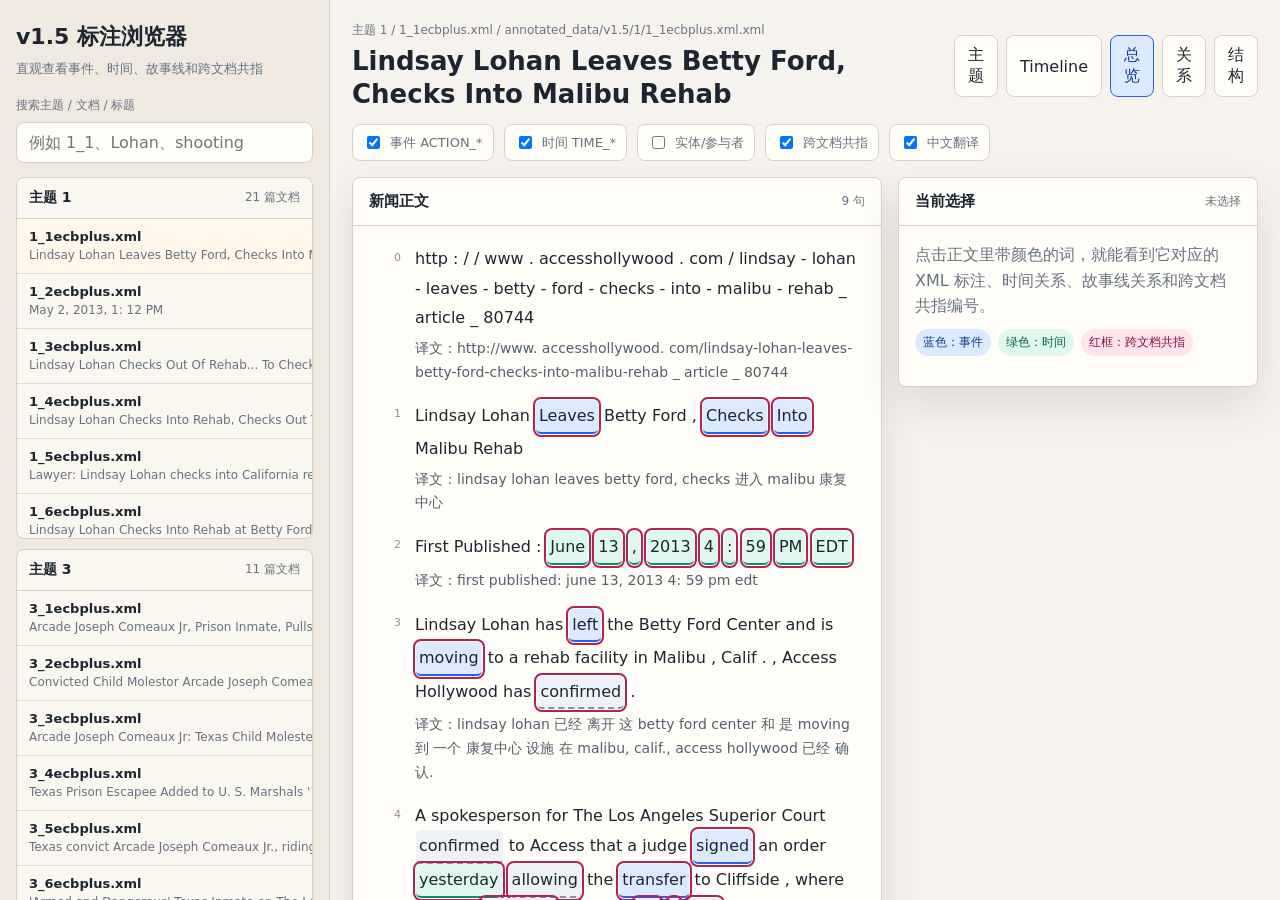
<file: yifeng_study/v15_viewer/index.html>
<!doctype html>
<html lang="zh-CN">
  <head>
    <meta charset="utf-8" />
    <meta name="viewport" content="width=device-width, initial-scale=1" />
    <title>ECB+ / ESC v1.5 标注浏览器</title>
    <link rel="stylesheet" href="styles.css" />
  </head>
  <body>
    <div class="app-shell">
      <aside class="sidebar">
        <div class="brand">
          <div>
            <h1>v1.5 标注浏览器</h1>
            <p>直观查看事件、时间、故事线和跨文档共指</p>
          </div>
        </div>

        <label class="search-box">
          <span>搜索主题 / 文档 / 标题</span>
          <input id="searchInput" type="search" placeholder="例如 1_1、Lohan、shooting" />
        </label>

        <div id="topicList" class="topic-list" aria-label="主题和文档列表"></div>
      </aside>

      <main class="workspace">
        <section class="topbar">
          <div>
            <div id="docKicker" class="kicker">正在加载数据</div>
            <h2 id="docTitle">请稍等</h2>
          </div>
          <div class="view-actions">
            <button class="icon-button" data-panel="topics" title="主题总览">主题</button>
            <button class="icon-button" data-panel="timelines" title="Aspect Timeline">Timeline</button>
            <button class="icon-button active" data-panel="overview" title="总览">总览</button>
            <button class="icon-button" data-panel="relations" title="关系">关系</button>
            <button class="icon-button" data-panel="raw" title="原始结构">结构</button>
          </div>
        </section>

        <section class="legend">
          <label><input type="checkbox" id="toggleEvents" checked /> 事件 ACTION_*</label>
          <label><input type="checkbox" id="toggleTimes" checked /> 时间 TIME_*</label>
          <label><input type="checkbox" id="toggleEntities" /> 实体/参与者</label>
          <label><input type="checkbox" id="toggleCoref" checked /> 跨文档共指</label>
          <label><input type="checkbox" id="toggleTranslation" checked /> 中文翻译</label>
        </section>

        <section id="overviewPanel" class="panel-grid">
          <article class="reader-pane">
            <div class="section-heading">
              <h3>新闻正文</h3>
              <span id="sentenceCount">0 句</span>
            </div>
            <div id="articleText" class="article-text"></div>
          </article>

          <aside class="detail-pane">
            <div class="section-heading">
              <h3>当前选择</h3>
              <span id="selectionBadge">未选择</span>
            </div>
            <div id="detailBox" class="detail-box"></div>
          </aside>
        </section>

        <section id="topicsPanel" class="topics-panel hidden">
          <div class="section-heading">
            <h3>主题核心内容</h3>
            <span id="topicSummaryCount">0</span>
          </div>
          <div class="timeline-rule-box">
            <h4>Aspect Timeline 构建思路</h4>
            <div class="rule-grid">
              <div>
                <strong>1. 统一 crisis aspect</strong>
                <p>所有 crisis 主题共用 7 个一级 aspect，不再为每个主题单独设计 aspect。</p>
              </div>
              <div>
                <strong>2. 只补前因</strong>
                <p>先找 aspect seed，再沿 PLOT_LINK 加入导致 seed 的前因事件，不加入后续结果。</p>
              </div>
              <div>
                <strong>3. 时间与共指合并</strong>
                <p>时间只用 TLINK、共指继承、UNKNOWN_TIME；同一共指簇合并为一个 timeline 点。</p>
              </div>
            </div>
          </div>
          <div id="topicOverview" class="topic-overview"></div>
        </section>

        <section id="relationsPanel" class="relations-panel hidden">
          <div class="relation-column">
            <div class="section-heading">
              <h3>故事线 PLOT_LINK</h3>
              <span id="plotCount">0</span>
            </div>
            <div id="plotLinks" class="relation-list"></div>
          </div>
          <div class="relation-column">
            <div class="section-heading">
              <h3>时间关系 TLINK</h3>
              <span id="tlinkCount">0</span>
            </div>
            <div id="tlinks" class="relation-list"></div>
          </div>
          <div class="relation-column">
            <div class="section-heading">
              <h3>跨文档共指</h3>
              <span id="corefCount">0</span>
            </div>
            <div id="corefLinks" class="relation-list"></div>
          </div>
        </section>

        <section id="timelinesPanel" class="timelines-panel hidden">
          <div class="section-heading">
            <h3>Crisis Aspect Timelines</h3>
            <span id="timelineSummaryCount">0</span>
          </div>
          <div class="timeline-note">
            <strong>规则</strong>
            <span>所有 crisis 主题共用 7 个一级 aspect；timeline 只补前因，时间只按 TLINK / 共指继承 / UNKNOWN_TIME，最后合并共指事件。</span>
          </div>
          <div id="timelineOverview" class="timeline-overview"></div>
        </section>

        <section id="rawPanel" class="raw-panel hidden">
          <div class="stats-grid" id="statsGrid"></div>
          <div class="split-list">
            <div>
              <div class="section-heading">
                <h3>Markables</h3>
                <span id="markableCount">0</span>
              </div>
              <div id="markableList" class="compact-list"></div>
            </div>
            <div>
              <div class="section-heading">
                <h3>关系类型统计</h3>
              </div>
              <div id="relationTypeList" class="compact-list"></div>
            </div>
          </div>
        </section>
      </main>
    </div>

    <script src="data/v15_data.js"></script>
    <script src="app.js"></script>
  </body>
</html>
</file>
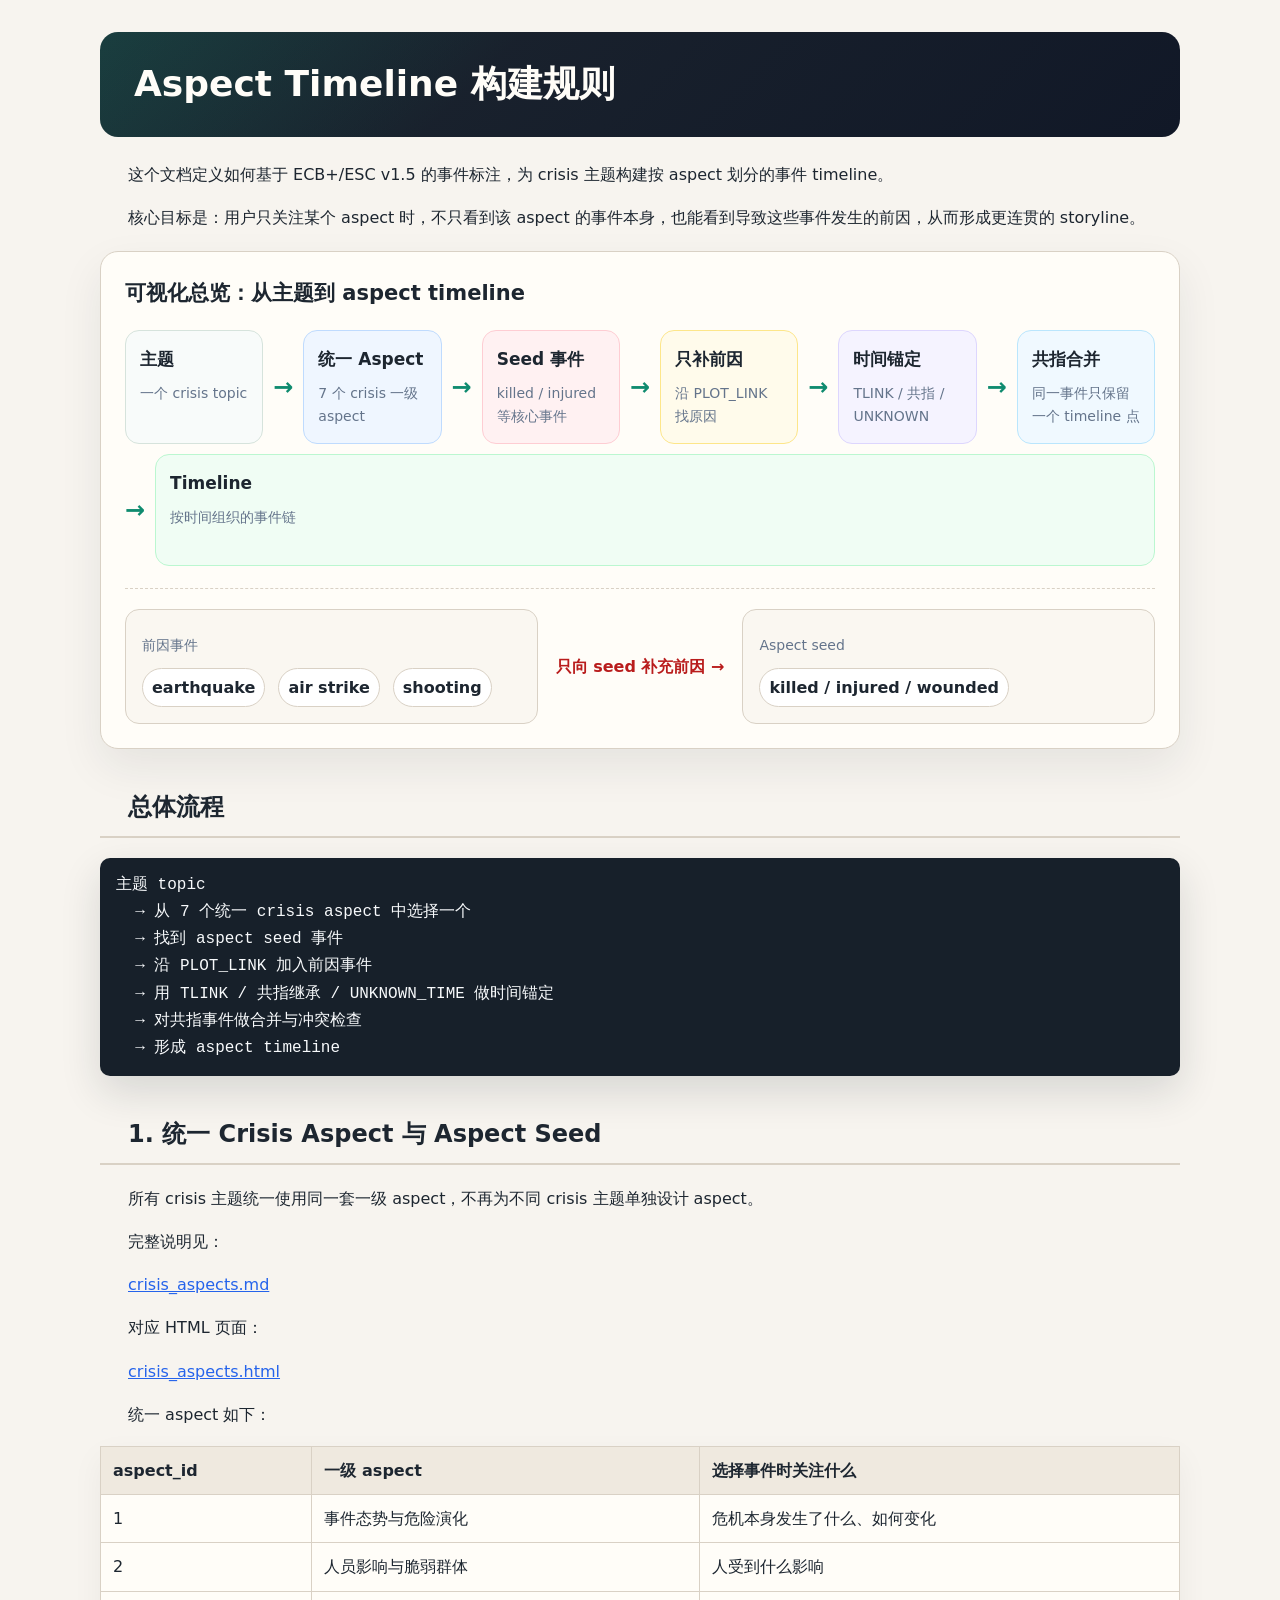
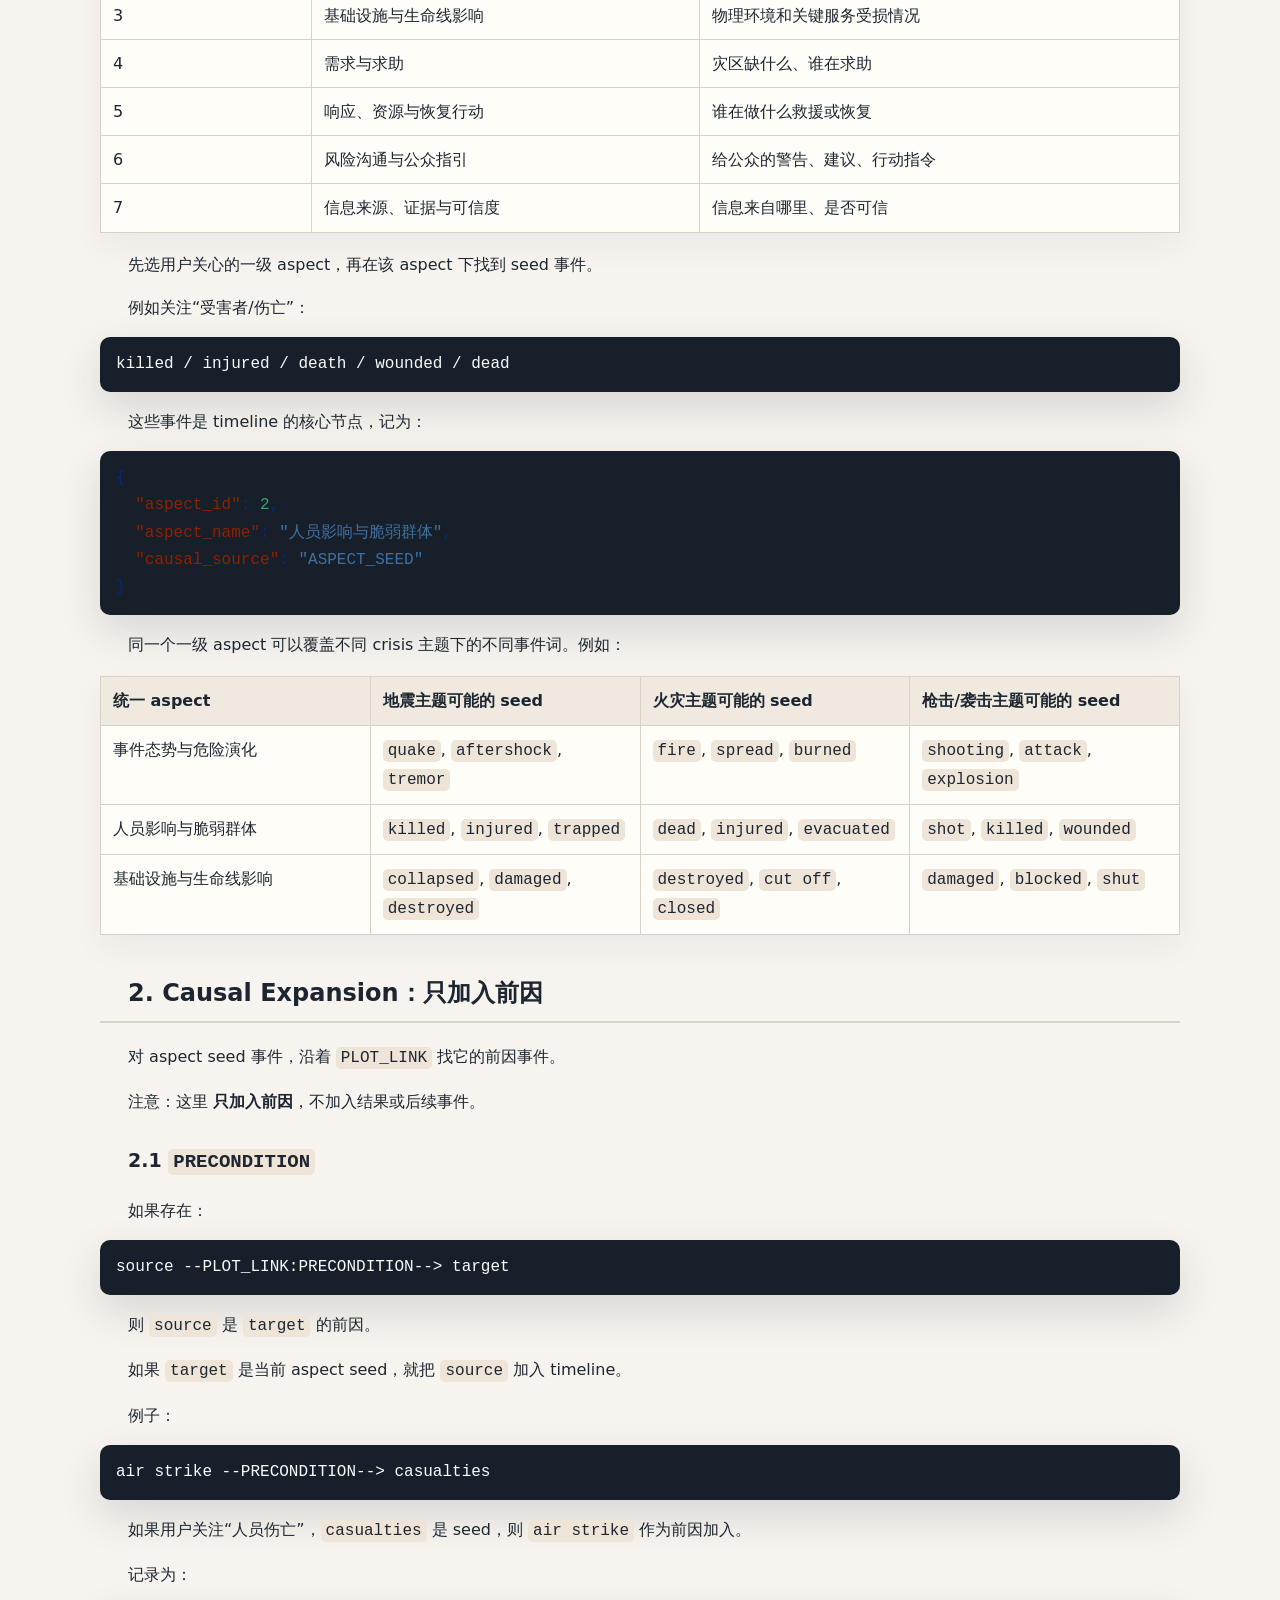
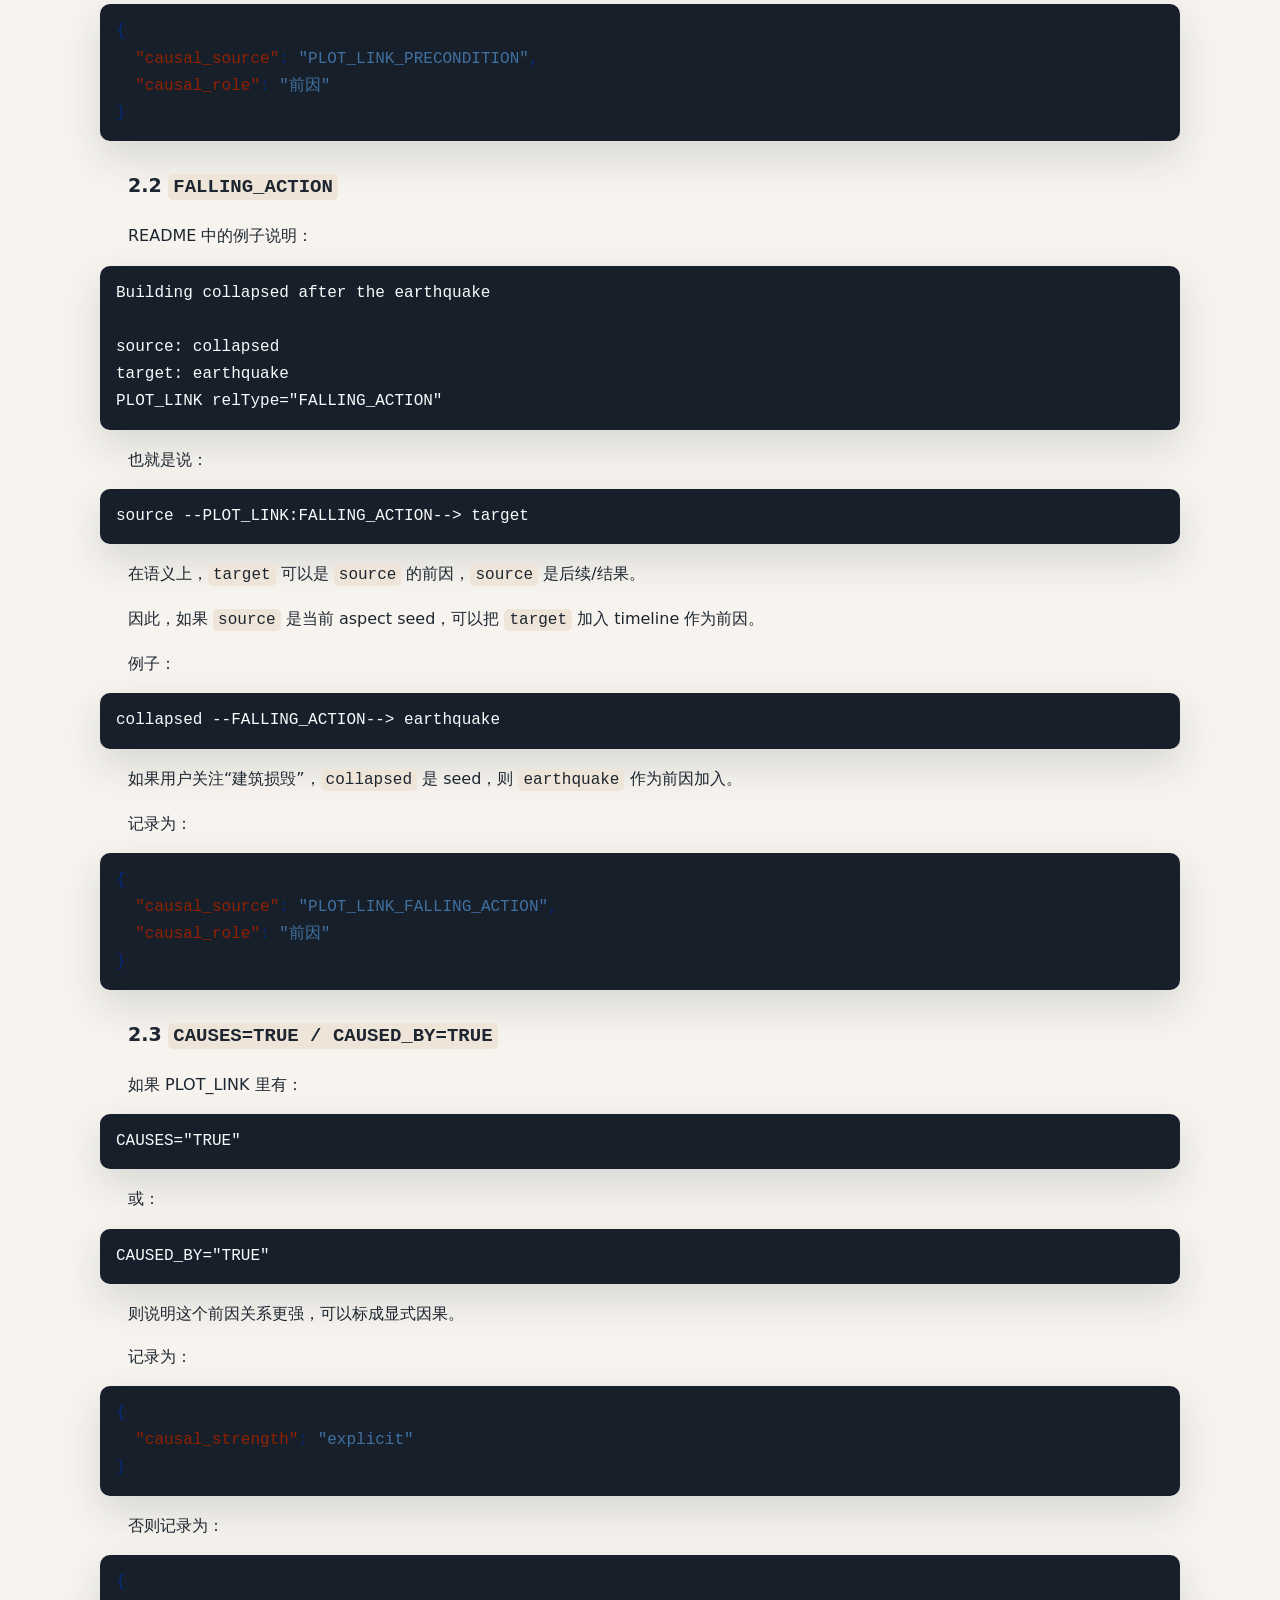
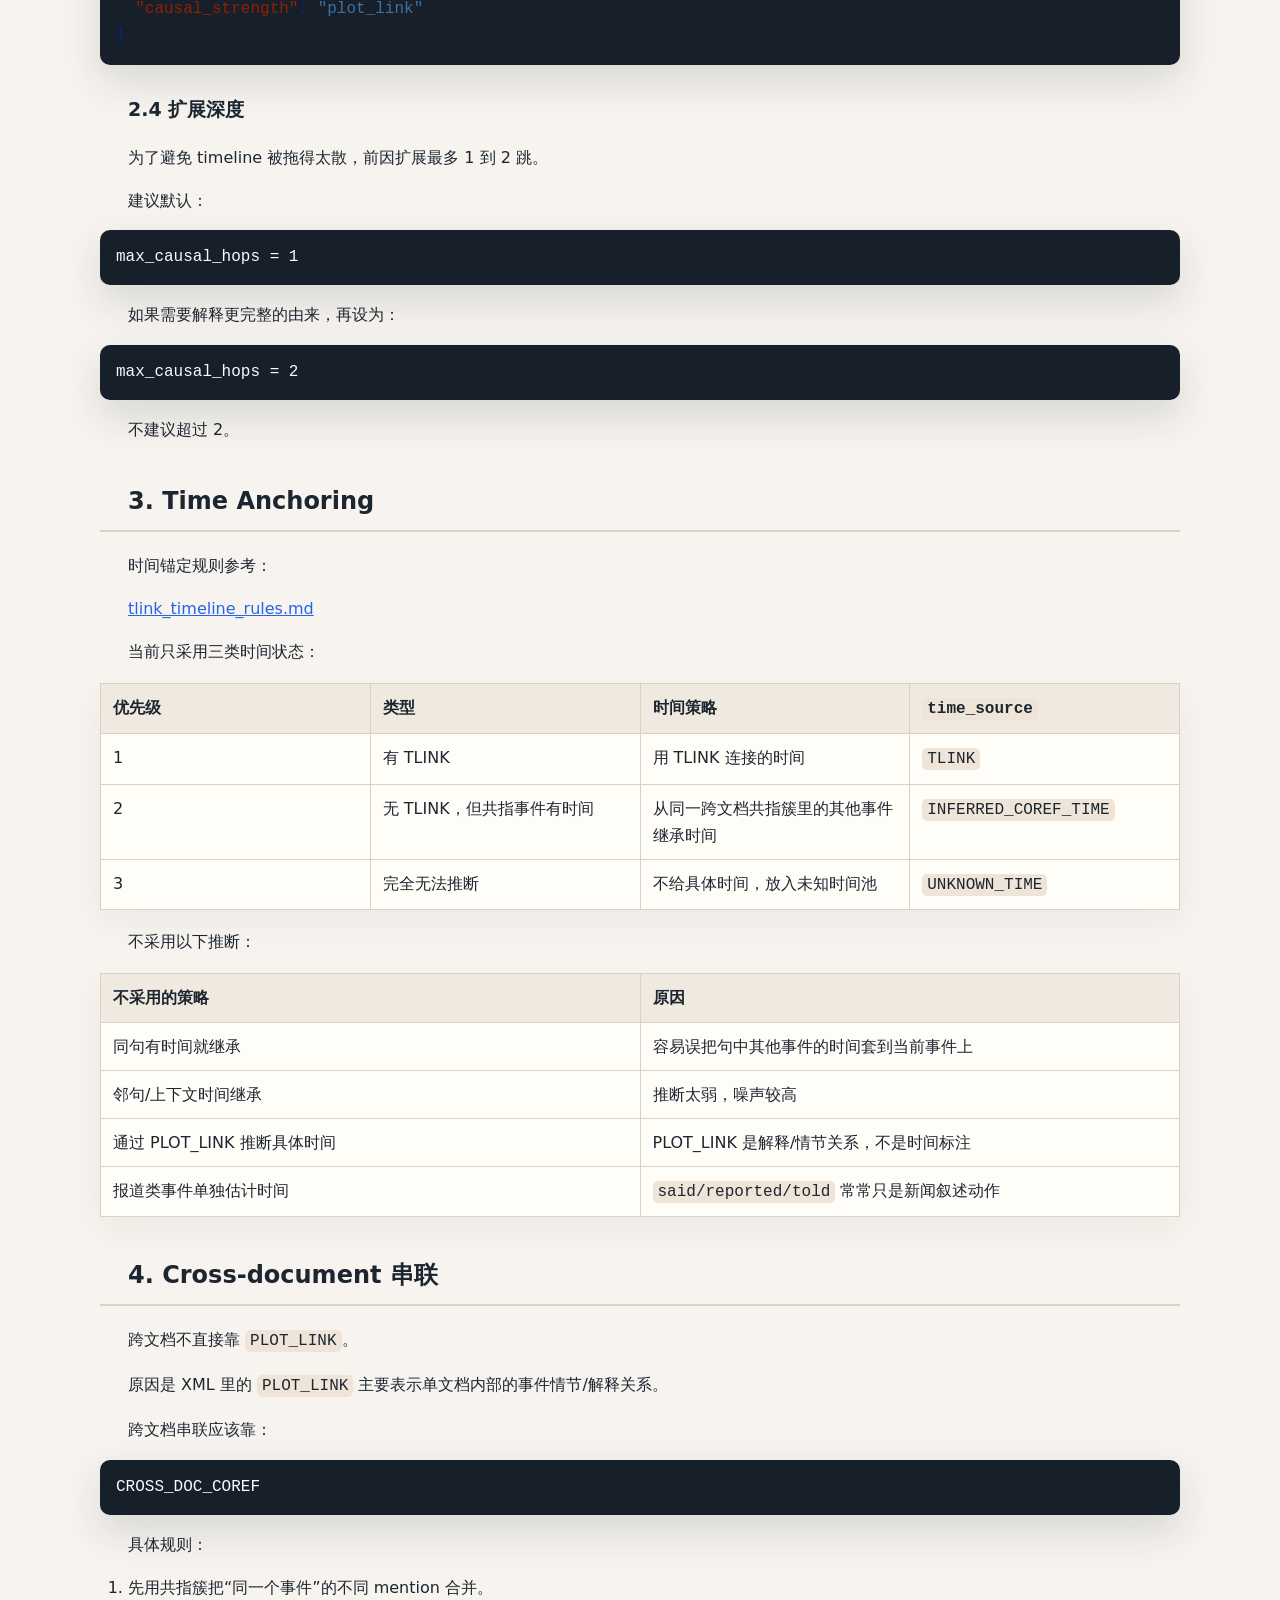
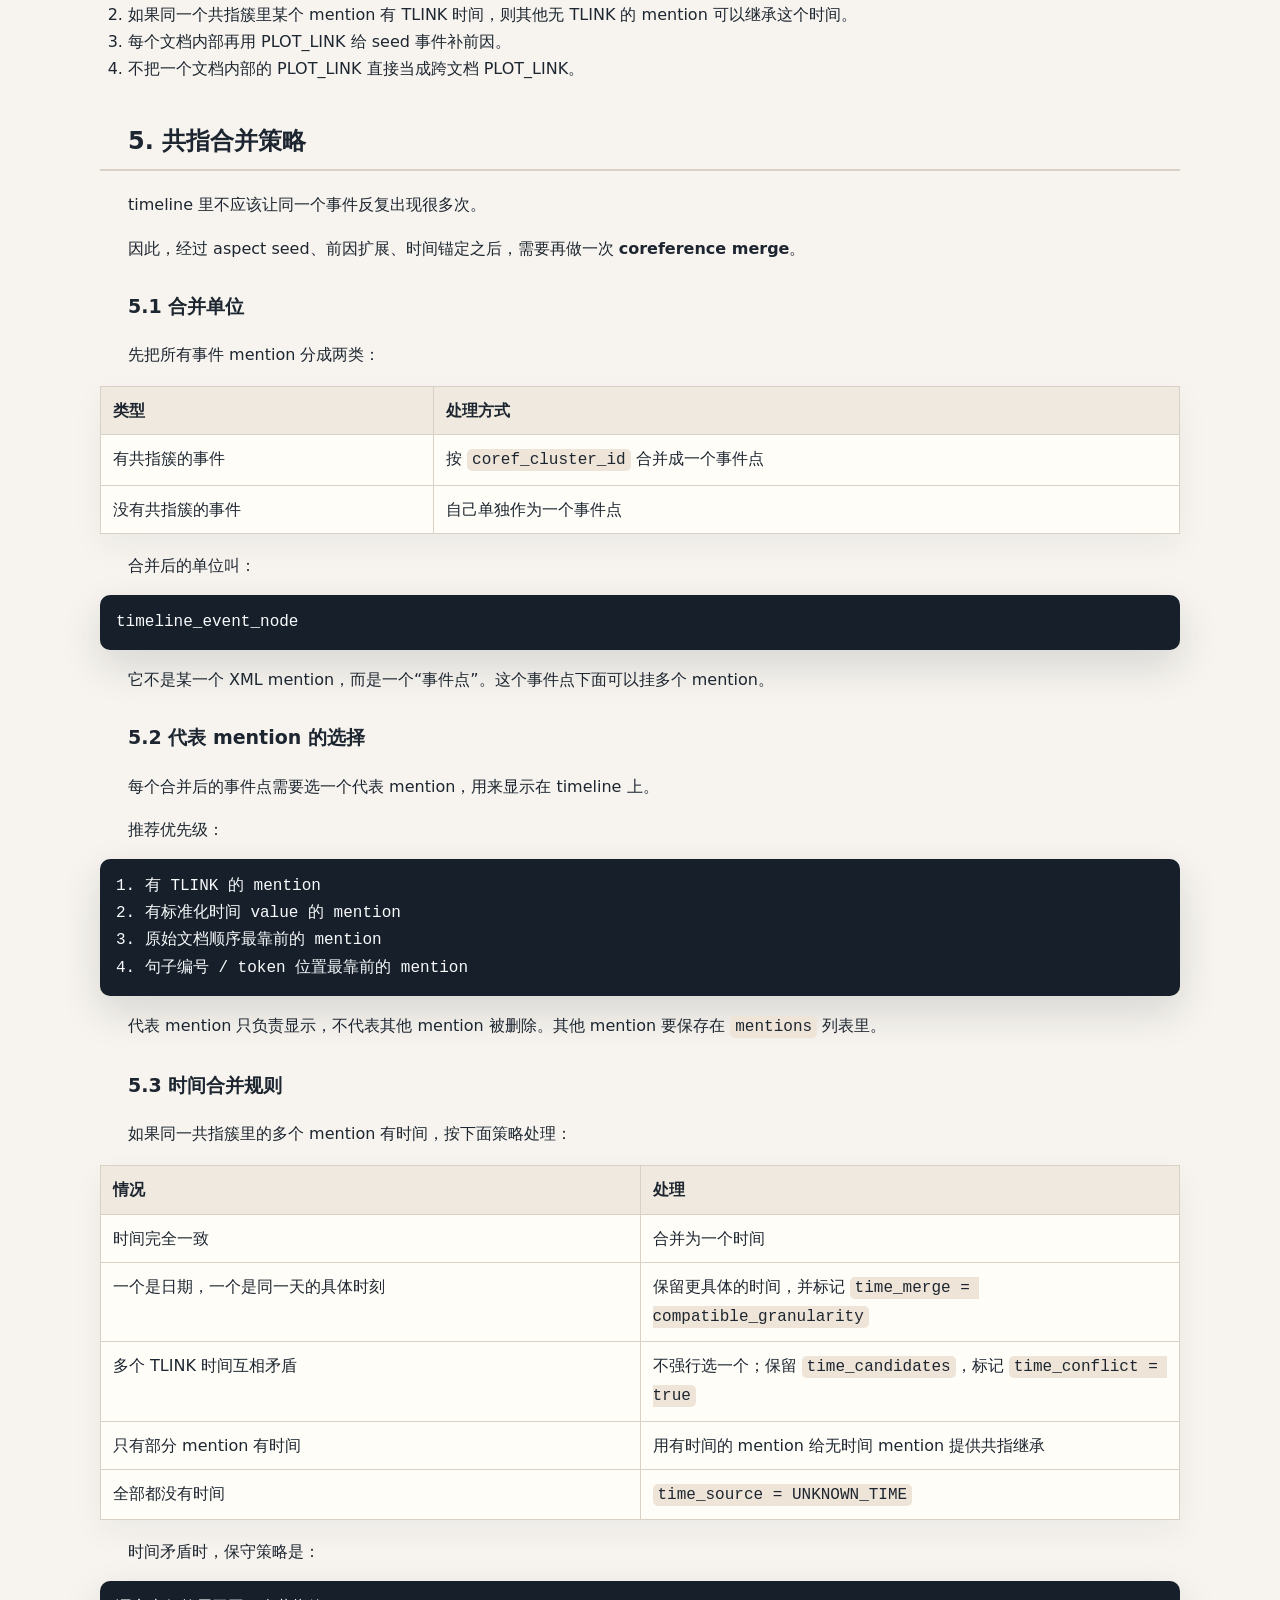
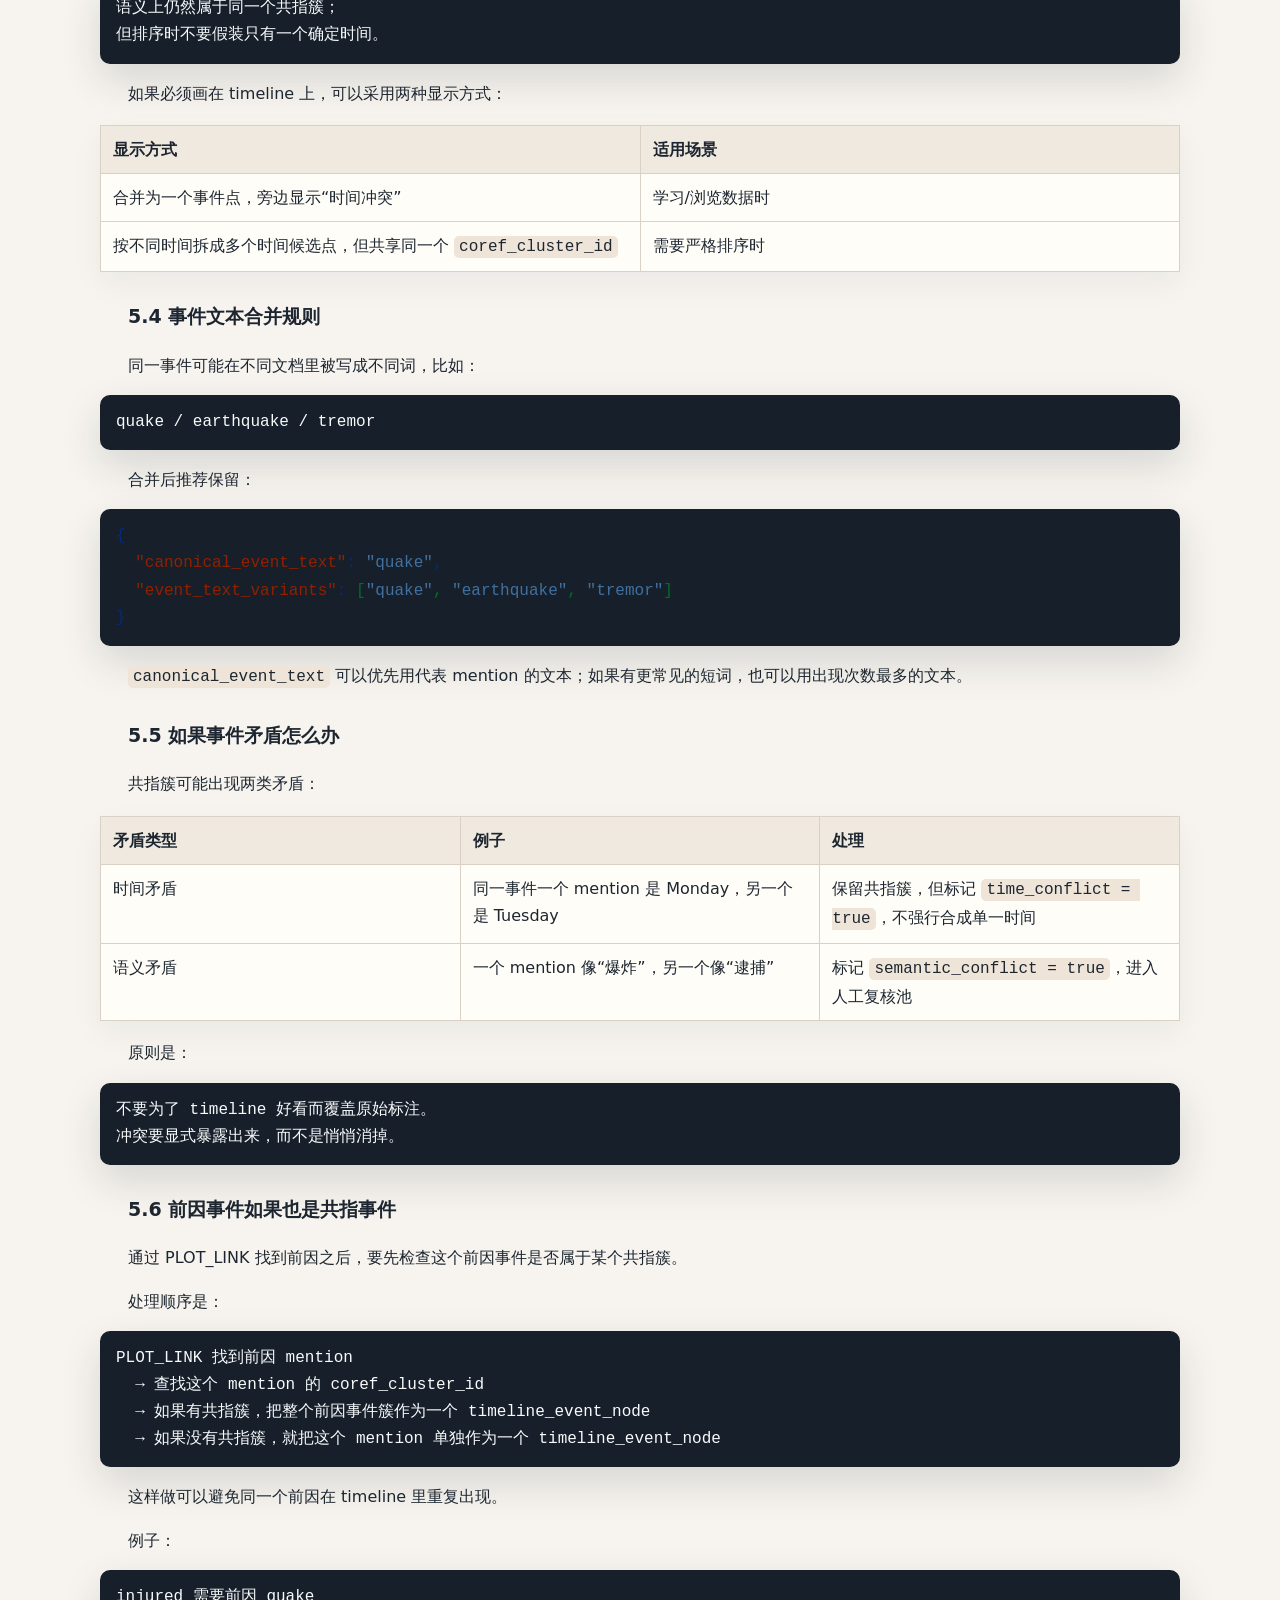
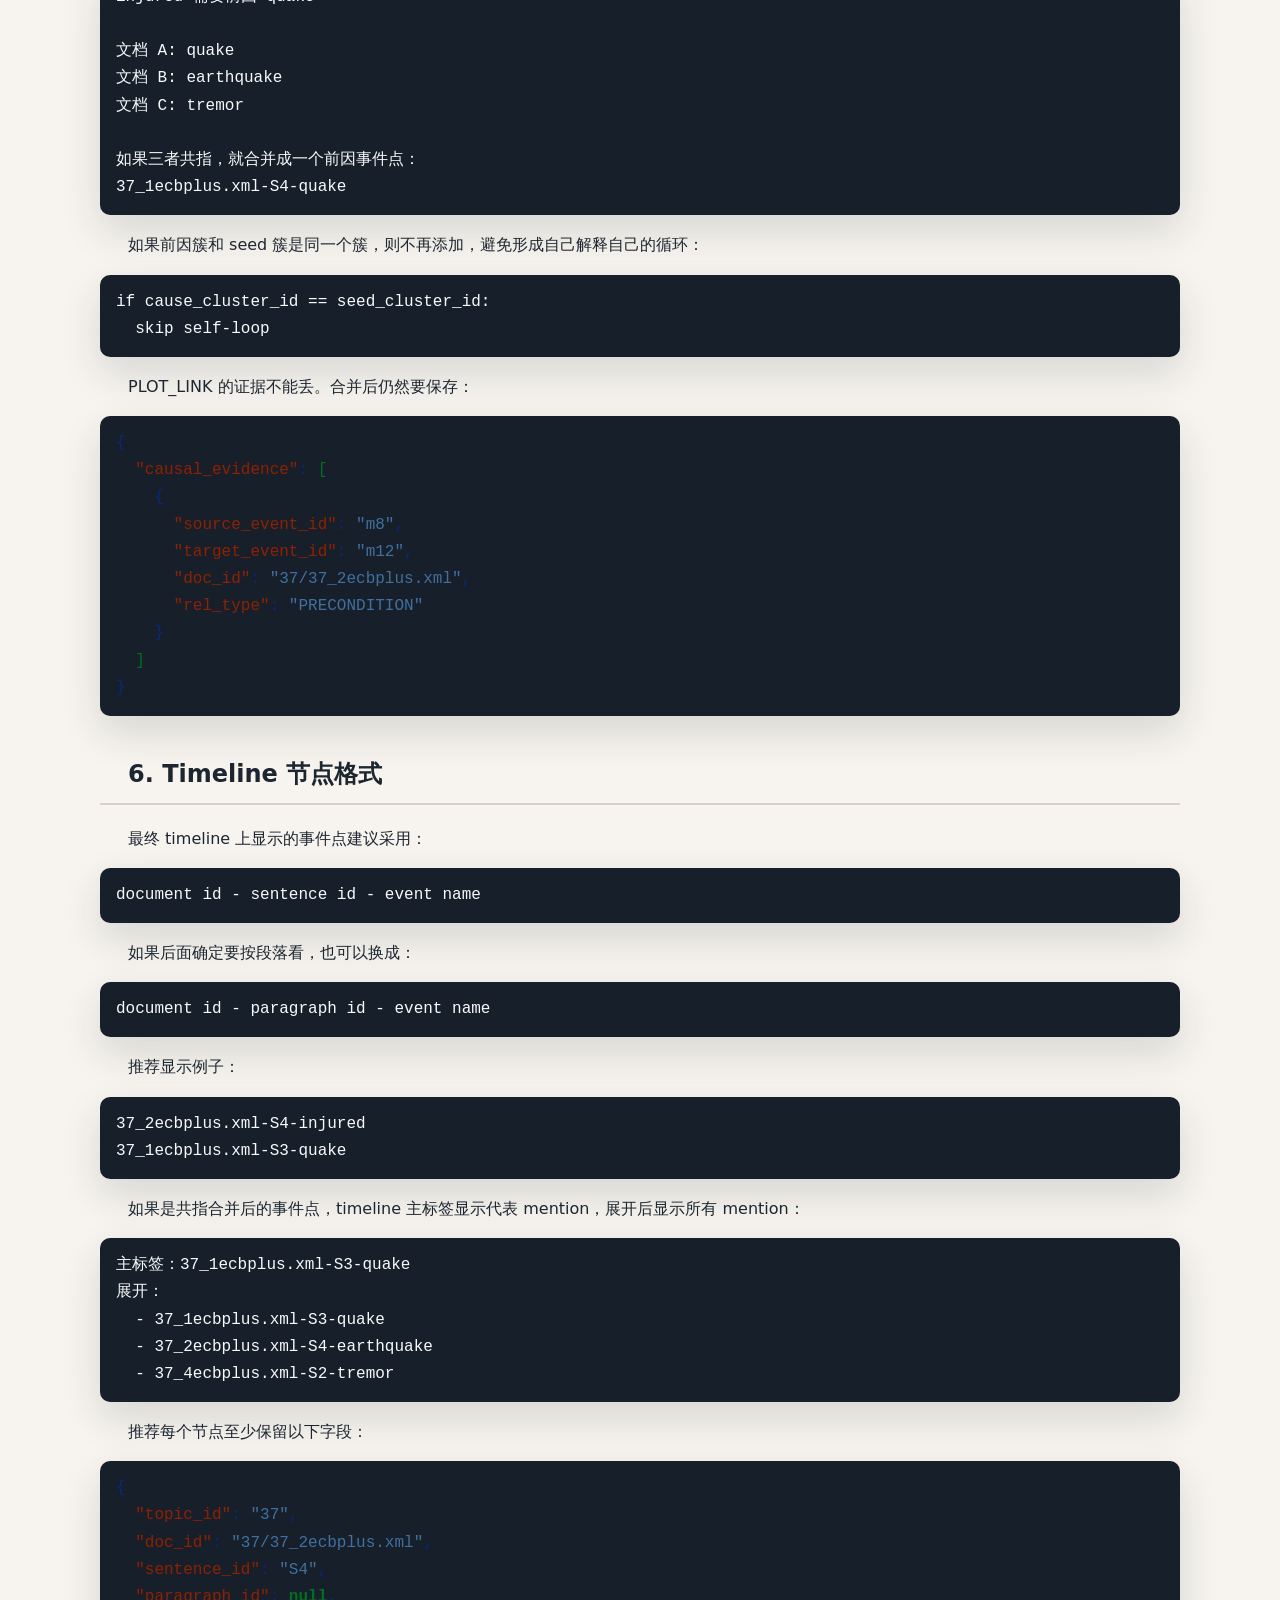
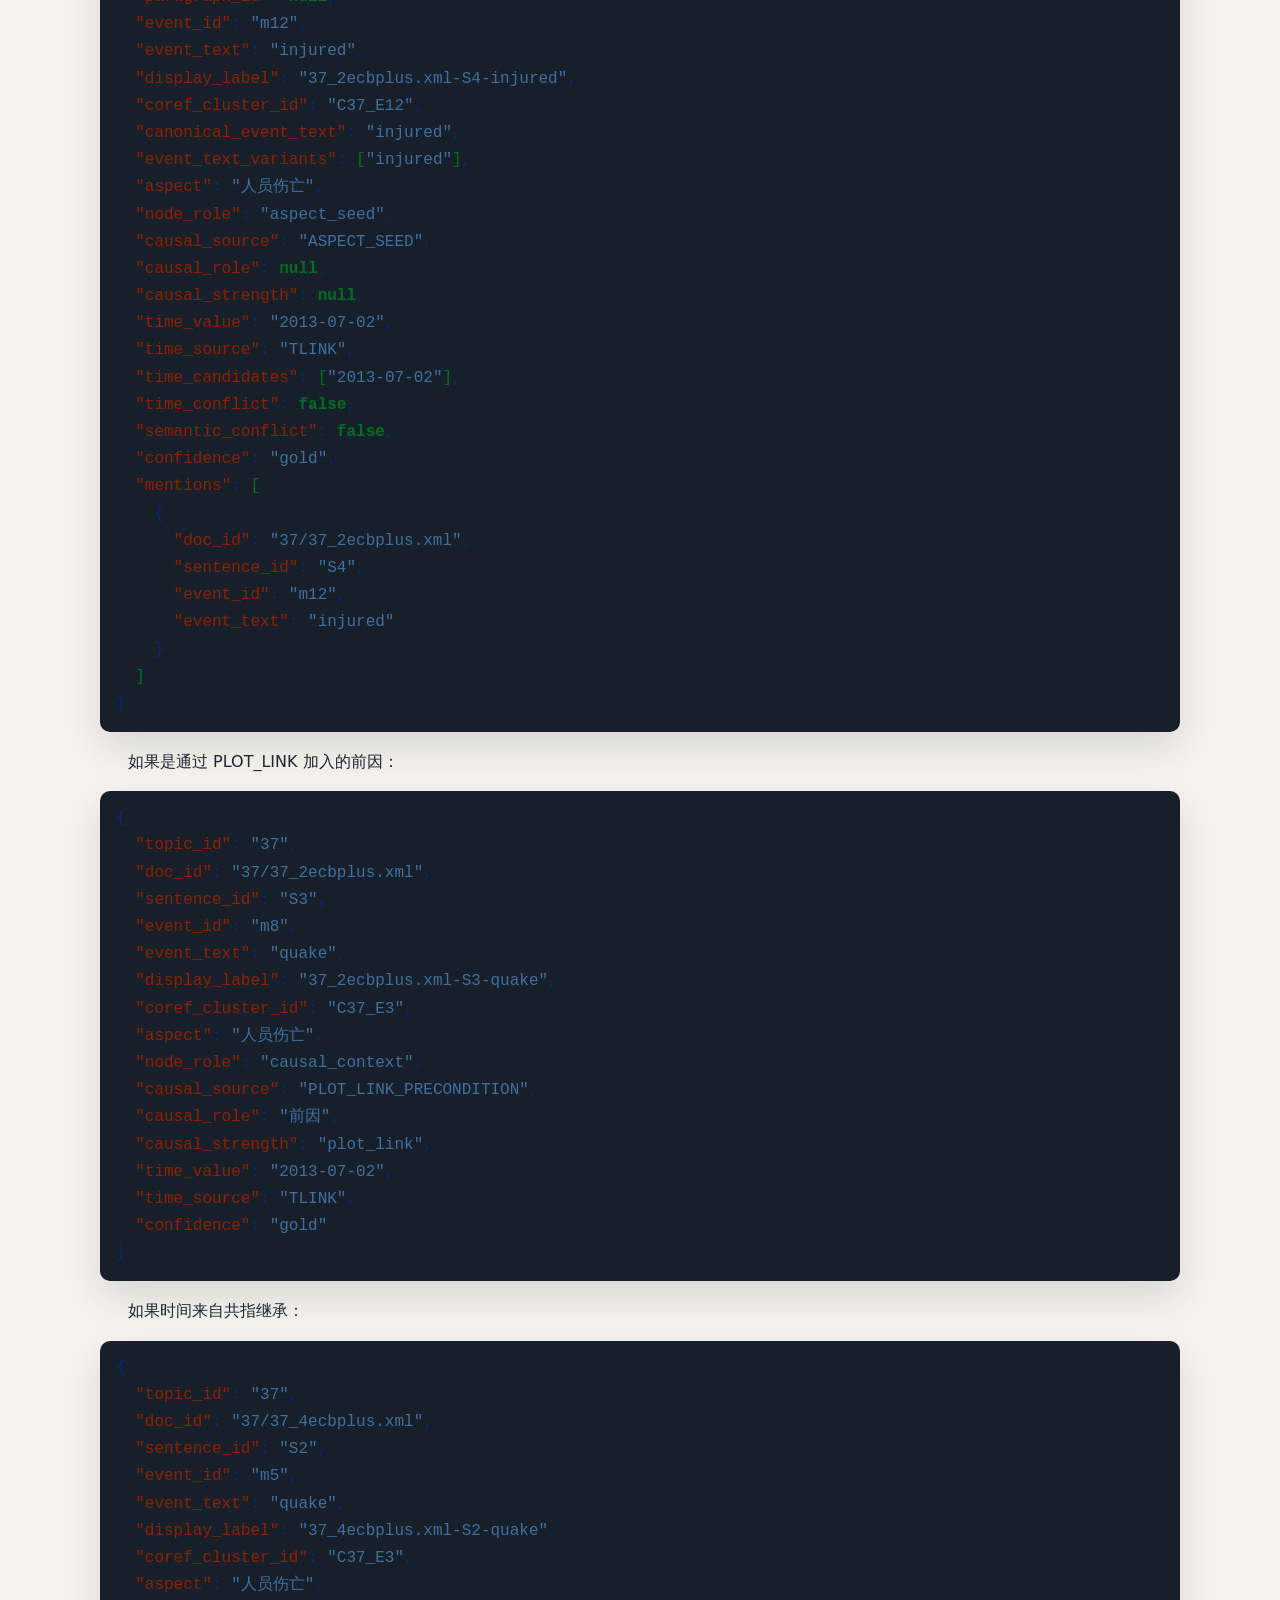
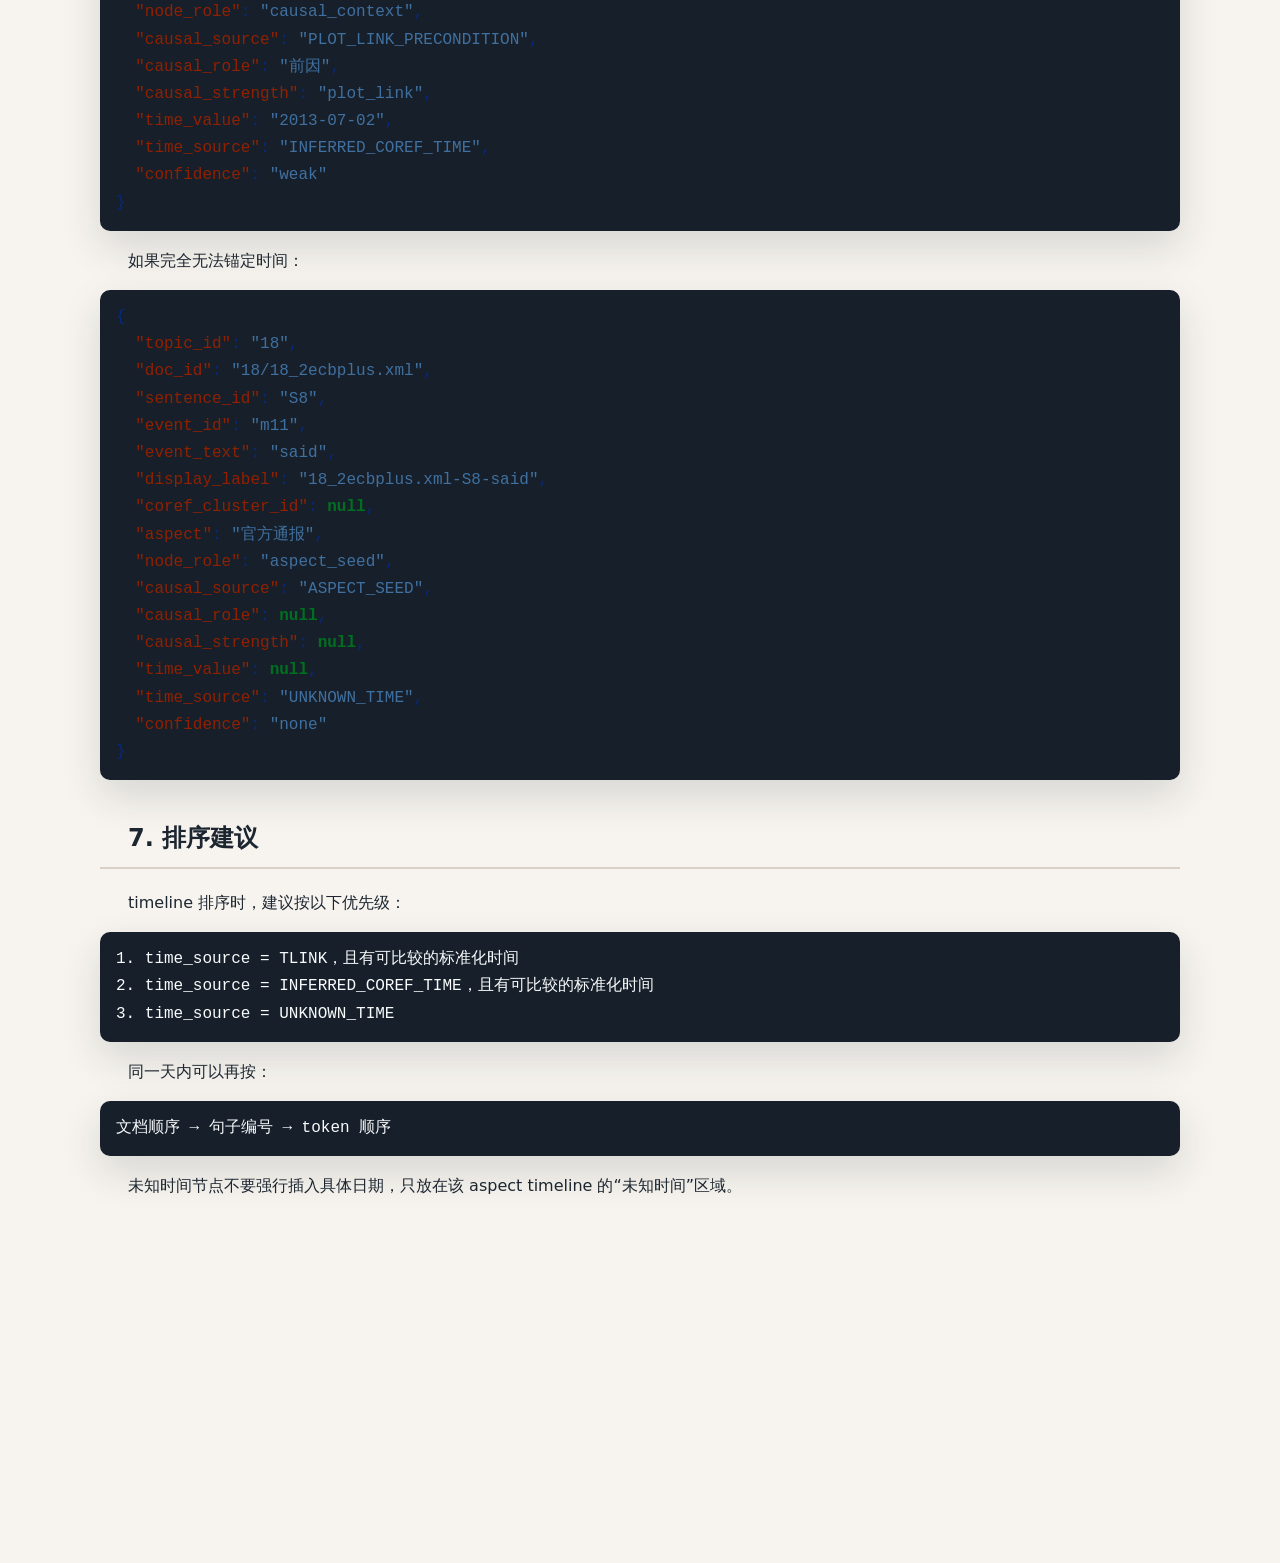
<file: yifeng_study/aspect_timeline_building_rules.html>
<!DOCTYPE html>
<html xmlns="http://www.w3.org/1999/xhtml" lang xml:lang>
<head>
  <meta charset="utf-8" />
  <meta name="generator" content="pandoc" />
  <meta name="viewport" content="width=device-width, initial-scale=1.0, user-scalable=yes" />
  <title>Aspect Timeline 构建规则</title>
  <style>

code{white-space: pre-wrap;}
span.smallcaps{font-variant: small-caps;}
div.columns{display: flex; gap: min(4vw, 1.5em);}
div.column{flex: auto; overflow-x: auto;}
div.hanging-indent{margin-left: 1.5em; text-indent: -1.5em;}

ul.task-list[class]{list-style: none;}
ul.task-list li input[type="checkbox"] {
font-size: inherit;
width: 0.8em;
margin: 0 0.8em 0.2em -1.6em;
vertical-align: middle;
}
.display.math{display: block; text-align: center; margin: 0.5rem auto;}

html { -webkit-text-size-adjust: 100%; }
pre > code.sourceCode { white-space: pre; position: relative; }
pre > code.sourceCode > span { display: inline-block; line-height: 1.25; }
pre > code.sourceCode > span:empty { height: 1.2em; }
.sourceCode { overflow: visible; }
code.sourceCode > span { color: inherit; text-decoration: inherit; }
div.sourceCode { margin: 1em 0; }
pre.sourceCode { margin: 0; }
@media screen {
div.sourceCode { overflow: auto; }
}
@media print {
pre > code.sourceCode { white-space: pre-wrap; }
pre > code.sourceCode > span { text-indent: -5em; padding-left: 5em; }
}
pre.numberSource code
{ counter-reset: source-line 0; }
pre.numberSource code > span
{ position: relative; left: -4em; counter-increment: source-line; }
pre.numberSource code > span > a:first-child::before
{ content: counter(source-line);
position: relative; left: -1em; text-align: right; vertical-align: baseline;
border: none; display: inline-block;
-webkit-touch-callout: none; -webkit-user-select: none;
-khtml-user-select: none; -moz-user-select: none;
-ms-user-select: none; user-select: none;
padding: 0 4px; width: 4em;
color: #aaaaaa;
}
pre.numberSource { margin-left: 3em; border-left: 1px solid #aaaaaa; padding-left: 4px; }
div.sourceCode
{ }
@media screen {
pre > code.sourceCode > span > a:first-child::before { text-decoration: underline; }
}
code span.al { color: #ff0000; font-weight: bold; } 
code span.an { color: #60a0b0; font-weight: bold; font-style: italic; } 
code span.at { color: #7d9029; } 
code span.bn { color: #40a070; } 
code span.bu { color: #008000; } 
code span.cf { color: #007020; font-weight: bold; } 
code span.ch { color: #4070a0; } 
code span.cn { color: #880000; } 
code span.co { color: #60a0b0; font-style: italic; } 
code span.cv { color: #60a0b0; font-weight: bold; font-style: italic; } 
code span.do { color: #ba2121; font-style: italic; } 
code span.dt { color: #902000; } 
code span.dv { color: #40a070; } 
code span.er { color: #ff0000; font-weight: bold; } 
code span.ex { } 
code span.fl { color: #40a070; } 
code span.fu { color: #06287e; } 
code span.im { color: #008000; font-weight: bold; } 
code span.in { color: #60a0b0; font-weight: bold; font-style: italic; } 
code span.kw { color: #007020; font-weight: bold; } 
code span.op { color: #666666; } 
code span.ot { color: #007020; } 
code span.pp { color: #bc7a00; } 
code span.sc { color: #4070a0; } 
code span.ss { color: #bb6688; } 
code span.st { color: #4070a0; } 
code span.va { color: #19177c; } 
code span.vs { color: #4070a0; } 
code span.wa { color: #60a0b0; font-weight: bold; font-style: italic; } 
</style>
  <style type="text/css">* {
box-sizing: border-box;
}
:root {
--paper: #f7f4ef;
--ink: #1d2630;
--muted: #64748b;
--line: #d9d1c5;
--panel: #fffdf8;
--dark: #17202a;
--green: #0f8b6f;
--blue: #2563eb;
--gold: #b7791f;
--rose: #b91c1c;
}
body {
margin: 0;
background: var(--paper);
color: var(--ink);
font-family: ui-sans-serif, system-ui, -apple-system, BlinkMacSystemFont, "PingFang SC", "Hiragino Sans GB", "Microsoft YaHei", sans-serif;
line-height: 1.7;
}
header#title-block-header {
display: none;
}
body > h1:first-of-type {
max-width: 1080px;
margin: 32px auto 24px;
padding: 30px 34px;
border-radius: 18px;
background:
linear-gradient(135deg, rgba(15, 139, 111, 0.24), transparent 36%),
linear-gradient(135deg, #1d2630, #111827);
color: #fffdf8;
font-size: 36px;
line-height: 1.24;
letter-spacing: 0;
word-break: keep-all;
overflow-wrap: break-word;
}
body > h2,
body > h3,
body > p,
body > ul,
body > ol,
body > table,
body > pre,
body > div.sourceCode,
body > blockquote,
body > .rule-visual,
body > .aspect-grid {
max-width: 1080px;
margin-left: auto;
margin-right: auto;
}
h2 {
margin-top: 38px;
border-bottom: 2px solid var(--line);
padding: 0 28px 8px;
font-size: 24px;
}
h3 {
margin-top: 28px;
padding: 0 28px;
font-size: 19px;
}
p,
ul,
ol,
pre,
table {
font-size: 16px;
}
p,
ul,
ol {
padding-left: 28px;
padding-right: 28px;
}
table {
width: calc(100% - 56px);
margin-top: 18px;
margin-bottom: 18px;
border-collapse: collapse;
background: var(--panel);
border: 1px solid var(--line);
box-shadow: 0 12px 30px rgba(29, 38, 48, 0.05);
}
th,
td {
border: 1px solid var(--line);
padding: 10px 12px;
vertical-align: top;
}
th {
background: #efe9df;
text-align: left;
}
code {
font-family: ui-monospace, SFMono-Regular, Menlo, Consolas, "Liberation Mono", monospace;
background: #eee4d8;
border-radius: 5px;
padding: 2px 5px;
}
pre,
div.sourceCode {
width: calc(100% - 56px);
margin-top: 16px;
margin-bottom: 16px;
overflow: auto;
background: var(--dark);
color: #f8fafc;
border-radius: 10px;
padding: 14px 16px;
box-shadow: 0 16px 40px rgba(23, 32, 42, 0.14);
}
div.sourceCode pre {
width: auto;
margin: 0;
padding: 0;
background: transparent;
box-shadow: none;
}
pre code,
div.sourceCode code {
background: transparent;
color: inherit;
padding: 0;
}
a {
color: var(--blue);
}
blockquote {
width: calc(100% - 56px);
margin-top: 16px;
margin-bottom: 16px;
border-left: 4px solid var(--green);
background: #eaf7ef;
padding: 10px 14px;
}
.rule-visual {
width: calc(100% - 56px);
margin-top: 20px;
margin-bottom: 34px;
padding: 24px;
border: 1px solid var(--line);
border-radius: 18px;
background: var(--panel);
box-shadow: 0 18px 44px rgba(29, 38, 48, 0.08);
}
.rule-visual h2 {
margin: 0 0 18px;
padding: 0;
border: 0;
font-size: 21px;
}
.flow-steps {
display: flex;
flex-wrap: wrap;
align-items: stretch;
gap: 10px;
}
.flow-card {
flex: 1 1 138px;
min-height: 112px;
padding: 14px;
border: 1px solid #d6e3dc;
border-radius: 14px;
background: #f8fbfa;
}
.flow-card strong,
.priority-card strong {
display: block;
font-size: 17px;
}
.flow-card span,
.priority-card p,
.seed-node span,
.cause-pool span {
display: block;
margin-top: 8px;
color: var(--muted);
font-size: 14px;
}
.flow-arrow {
align-self: center;
color: var(--green);
font-size: 24px;
font-weight: 800;
}
.flow-card.aspect { border-color: #bfdbfe; background: #eff6ff; }
.flow-card.seed { border-color: #fecdd3; background: #fff1f2; }
.flow-card.cause { border-color: #fde68a; background: #fffbeb; }
.flow-card.time { border-color: #ddd6fe; background: #f5f3ff; }
.flow-card.merge { border-color: #bae6fd; background: #f0f9ff; }
.flow-card.output { border-color: #bbf7d0; background: #f0fdf4; }
.aspect-grid {
display: grid;
grid-template-columns: repeat(7, minmax(116px, 1fr));
gap: 10px;
}
.aspect-card {
min-height: 150px;
padding: 14px;
border: 1px solid var(--line);
border-radius: 14px;
background: #f8fbfa;
}
.aspect-card b {
display: block;
font-size: 15px;
line-height: 1.45;
}
.aspect-card span {
display: block;
margin-top: 10px;
color: var(--muted);
font-size: 13px;
line-height: 1.55;
}
.aspect-card.a1 { background: #fff7ed; border-color: #fed7aa; }
.aspect-card.a2 { background: #fff1f2; border-color: #fecdd3; }
.aspect-card.a3 { background: #f0f9ff; border-color: #bae6fd; }
.aspect-card.a4 { background: #fffbeb; border-color: #fde68a; }
.aspect-card.a5 { background: #ecfdf5; border-color: #bbf7d0; }
.aspect-card.a6 { background: #eff6ff; border-color: #bfdbfe; }
.aspect-card.a7 { background: #f8fafc; border-color: #cbd5e1; }
.causal-board {
display: grid;
grid-template-columns: 1fr auto 1fr;
align-items: center;
gap: 18px;
margin-top: 22px;
padding-top: 20px;
border-top: 1px dashed var(--line);
}
.cause-pool,
.seed-node {
min-height: 112px;
padding: 16px;
border-radius: 14px;
border: 1px solid var(--line);
background: #faf7f1;
}
.cause-pool b,
.seed-node b {
display: inline-block;
margin: 10px 8px 0 0;
padding: 5px 9px;
border-radius: 999px;
background: #ffffff;
border: 1px solid var(--line);
}
.cause-arrow {
color: var(--rose);
font-weight: 800;
text-align: center;
}
.priority-lanes {
display: grid;
grid-template-columns: repeat(3, minmax(0, 1fr));
gap: 14px;
}
.priority-card {
position: relative;
min-height: 178px;
padding: 18px 16px 16px;
border-radius: 16px;
border: 1px solid var(--line);
background: #faf7f1;
}
.priority-num {
display: inline-grid;
width: 34px;
height: 34px;
margin-bottom: 12px;
place-items: center;
border-radius: 50%;
color: #fff;
font-weight: 800;
}
.priority-card.gold .priority-num { background: var(--gold); }
.priority-card.weak .priority-num { background: var(--green); }
.priority-card.unknown .priority-num { background: var(--muted); }
.priority-card.gold { background: #fffbeb; border-color: #fde68a; }
.priority-card.weak { background: #ecfdf5; border-color: #bbf7d0; }
.priority-card.unknown { background: #f8fafc; border-color: #cbd5e1; }
.priority-card code {
display: inline-block;
margin-top: 8px;
white-space: normal;
}
.mini-example {
display: grid;
grid-template-columns: repeat(3, minmax(0, 1fr));
gap: 10px;
margin-top: 16px;
}
.mini-example span {
padding: 10px 12px;
border-radius: 12px;
background: #17202a;
color: #f8fafc;
font-size: 14px;
}
@media (max-width: 780px) {
body > h1:first-of-type {
margin: 16px 14px 18px;
padding: 24px 22px;
font-size: 28px;
}
body > h2,
body > h3,
body > p,
body > ul,
body > ol,
body > table,
body > pre,
body > div.sourceCode,
body > blockquote,
body > .rule-visual,
body > .aspect-grid {
width: calc(100% - 28px);
}
p,
ul,
ol,
h2,
h3 {
padding-left: 14px;
padding-right: 14px;
}
.flow-arrow {
display: none;
}
.causal-board,
.priority-lanes,
.mini-example,
.aspect-grid {
grid-template-columns: 1fr;
}
.cause-arrow {
text-align: left;
}
}
</style>
</head>
<body>
<header id="title-block-header">
<h1 class="title">Aspect Timeline 构建规则</h1>
</header>
<h1 id="aspect-timeline-构建规则">Aspect Timeline 构建规则</h1>
<p>这个文档定义如何基于 ECB+/ESC v1.5 的事件标注，为 crisis 主题构建按
aspect 划分的事件 timeline。</p>
<p>核心目标是：用户只关注某个 aspect 时，不只看到该 aspect
的事件本身，也能看到导致这些事件发生的前因，从而形成更连贯的
storyline。</p>
<section class="rule-visual">
  <h2>可视化总览：从主题到 aspect timeline</h2>
  <div class="flow-steps">
    <div class="flow-card topic"><strong>主题</strong><span>一个 crisis topic</span></div>
    <div class="flow-arrow">→</div>
    <div class="flow-card aspect"><strong>统一 Aspect</strong><span>7 个 crisis 一级 aspect</span></div>
    <div class="flow-arrow">→</div>
    <div class="flow-card seed"><strong>Seed 事件</strong><span>killed / injured 等核心事件</span></div>
    <div class="flow-arrow">→</div>
    <div class="flow-card cause"><strong>只补前因</strong><span>沿 PLOT_LINK 找原因</span></div>
    <div class="flow-arrow">→</div>
    <div class="flow-card time"><strong>时间锚定</strong><span>TLINK / 共指 / UNKNOWN</span></div>
    <div class="flow-arrow">→</div>
    <div class="flow-card merge"><strong>共指合并</strong><span>同一事件只保留一个 timeline 点</span></div>
    <div class="flow-arrow">→</div>
    <div class="flow-card output"><strong>Timeline</strong><span>按时间组织的事件链</span></div>
  </div>
  <div class="causal-board">
    <div class="cause-pool">
      <span>前因事件</span>
      <b>earthquake</b>
      <b>air strike</b>
      <b>shooting</b>
    </div>
    <div class="cause-arrow">只向 seed 补充前因 →</div>
    <div class="seed-node">
      <span>Aspect seed</span>
      <b>killed / injured / wounded</b>
    </div>
  </div>
</section>
<h2 id="总体流程">总体流程</h2>
<pre class="text"><code>主题 topic
  → 从 7 个统一 crisis aspect 中选择一个
  → 找到 aspect seed 事件
  → 沿 PLOT_LINK 加入前因事件
  → 用 TLINK / 共指继承 / UNKNOWN_TIME 做时间锚定
  → 对共指事件做合并与冲突检查
  → 形成 aspect timeline</code></pre>
<h2 id="统一-crisis-aspect-与-aspect-seed">1. 统一 Crisis Aspect 与
Aspect Seed</h2>
<p>所有 crisis 主题统一使用同一套一级 aspect，不再为不同 crisis
主题单独设计 aspect。</p>
<p>完整说明见：</p>
<p><a href="/Users/luyifeng/Documents/GitHub/EventStoryLine/yifeng_study/crisis_aspects.md">crisis_aspects.md</a></p>
<p>对应 HTML 页面：</p>
<p><a href="/Users/luyifeng/Documents/GitHub/EventStoryLine/yifeng_study/crisis_aspects.html">crisis_aspects.html</a></p>
<p>统一 aspect 如下：</p>
<table>
<thead>
<tr>
<th>aspect_id</th>
<th>一级 aspect</th>
<th>选择事件时关注什么</th>
</tr>
</thead>
<tbody>
<tr>
<td>1</td>
<td>事件态势与危险演化</td>
<td>危机本身发生了什么、如何变化</td>
</tr>
<tr>
<td>2</td>
<td>人员影响与脆弱群体</td>
<td>人受到什么影响</td>
</tr>
<tr>
<td>3</td>
<td>基础设施与生命线影响</td>
<td>物理环境和关键服务受损情况</td>
</tr>
<tr>
<td>4</td>
<td>需求与求助</td>
<td>灾区缺什么、谁在求助</td>
</tr>
<tr>
<td>5</td>
<td>响应、资源与恢复行动</td>
<td>谁在做什么救援或恢复</td>
</tr>
<tr>
<td>6</td>
<td>风险沟通与公众指引</td>
<td>给公众的警告、建议、行动指令</td>
</tr>
<tr>
<td>7</td>
<td>信息来源、证据与可信度</td>
<td>信息来自哪里、是否可信</td>
</tr>
</tbody>
</table>
<p>先选用户关心的一级 aspect，再在该 aspect 下找到 seed 事件。</p>
<p>例如关注“受害者/伤亡”：</p>
<pre class="text"><code>killed / injured / death / wounded / dead</code></pre>
<p>这些事件是 timeline 的核心节点，记为：</p>
<div class="sourceCode" id="cb3"><pre class="sourceCode json"><code class="sourceCode json"><span id="cb3-1"><a href="#cb3-1" aria-hidden="true" tabindex="-1"></a><span class="fu">{</span></span>
<span id="cb3-2"><a href="#cb3-2" aria-hidden="true" tabindex="-1"></a>  <span class="dt">&quot;aspect_id&quot;</span><span class="fu">:</span> <span class="dv">2</span><span class="fu">,</span></span>
<span id="cb3-3"><a href="#cb3-3" aria-hidden="true" tabindex="-1"></a>  <span class="dt">&quot;aspect_name&quot;</span><span class="fu">:</span> <span class="st">&quot;人员影响与脆弱群体&quot;</span><span class="fu">,</span></span>
<span id="cb3-4"><a href="#cb3-4" aria-hidden="true" tabindex="-1"></a>  <span class="dt">&quot;causal_source&quot;</span><span class="fu">:</span> <span class="st">&quot;ASPECT_SEED&quot;</span></span>
<span id="cb3-5"><a href="#cb3-5" aria-hidden="true" tabindex="-1"></a><span class="fu">}</span></span></code></pre></div>
<p>同一个一级 aspect 可以覆盖不同 crisis 主题下的不同事件词。例如：</p>
<table>
<colgroup>
<col style="width: 25%" />
<col style="width: 25%" />
<col style="width: 25%" />
<col style="width: 25%" />
</colgroup>
<thead>
<tr>
<th>统一 aspect</th>
<th>地震主题可能的 seed</th>
<th>火灾主题可能的 seed</th>
<th>枪击/袭击主题可能的 seed</th>
</tr>
</thead>
<tbody>
<tr>
<td>事件态势与危险演化</td>
<td><code>quake</code>, <code>aftershock</code>,
<code>tremor</code></td>
<td><code>fire</code>, <code>spread</code>, <code>burned</code></td>
<td><code>shooting</code>, <code>attack</code>,
<code>explosion</code></td>
</tr>
<tr>
<td>人员影响与脆弱群体</td>
<td><code>killed</code>, <code>injured</code>, <code>trapped</code></td>
<td><code>dead</code>, <code>injured</code>, <code>evacuated</code></td>
<td><code>shot</code>, <code>killed</code>, <code>wounded</code></td>
</tr>
<tr>
<td>基础设施与生命线影响</td>
<td><code>collapsed</code>, <code>damaged</code>,
<code>destroyed</code></td>
<td><code>destroyed</code>, <code>cut off</code>,
<code>closed</code></td>
<td><code>damaged</code>, <code>blocked</code>, <code>shut</code></td>
</tr>
</tbody>
</table>
<h2 id="causal-expansion只加入前因">2. Causal Expansion：只加入前因</h2>
<p>对 aspect seed 事件，沿着 <code>PLOT_LINK</code> 找它的前因事件。</p>
<p>注意：这里 <strong>只加入前因</strong>，不加入结果或后续事件。</p>
<h3 id="precondition">2.1 <code>PRECONDITION</code></h3>
<p>如果存在：</p>
<pre class="text"><code>source --PLOT_LINK:PRECONDITION--&gt; target</code></pre>
<p>则 <code>source</code> 是 <code>target</code> 的前因。</p>
<p>如果 <code>target</code> 是当前 aspect seed，就把 <code>source</code>
加入 timeline。</p>
<p>例子：</p>
<pre class="text"><code>air strike --PRECONDITION--&gt; casualties</code></pre>
<p>如果用户关注“人员伤亡”，<code>casualties</code> 是 seed，则
<code>air strike</code> 作为前因加入。</p>
<p>记录为：</p>
<div class="sourceCode" id="cb6"><pre class="sourceCode json"><code class="sourceCode json"><span id="cb6-1"><a href="#cb6-1" aria-hidden="true" tabindex="-1"></a><span class="fu">{</span></span>
<span id="cb6-2"><a href="#cb6-2" aria-hidden="true" tabindex="-1"></a>  <span class="dt">&quot;causal_source&quot;</span><span class="fu">:</span> <span class="st">&quot;PLOT_LINK_PRECONDITION&quot;</span><span class="fu">,</span></span>
<span id="cb6-3"><a href="#cb6-3" aria-hidden="true" tabindex="-1"></a>  <span class="dt">&quot;causal_role&quot;</span><span class="fu">:</span> <span class="st">&quot;前因&quot;</span></span>
<span id="cb6-4"><a href="#cb6-4" aria-hidden="true" tabindex="-1"></a><span class="fu">}</span></span></code></pre></div>
<h3 id="falling_action">2.2 <code>FALLING_ACTION</code></h3>
<p>README 中的例子说明：</p>
<pre class="text"><code>Building collapsed after the earthquake

source: collapsed
target: earthquake
PLOT_LINK relType=&quot;FALLING_ACTION&quot;</code></pre>
<p>也就是说：</p>
<pre class="text"><code>source --PLOT_LINK:FALLING_ACTION--&gt; target</code></pre>
<p>在语义上，<code>target</code> 可以是 <code>source</code>
的前因，<code>source</code> 是后续/结果。</p>
<p>因此，如果 <code>source</code> 是当前 aspect seed，可以把
<code>target</code> 加入 timeline 作为前因。</p>
<p>例子：</p>
<pre class="text"><code>collapsed --FALLING_ACTION--&gt; earthquake</code></pre>
<p>如果用户关注“建筑损毁”，<code>collapsed</code> 是 seed，则
<code>earthquake</code> 作为前因加入。</p>
<p>记录为：</p>
<div class="sourceCode" id="cb10"><pre class="sourceCode json"><code class="sourceCode json"><span id="cb10-1"><a href="#cb10-1" aria-hidden="true" tabindex="-1"></a><span class="fu">{</span></span>
<span id="cb10-2"><a href="#cb10-2" aria-hidden="true" tabindex="-1"></a>  <span class="dt">&quot;causal_source&quot;</span><span class="fu">:</span> <span class="st">&quot;PLOT_LINK_FALLING_ACTION&quot;</span><span class="fu">,</span></span>
<span id="cb10-3"><a href="#cb10-3" aria-hidden="true" tabindex="-1"></a>  <span class="dt">&quot;causal_role&quot;</span><span class="fu">:</span> <span class="st">&quot;前因&quot;</span></span>
<span id="cb10-4"><a href="#cb10-4" aria-hidden="true" tabindex="-1"></a><span class="fu">}</span></span></code></pre></div>
<h3 id="causestrue-caused_bytrue">2.3
<code>CAUSES=TRUE / CAUSED_BY=TRUE</code></h3>
<p>如果 PLOT_LINK 里有：</p>
<pre class="text"><code>CAUSES=&quot;TRUE&quot;</code></pre>
<p>或：</p>
<pre class="text"><code>CAUSED_BY=&quot;TRUE&quot;</code></pre>
<p>则说明这个前因关系更强，可以标成显式因果。</p>
<p>记录为：</p>
<div class="sourceCode" id="cb13"><pre class="sourceCode json"><code class="sourceCode json"><span id="cb13-1"><a href="#cb13-1" aria-hidden="true" tabindex="-1"></a><span class="fu">{</span></span>
<span id="cb13-2"><a href="#cb13-2" aria-hidden="true" tabindex="-1"></a>  <span class="dt">&quot;causal_strength&quot;</span><span class="fu">:</span> <span class="st">&quot;explicit&quot;</span></span>
<span id="cb13-3"><a href="#cb13-3" aria-hidden="true" tabindex="-1"></a><span class="fu">}</span></span></code></pre></div>
<p>否则记录为：</p>
<div class="sourceCode" id="cb14"><pre class="sourceCode json"><code class="sourceCode json"><span id="cb14-1"><a href="#cb14-1" aria-hidden="true" tabindex="-1"></a><span class="fu">{</span></span>
<span id="cb14-2"><a href="#cb14-2" aria-hidden="true" tabindex="-1"></a>  <span class="dt">&quot;causal_strength&quot;</span><span class="fu">:</span> <span class="st">&quot;plot_link&quot;</span></span>
<span id="cb14-3"><a href="#cb14-3" aria-hidden="true" tabindex="-1"></a><span class="fu">}</span></span></code></pre></div>
<h3 id="扩展深度">2.4 扩展深度</h3>
<p>为了避免 timeline 被拖得太散，前因扩展最多 1 到 2 跳。</p>
<p>建议默认：</p>
<pre class="text"><code>max_causal_hops = 1</code></pre>
<p>如果需要解释更完整的由来，再设为：</p>
<pre class="text"><code>max_causal_hops = 2</code></pre>
<p>不建议超过 2。</p>
<h2 id="time-anchoring">3. Time Anchoring</h2>
<p>时间锚定规则参考：</p>
<p><a href="/Users/luyifeng/Documents/GitHub/EventStoryLine/yifeng_study/tlink_timeline_rules.md">tlink_timeline_rules.md</a></p>
<p>当前只采用三类时间状态：</p>
<table>
<colgroup>
<col style="width: 25%" />
<col style="width: 25%" />
<col style="width: 25%" />
<col style="width: 25%" />
</colgroup>
<thead>
<tr>
<th>优先级</th>
<th>类型</th>
<th>时间策略</th>
<th><code>time_source</code></th>
</tr>
</thead>
<tbody>
<tr>
<td>1</td>
<td>有 TLINK</td>
<td>用 TLINK 连接的时间</td>
<td><code>TLINK</code></td>
</tr>
<tr>
<td>2</td>
<td>无 TLINK，但共指事件有时间</td>
<td>从同一跨文档共指簇里的其他事件继承时间</td>
<td><code>INFERRED_COREF_TIME</code></td>
</tr>
<tr>
<td>3</td>
<td>完全无法推断</td>
<td>不给具体时间，放入未知时间池</td>
<td><code>UNKNOWN_TIME</code></td>
</tr>
</tbody>
</table>
<p>不采用以下推断：</p>
<table>
<colgroup>
<col style="width: 50%" />
<col style="width: 50%" />
</colgroup>
<thead>
<tr>
<th>不采用的策略</th>
<th>原因</th>
</tr>
</thead>
<tbody>
<tr>
<td>同句有时间就继承</td>
<td>容易误把句中其他事件的时间套到当前事件上</td>
</tr>
<tr>
<td>邻句/上下文时间继承</td>
<td>推断太弱，噪声较高</td>
</tr>
<tr>
<td>通过 PLOT_LINK 推断具体时间</td>
<td>PLOT_LINK 是解释/情节关系，不是时间标注</td>
</tr>
<tr>
<td>报道类事件单独估计时间</td>
<td><code>said/reported/told</code> 常常只是新闻叙述动作</td>
</tr>
</tbody>
</table>
<h2 id="cross-document-串联">4. Cross-document 串联</h2>
<p>跨文档不直接靠 <code>PLOT_LINK</code>。</p>
<p>原因是 XML 里的 <code>PLOT_LINK</code>
主要表示单文档内部的事件情节/解释关系。</p>
<p>跨文档串联应该靠：</p>
<pre class="text"><code>CROSS_DOC_COREF</code></pre>
<p>具体规则：</p>
<ol type="1">
<li>先用共指簇把“同一个事件”的不同 mention 合并。</li>
<li>如果同一个共指簇里某个 mention 有 TLINK 时间，则其他无 TLINK 的
mention 可以继承这个时间。</li>
<li>每个文档内部再用 PLOT_LINK 给 seed 事件补前因。</li>
<li>不把一个文档内部的 PLOT_LINK 直接当成跨文档 PLOT_LINK。</li>
</ol>
<h2 id="共指合并策略">5. 共指合并策略</h2>
<p>timeline 里不应该让同一个事件反复出现很多次。</p>
<p>因此，经过 aspect seed、前因扩展、时间锚定之后，需要再做一次
<strong>coreference merge</strong>。</p>
<h3 id="合并单位">5.1 合并单位</h3>
<p>先把所有事件 mention 分成两类：</p>
<table>
<thead>
<tr>
<th>类型</th>
<th>处理方式</th>
</tr>
</thead>
<tbody>
<tr>
<td>有共指簇的事件</td>
<td>按 <code>coref_cluster_id</code> 合并成一个事件点</td>
</tr>
<tr>
<td>没有共指簇的事件</td>
<td>自己单独作为一个事件点</td>
</tr>
</tbody>
</table>
<p>合并后的单位叫：</p>
<pre class="text"><code>timeline_event_node</code></pre>
<p>它不是某一个 XML mention，而是一个“事件点”。这个事件点下面可以挂多个
mention。</p>
<h3 id="代表-mention-的选择">5.2 代表 mention 的选择</h3>
<p>每个合并后的事件点需要选一个代表 mention，用来显示在 timeline
上。</p>
<p>推荐优先级：</p>
<pre class="text"><code>1. 有 TLINK 的 mention
2. 有标准化时间 value 的 mention
3. 原始文档顺序最靠前的 mention
4. 句子编号 / token 位置最靠前的 mention</code></pre>
<p>代表 mention 只负责显示，不代表其他 mention 被删除。其他 mention
要保存在 <code>mentions</code> 列表里。</p>
<h3 id="时间合并规则">5.3 时间合并规则</h3>
<p>如果同一共指簇里的多个 mention 有时间，按下面策略处理：</p>
<table>
<colgroup>
<col style="width: 50%" />
<col style="width: 50%" />
</colgroup>
<thead>
<tr>
<th>情况</th>
<th>处理</th>
</tr>
</thead>
<tbody>
<tr>
<td>时间完全一致</td>
<td>合并为一个时间</td>
</tr>
<tr>
<td>一个是日期，一个是同一天的具体时刻</td>
<td>保留更具体的时间，并标记
<code>time_merge = compatible_granularity</code></td>
</tr>
<tr>
<td>多个 TLINK 时间互相矛盾</td>
<td>不强行选一个；保留 <code>time_candidates</code>，标记
<code>time_conflict = true</code></td>
</tr>
<tr>
<td>只有部分 mention 有时间</td>
<td>用有时间的 mention 给无时间 mention 提供共指继承</td>
</tr>
<tr>
<td>全部都没有时间</td>
<td><code>time_source = UNKNOWN_TIME</code></td>
</tr>
</tbody>
</table>
<p>时间矛盾时，保守策略是：</p>
<pre class="text"><code>语义上仍然属于同一个共指簇；
但排序时不要假装只有一个确定时间。</code></pre>
<p>如果必须画在 timeline 上，可以采用两种显示方式：</p>
<table>
<colgroup>
<col style="width: 50%" />
<col style="width: 50%" />
</colgroup>
<thead>
<tr>
<th>显示方式</th>
<th>适用场景</th>
</tr>
</thead>
<tbody>
<tr>
<td>合并为一个事件点，旁边显示“时间冲突”</td>
<td>学习/浏览数据时</td>
</tr>
<tr>
<td>按不同时间拆成多个时间候选点，但共享同一个
<code>coref_cluster_id</code></td>
<td>需要严格排序时</td>
</tr>
</tbody>
</table>
<h3 id="事件文本合并规则">5.4 事件文本合并规则</h3>
<p>同一事件可能在不同文档里被写成不同词，比如：</p>
<pre class="text"><code>quake / earthquake / tremor</code></pre>
<p>合并后推荐保留：</p>
<div class="sourceCode" id="cb22"><pre class="sourceCode json"><code class="sourceCode json"><span id="cb22-1"><a href="#cb22-1" aria-hidden="true" tabindex="-1"></a><span class="fu">{</span></span>
<span id="cb22-2"><a href="#cb22-2" aria-hidden="true" tabindex="-1"></a>  <span class="dt">&quot;canonical_event_text&quot;</span><span class="fu">:</span> <span class="st">&quot;quake&quot;</span><span class="fu">,</span></span>
<span id="cb22-3"><a href="#cb22-3" aria-hidden="true" tabindex="-1"></a>  <span class="dt">&quot;event_text_variants&quot;</span><span class="fu">:</span> <span class="ot">[</span><span class="st">&quot;quake&quot;</span><span class="ot">,</span> <span class="st">&quot;earthquake&quot;</span><span class="ot">,</span> <span class="st">&quot;tremor&quot;</span><span class="ot">]</span></span>
<span id="cb22-4"><a href="#cb22-4" aria-hidden="true" tabindex="-1"></a><span class="fu">}</span></span></code></pre></div>
<p><code>canonical_event_text</code> 可以优先用代表 mention
的文本；如果有更常见的短词，也可以用出现次数最多的文本。</p>
<h3 id="如果事件矛盾怎么办">5.5 如果事件矛盾怎么办</h3>
<p>共指簇可能出现两类矛盾：</p>
<table>
<colgroup>
<col style="width: 33%" />
<col style="width: 33%" />
<col style="width: 33%" />
</colgroup>
<thead>
<tr>
<th>矛盾类型</th>
<th>例子</th>
<th>处理</th>
</tr>
</thead>
<tbody>
<tr>
<td>时间矛盾</td>
<td>同一事件一个 mention 是 Monday，另一个是 Tuesday</td>
<td>保留共指簇，但标记
<code>time_conflict = true</code>，不强行合成单一时间</td>
</tr>
<tr>
<td>语义矛盾</td>
<td>一个 mention 像“爆炸”，另一个像“逮捕”</td>
<td>标记 <code>semantic_conflict = true</code>，进入人工复核池</td>
</tr>
</tbody>
</table>
<p>原则是：</p>
<pre class="text"><code>不要为了 timeline 好看而覆盖原始标注。
冲突要显式暴露出来，而不是悄悄消掉。</code></pre>
<h3 id="前因事件如果也是共指事件">5.6 前因事件如果也是共指事件</h3>
<p>通过 PLOT_LINK
找到前因之后，要先检查这个前因事件是否属于某个共指簇。</p>
<p>处理顺序是：</p>
<pre class="text"><code>PLOT_LINK 找到前因 mention
  → 查找这个 mention 的 coref_cluster_id
  → 如果有共指簇，把整个前因事件簇作为一个 timeline_event_node
  → 如果没有共指簇，就把这个 mention 单独作为一个 timeline_event_node</code></pre>
<p>这样做可以避免同一个前因在 timeline 里重复出现。</p>
<p>例子：</p>
<pre class="text"><code>injured 需要前因 quake

文档 A: quake
文档 B: earthquake
文档 C: tremor

如果三者共指，就合并成一个前因事件点：
37_1ecbplus.xml-S4-quake</code></pre>
<p>如果前因簇和 seed
簇是同一个簇，则不再添加，避免形成自己解释自己的循环：</p>
<pre class="text"><code>if cause_cluster_id == seed_cluster_id:
  skip self-loop</code></pre>
<p>PLOT_LINK 的证据不能丢。合并后仍然要保存：</p>
<div class="sourceCode" id="cb27"><pre class="sourceCode json"><code class="sourceCode json"><span id="cb27-1"><a href="#cb27-1" aria-hidden="true" tabindex="-1"></a><span class="fu">{</span></span>
<span id="cb27-2"><a href="#cb27-2" aria-hidden="true" tabindex="-1"></a>  <span class="dt">&quot;causal_evidence&quot;</span><span class="fu">:</span> <span class="ot">[</span></span>
<span id="cb27-3"><a href="#cb27-3" aria-hidden="true" tabindex="-1"></a>    <span class="fu">{</span></span>
<span id="cb27-4"><a href="#cb27-4" aria-hidden="true" tabindex="-1"></a>      <span class="dt">&quot;source_event_id&quot;</span><span class="fu">:</span> <span class="st">&quot;m8&quot;</span><span class="fu">,</span></span>
<span id="cb27-5"><a href="#cb27-5" aria-hidden="true" tabindex="-1"></a>      <span class="dt">&quot;target_event_id&quot;</span><span class="fu">:</span> <span class="st">&quot;m12&quot;</span><span class="fu">,</span></span>
<span id="cb27-6"><a href="#cb27-6" aria-hidden="true" tabindex="-1"></a>      <span class="dt">&quot;doc_id&quot;</span><span class="fu">:</span> <span class="st">&quot;37/37_2ecbplus.xml&quot;</span><span class="fu">,</span></span>
<span id="cb27-7"><a href="#cb27-7" aria-hidden="true" tabindex="-1"></a>      <span class="dt">&quot;rel_type&quot;</span><span class="fu">:</span> <span class="st">&quot;PRECONDITION&quot;</span></span>
<span id="cb27-8"><a href="#cb27-8" aria-hidden="true" tabindex="-1"></a>    <span class="fu">}</span></span>
<span id="cb27-9"><a href="#cb27-9" aria-hidden="true" tabindex="-1"></a>  <span class="ot">]</span></span>
<span id="cb27-10"><a href="#cb27-10" aria-hidden="true" tabindex="-1"></a><span class="fu">}</span></span></code></pre></div>
<h2 id="timeline-节点格式">6. Timeline 节点格式</h2>
<p>最终 timeline 上显示的事件点建议采用：</p>
<pre class="text"><code>document id - sentence id - event name</code></pre>
<p>如果后面确定要按段落看，也可以换成：</p>
<pre class="text"><code>document id - paragraph id - event name</code></pre>
<p>推荐显示例子：</p>
<pre class="text"><code>37_2ecbplus.xml-S4-injured
37_1ecbplus.xml-S3-quake</code></pre>
<p>如果是共指合并后的事件点，timeline 主标签显示代表
mention，展开后显示所有 mention：</p>
<pre class="text"><code>主标签：37_1ecbplus.xml-S3-quake
展开：
  - 37_1ecbplus.xml-S3-quake
  - 37_2ecbplus.xml-S4-earthquake
  - 37_4ecbplus.xml-S2-tremor</code></pre>
<p>推荐每个节点至少保留以下字段：</p>
<div class="sourceCode" id="cb32"><pre class="sourceCode json"><code class="sourceCode json"><span id="cb32-1"><a href="#cb32-1" aria-hidden="true" tabindex="-1"></a><span class="fu">{</span></span>
<span id="cb32-2"><a href="#cb32-2" aria-hidden="true" tabindex="-1"></a>  <span class="dt">&quot;topic_id&quot;</span><span class="fu">:</span> <span class="st">&quot;37&quot;</span><span class="fu">,</span></span>
<span id="cb32-3"><a href="#cb32-3" aria-hidden="true" tabindex="-1"></a>  <span class="dt">&quot;doc_id&quot;</span><span class="fu">:</span> <span class="st">&quot;37/37_2ecbplus.xml&quot;</span><span class="fu">,</span></span>
<span id="cb32-4"><a href="#cb32-4" aria-hidden="true" tabindex="-1"></a>  <span class="dt">&quot;sentence_id&quot;</span><span class="fu">:</span> <span class="st">&quot;S4&quot;</span><span class="fu">,</span></span>
<span id="cb32-5"><a href="#cb32-5" aria-hidden="true" tabindex="-1"></a>  <span class="dt">&quot;paragraph_id&quot;</span><span class="fu">:</span> <span class="kw">null</span><span class="fu">,</span></span>
<span id="cb32-6"><a href="#cb32-6" aria-hidden="true" tabindex="-1"></a>  <span class="dt">&quot;event_id&quot;</span><span class="fu">:</span> <span class="st">&quot;m12&quot;</span><span class="fu">,</span></span>
<span id="cb32-7"><a href="#cb32-7" aria-hidden="true" tabindex="-1"></a>  <span class="dt">&quot;event_text&quot;</span><span class="fu">:</span> <span class="st">&quot;injured&quot;</span><span class="fu">,</span></span>
<span id="cb32-8"><a href="#cb32-8" aria-hidden="true" tabindex="-1"></a>  <span class="dt">&quot;display_label&quot;</span><span class="fu">:</span> <span class="st">&quot;37_2ecbplus.xml-S4-injured&quot;</span><span class="fu">,</span></span>
<span id="cb32-9"><a href="#cb32-9" aria-hidden="true" tabindex="-1"></a>  <span class="dt">&quot;coref_cluster_id&quot;</span><span class="fu">:</span> <span class="st">&quot;C37_E12&quot;</span><span class="fu">,</span></span>
<span id="cb32-10"><a href="#cb32-10" aria-hidden="true" tabindex="-1"></a>  <span class="dt">&quot;canonical_event_text&quot;</span><span class="fu">:</span> <span class="st">&quot;injured&quot;</span><span class="fu">,</span></span>
<span id="cb32-11"><a href="#cb32-11" aria-hidden="true" tabindex="-1"></a>  <span class="dt">&quot;event_text_variants&quot;</span><span class="fu">:</span> <span class="ot">[</span><span class="st">&quot;injured&quot;</span><span class="ot">]</span><span class="fu">,</span></span>
<span id="cb32-12"><a href="#cb32-12" aria-hidden="true" tabindex="-1"></a>  <span class="dt">&quot;aspect&quot;</span><span class="fu">:</span> <span class="st">&quot;人员伤亡&quot;</span><span class="fu">,</span></span>
<span id="cb32-13"><a href="#cb32-13" aria-hidden="true" tabindex="-1"></a>  <span class="dt">&quot;node_role&quot;</span><span class="fu">:</span> <span class="st">&quot;aspect_seed&quot;</span><span class="fu">,</span></span>
<span id="cb32-14"><a href="#cb32-14" aria-hidden="true" tabindex="-1"></a>  <span class="dt">&quot;causal_source&quot;</span><span class="fu">:</span> <span class="st">&quot;ASPECT_SEED&quot;</span><span class="fu">,</span></span>
<span id="cb32-15"><a href="#cb32-15" aria-hidden="true" tabindex="-1"></a>  <span class="dt">&quot;causal_role&quot;</span><span class="fu">:</span> <span class="kw">null</span><span class="fu">,</span></span>
<span id="cb32-16"><a href="#cb32-16" aria-hidden="true" tabindex="-1"></a>  <span class="dt">&quot;causal_strength&quot;</span><span class="fu">:</span> <span class="kw">null</span><span class="fu">,</span></span>
<span id="cb32-17"><a href="#cb32-17" aria-hidden="true" tabindex="-1"></a>  <span class="dt">&quot;time_value&quot;</span><span class="fu">:</span> <span class="st">&quot;2013-07-02&quot;</span><span class="fu">,</span></span>
<span id="cb32-18"><a href="#cb32-18" aria-hidden="true" tabindex="-1"></a>  <span class="dt">&quot;time_source&quot;</span><span class="fu">:</span> <span class="st">&quot;TLINK&quot;</span><span class="fu">,</span></span>
<span id="cb32-19"><a href="#cb32-19" aria-hidden="true" tabindex="-1"></a>  <span class="dt">&quot;time_candidates&quot;</span><span class="fu">:</span> <span class="ot">[</span><span class="st">&quot;2013-07-02&quot;</span><span class="ot">]</span><span class="fu">,</span></span>
<span id="cb32-20"><a href="#cb32-20" aria-hidden="true" tabindex="-1"></a>  <span class="dt">&quot;time_conflict&quot;</span><span class="fu">:</span> <span class="kw">false</span><span class="fu">,</span></span>
<span id="cb32-21"><a href="#cb32-21" aria-hidden="true" tabindex="-1"></a>  <span class="dt">&quot;semantic_conflict&quot;</span><span class="fu">:</span> <span class="kw">false</span><span class="fu">,</span></span>
<span id="cb32-22"><a href="#cb32-22" aria-hidden="true" tabindex="-1"></a>  <span class="dt">&quot;confidence&quot;</span><span class="fu">:</span> <span class="st">&quot;gold&quot;</span><span class="fu">,</span></span>
<span id="cb32-23"><a href="#cb32-23" aria-hidden="true" tabindex="-1"></a>  <span class="dt">&quot;mentions&quot;</span><span class="fu">:</span> <span class="ot">[</span></span>
<span id="cb32-24"><a href="#cb32-24" aria-hidden="true" tabindex="-1"></a>    <span class="fu">{</span></span>
<span id="cb32-25"><a href="#cb32-25" aria-hidden="true" tabindex="-1"></a>      <span class="dt">&quot;doc_id&quot;</span><span class="fu">:</span> <span class="st">&quot;37/37_2ecbplus.xml&quot;</span><span class="fu">,</span></span>
<span id="cb32-26"><a href="#cb32-26" aria-hidden="true" tabindex="-1"></a>      <span class="dt">&quot;sentence_id&quot;</span><span class="fu">:</span> <span class="st">&quot;S4&quot;</span><span class="fu">,</span></span>
<span id="cb32-27"><a href="#cb32-27" aria-hidden="true" tabindex="-1"></a>      <span class="dt">&quot;event_id&quot;</span><span class="fu">:</span> <span class="st">&quot;m12&quot;</span><span class="fu">,</span></span>
<span id="cb32-28"><a href="#cb32-28" aria-hidden="true" tabindex="-1"></a>      <span class="dt">&quot;event_text&quot;</span><span class="fu">:</span> <span class="st">&quot;injured&quot;</span></span>
<span id="cb32-29"><a href="#cb32-29" aria-hidden="true" tabindex="-1"></a>    <span class="fu">}</span></span>
<span id="cb32-30"><a href="#cb32-30" aria-hidden="true" tabindex="-1"></a>  <span class="ot">]</span></span>
<span id="cb32-31"><a href="#cb32-31" aria-hidden="true" tabindex="-1"></a><span class="fu">}</span></span></code></pre></div>
<p>如果是通过 PLOT_LINK 加入的前因：</p>
<div class="sourceCode" id="cb33"><pre class="sourceCode json"><code class="sourceCode json"><span id="cb33-1"><a href="#cb33-1" aria-hidden="true" tabindex="-1"></a><span class="fu">{</span></span>
<span id="cb33-2"><a href="#cb33-2" aria-hidden="true" tabindex="-1"></a>  <span class="dt">&quot;topic_id&quot;</span><span class="fu">:</span> <span class="st">&quot;37&quot;</span><span class="fu">,</span></span>
<span id="cb33-3"><a href="#cb33-3" aria-hidden="true" tabindex="-1"></a>  <span class="dt">&quot;doc_id&quot;</span><span class="fu">:</span> <span class="st">&quot;37/37_2ecbplus.xml&quot;</span><span class="fu">,</span></span>
<span id="cb33-4"><a href="#cb33-4" aria-hidden="true" tabindex="-1"></a>  <span class="dt">&quot;sentence_id&quot;</span><span class="fu">:</span> <span class="st">&quot;S3&quot;</span><span class="fu">,</span></span>
<span id="cb33-5"><a href="#cb33-5" aria-hidden="true" tabindex="-1"></a>  <span class="dt">&quot;event_id&quot;</span><span class="fu">:</span> <span class="st">&quot;m8&quot;</span><span class="fu">,</span></span>
<span id="cb33-6"><a href="#cb33-6" aria-hidden="true" tabindex="-1"></a>  <span class="dt">&quot;event_text&quot;</span><span class="fu">:</span> <span class="st">&quot;quake&quot;</span><span class="fu">,</span></span>
<span id="cb33-7"><a href="#cb33-7" aria-hidden="true" tabindex="-1"></a>  <span class="dt">&quot;display_label&quot;</span><span class="fu">:</span> <span class="st">&quot;37_2ecbplus.xml-S3-quake&quot;</span><span class="fu">,</span></span>
<span id="cb33-8"><a href="#cb33-8" aria-hidden="true" tabindex="-1"></a>  <span class="dt">&quot;coref_cluster_id&quot;</span><span class="fu">:</span> <span class="st">&quot;C37_E3&quot;</span><span class="fu">,</span></span>
<span id="cb33-9"><a href="#cb33-9" aria-hidden="true" tabindex="-1"></a>  <span class="dt">&quot;aspect&quot;</span><span class="fu">:</span> <span class="st">&quot;人员伤亡&quot;</span><span class="fu">,</span></span>
<span id="cb33-10"><a href="#cb33-10" aria-hidden="true" tabindex="-1"></a>  <span class="dt">&quot;node_role&quot;</span><span class="fu">:</span> <span class="st">&quot;causal_context&quot;</span><span class="fu">,</span></span>
<span id="cb33-11"><a href="#cb33-11" aria-hidden="true" tabindex="-1"></a>  <span class="dt">&quot;causal_source&quot;</span><span class="fu">:</span> <span class="st">&quot;PLOT_LINK_PRECONDITION&quot;</span><span class="fu">,</span></span>
<span id="cb33-12"><a href="#cb33-12" aria-hidden="true" tabindex="-1"></a>  <span class="dt">&quot;causal_role&quot;</span><span class="fu">:</span> <span class="st">&quot;前因&quot;</span><span class="fu">,</span></span>
<span id="cb33-13"><a href="#cb33-13" aria-hidden="true" tabindex="-1"></a>  <span class="dt">&quot;causal_strength&quot;</span><span class="fu">:</span> <span class="st">&quot;plot_link&quot;</span><span class="fu">,</span></span>
<span id="cb33-14"><a href="#cb33-14" aria-hidden="true" tabindex="-1"></a>  <span class="dt">&quot;time_value&quot;</span><span class="fu">:</span> <span class="st">&quot;2013-07-02&quot;</span><span class="fu">,</span></span>
<span id="cb33-15"><a href="#cb33-15" aria-hidden="true" tabindex="-1"></a>  <span class="dt">&quot;time_source&quot;</span><span class="fu">:</span> <span class="st">&quot;TLINK&quot;</span><span class="fu">,</span></span>
<span id="cb33-16"><a href="#cb33-16" aria-hidden="true" tabindex="-1"></a>  <span class="dt">&quot;confidence&quot;</span><span class="fu">:</span> <span class="st">&quot;gold&quot;</span></span>
<span id="cb33-17"><a href="#cb33-17" aria-hidden="true" tabindex="-1"></a><span class="fu">}</span></span></code></pre></div>
<p>如果时间来自共指继承：</p>
<div class="sourceCode" id="cb34"><pre class="sourceCode json"><code class="sourceCode json"><span id="cb34-1"><a href="#cb34-1" aria-hidden="true" tabindex="-1"></a><span class="fu">{</span></span>
<span id="cb34-2"><a href="#cb34-2" aria-hidden="true" tabindex="-1"></a>  <span class="dt">&quot;topic_id&quot;</span><span class="fu">:</span> <span class="st">&quot;37&quot;</span><span class="fu">,</span></span>
<span id="cb34-3"><a href="#cb34-3" aria-hidden="true" tabindex="-1"></a>  <span class="dt">&quot;doc_id&quot;</span><span class="fu">:</span> <span class="st">&quot;37/37_4ecbplus.xml&quot;</span><span class="fu">,</span></span>
<span id="cb34-4"><a href="#cb34-4" aria-hidden="true" tabindex="-1"></a>  <span class="dt">&quot;sentence_id&quot;</span><span class="fu">:</span> <span class="st">&quot;S2&quot;</span><span class="fu">,</span></span>
<span id="cb34-5"><a href="#cb34-5" aria-hidden="true" tabindex="-1"></a>  <span class="dt">&quot;event_id&quot;</span><span class="fu">:</span> <span class="st">&quot;m5&quot;</span><span class="fu">,</span></span>
<span id="cb34-6"><a href="#cb34-6" aria-hidden="true" tabindex="-1"></a>  <span class="dt">&quot;event_text&quot;</span><span class="fu">:</span> <span class="st">&quot;quake&quot;</span><span class="fu">,</span></span>
<span id="cb34-7"><a href="#cb34-7" aria-hidden="true" tabindex="-1"></a>  <span class="dt">&quot;display_label&quot;</span><span class="fu">:</span> <span class="st">&quot;37_4ecbplus.xml-S2-quake&quot;</span><span class="fu">,</span></span>
<span id="cb34-8"><a href="#cb34-8" aria-hidden="true" tabindex="-1"></a>  <span class="dt">&quot;coref_cluster_id&quot;</span><span class="fu">:</span> <span class="st">&quot;C37_E3&quot;</span><span class="fu">,</span></span>
<span id="cb34-9"><a href="#cb34-9" aria-hidden="true" tabindex="-1"></a>  <span class="dt">&quot;aspect&quot;</span><span class="fu">:</span> <span class="st">&quot;人员伤亡&quot;</span><span class="fu">,</span></span>
<span id="cb34-10"><a href="#cb34-10" aria-hidden="true" tabindex="-1"></a>  <span class="dt">&quot;node_role&quot;</span><span class="fu">:</span> <span class="st">&quot;causal_context&quot;</span><span class="fu">,</span></span>
<span id="cb34-11"><a href="#cb34-11" aria-hidden="true" tabindex="-1"></a>  <span class="dt">&quot;causal_source&quot;</span><span class="fu">:</span> <span class="st">&quot;PLOT_LINK_PRECONDITION&quot;</span><span class="fu">,</span></span>
<span id="cb34-12"><a href="#cb34-12" aria-hidden="true" tabindex="-1"></a>  <span class="dt">&quot;causal_role&quot;</span><span class="fu">:</span> <span class="st">&quot;前因&quot;</span><span class="fu">,</span></span>
<span id="cb34-13"><a href="#cb34-13" aria-hidden="true" tabindex="-1"></a>  <span class="dt">&quot;causal_strength&quot;</span><span class="fu">:</span> <span class="st">&quot;plot_link&quot;</span><span class="fu">,</span></span>
<span id="cb34-14"><a href="#cb34-14" aria-hidden="true" tabindex="-1"></a>  <span class="dt">&quot;time_value&quot;</span><span class="fu">:</span> <span class="st">&quot;2013-07-02&quot;</span><span class="fu">,</span></span>
<span id="cb34-15"><a href="#cb34-15" aria-hidden="true" tabindex="-1"></a>  <span class="dt">&quot;time_source&quot;</span><span class="fu">:</span> <span class="st">&quot;INFERRED_COREF_TIME&quot;</span><span class="fu">,</span></span>
<span id="cb34-16"><a href="#cb34-16" aria-hidden="true" tabindex="-1"></a>  <span class="dt">&quot;confidence&quot;</span><span class="fu">:</span> <span class="st">&quot;weak&quot;</span></span>
<span id="cb34-17"><a href="#cb34-17" aria-hidden="true" tabindex="-1"></a><span class="fu">}</span></span></code></pre></div>
<p>如果完全无法锚定时间：</p>
<div class="sourceCode" id="cb35"><pre class="sourceCode json"><code class="sourceCode json"><span id="cb35-1"><a href="#cb35-1" aria-hidden="true" tabindex="-1"></a><span class="fu">{</span></span>
<span id="cb35-2"><a href="#cb35-2" aria-hidden="true" tabindex="-1"></a>  <span class="dt">&quot;topic_id&quot;</span><span class="fu">:</span> <span class="st">&quot;18&quot;</span><span class="fu">,</span></span>
<span id="cb35-3"><a href="#cb35-3" aria-hidden="true" tabindex="-1"></a>  <span class="dt">&quot;doc_id&quot;</span><span class="fu">:</span> <span class="st">&quot;18/18_2ecbplus.xml&quot;</span><span class="fu">,</span></span>
<span id="cb35-4"><a href="#cb35-4" aria-hidden="true" tabindex="-1"></a>  <span class="dt">&quot;sentence_id&quot;</span><span class="fu">:</span> <span class="st">&quot;S8&quot;</span><span class="fu">,</span></span>
<span id="cb35-5"><a href="#cb35-5" aria-hidden="true" tabindex="-1"></a>  <span class="dt">&quot;event_id&quot;</span><span class="fu">:</span> <span class="st">&quot;m11&quot;</span><span class="fu">,</span></span>
<span id="cb35-6"><a href="#cb35-6" aria-hidden="true" tabindex="-1"></a>  <span class="dt">&quot;event_text&quot;</span><span class="fu">:</span> <span class="st">&quot;said&quot;</span><span class="fu">,</span></span>
<span id="cb35-7"><a href="#cb35-7" aria-hidden="true" tabindex="-1"></a>  <span class="dt">&quot;display_label&quot;</span><span class="fu">:</span> <span class="st">&quot;18_2ecbplus.xml-S8-said&quot;</span><span class="fu">,</span></span>
<span id="cb35-8"><a href="#cb35-8" aria-hidden="true" tabindex="-1"></a>  <span class="dt">&quot;coref_cluster_id&quot;</span><span class="fu">:</span> <span class="kw">null</span><span class="fu">,</span></span>
<span id="cb35-9"><a href="#cb35-9" aria-hidden="true" tabindex="-1"></a>  <span class="dt">&quot;aspect&quot;</span><span class="fu">:</span> <span class="st">&quot;官方通报&quot;</span><span class="fu">,</span></span>
<span id="cb35-10"><a href="#cb35-10" aria-hidden="true" tabindex="-1"></a>  <span class="dt">&quot;node_role&quot;</span><span class="fu">:</span> <span class="st">&quot;aspect_seed&quot;</span><span class="fu">,</span></span>
<span id="cb35-11"><a href="#cb35-11" aria-hidden="true" tabindex="-1"></a>  <span class="dt">&quot;causal_source&quot;</span><span class="fu">:</span> <span class="st">&quot;ASPECT_SEED&quot;</span><span class="fu">,</span></span>
<span id="cb35-12"><a href="#cb35-12" aria-hidden="true" tabindex="-1"></a>  <span class="dt">&quot;causal_role&quot;</span><span class="fu">:</span> <span class="kw">null</span><span class="fu">,</span></span>
<span id="cb35-13"><a href="#cb35-13" aria-hidden="true" tabindex="-1"></a>  <span class="dt">&quot;causal_strength&quot;</span><span class="fu">:</span> <span class="kw">null</span><span class="fu">,</span></span>
<span id="cb35-14"><a href="#cb35-14" aria-hidden="true" tabindex="-1"></a>  <span class="dt">&quot;time_value&quot;</span><span class="fu">:</span> <span class="kw">null</span><span class="fu">,</span></span>
<span id="cb35-15"><a href="#cb35-15" aria-hidden="true" tabindex="-1"></a>  <span class="dt">&quot;time_source&quot;</span><span class="fu">:</span> <span class="st">&quot;UNKNOWN_TIME&quot;</span><span class="fu">,</span></span>
<span id="cb35-16"><a href="#cb35-16" aria-hidden="true" tabindex="-1"></a>  <span class="dt">&quot;confidence&quot;</span><span class="fu">:</span> <span class="st">&quot;none&quot;</span></span>
<span id="cb35-17"><a href="#cb35-17" aria-hidden="true" tabindex="-1"></a><span class="fu">}</span></span></code></pre></div>
<h2 id="排序建议">7. 排序建议</h2>
<p>timeline 排序时，建议按以下优先级：</p>
<pre class="text"><code>1. time_source = TLINK，且有可比较的标准化时间
2. time_source = INFERRED_COREF_TIME，且有可比较的标准化时间
3. time_source = UNKNOWN_TIME</code></pre>
<p>同一天内可以再按：</p>
<pre class="text"><code>文档顺序 → 句子编号 → token 顺序</code></pre>
<p>未知时间节点不要强行插入具体日期，只放在该 aspect timeline
的“未知时间”区域。</p>
</body>
</html>
</file>
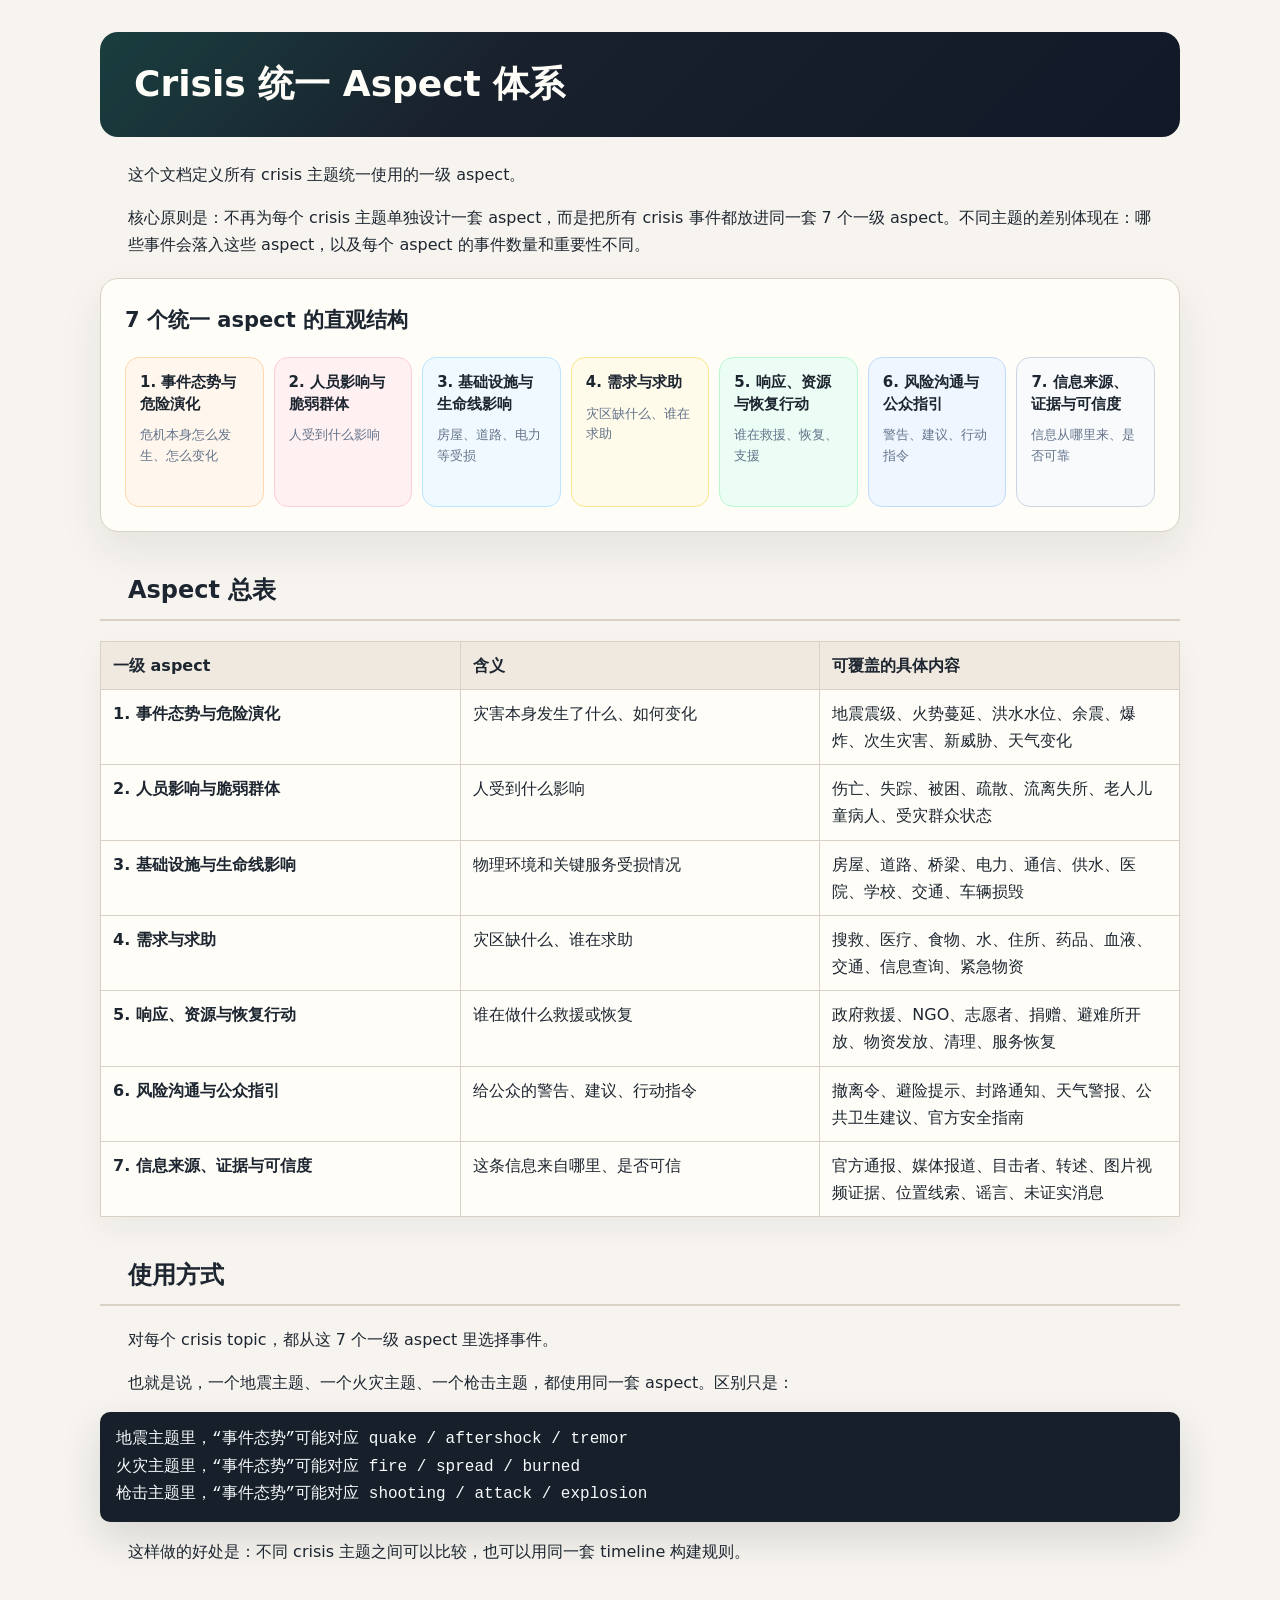
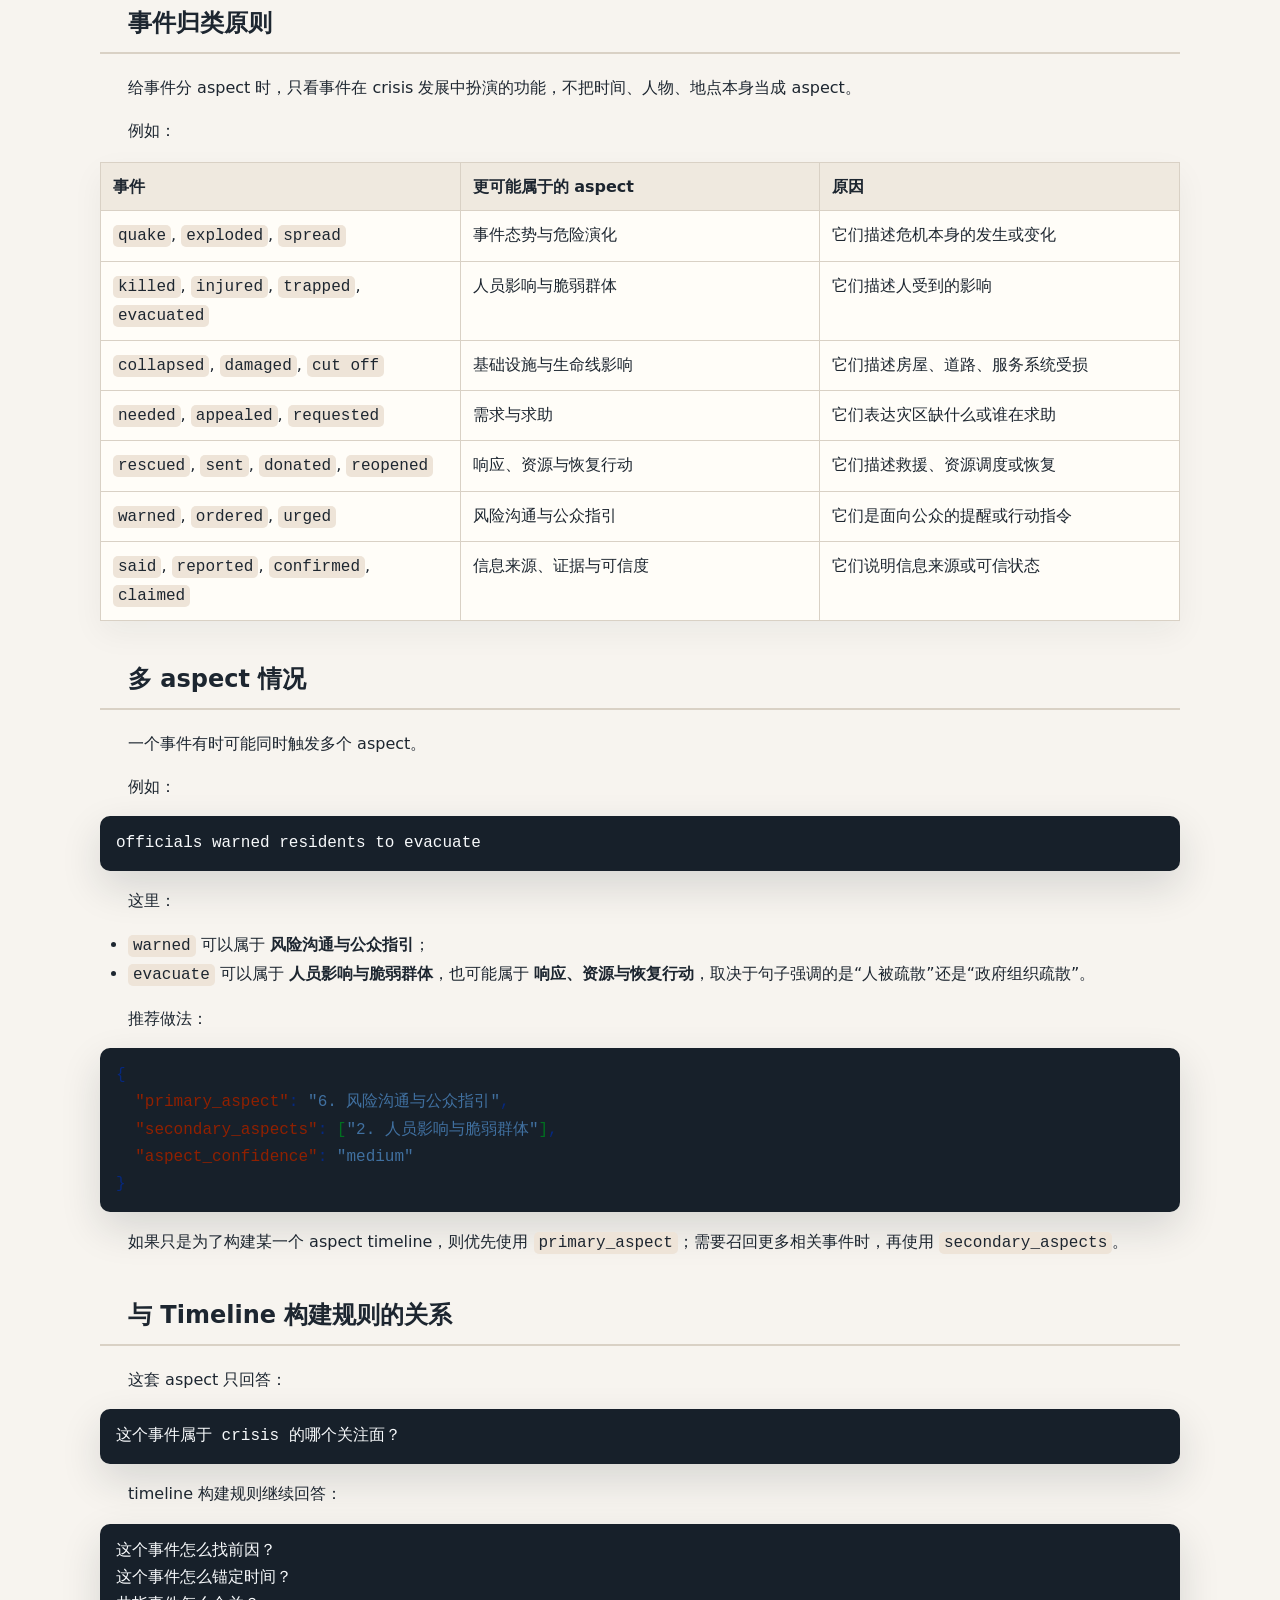
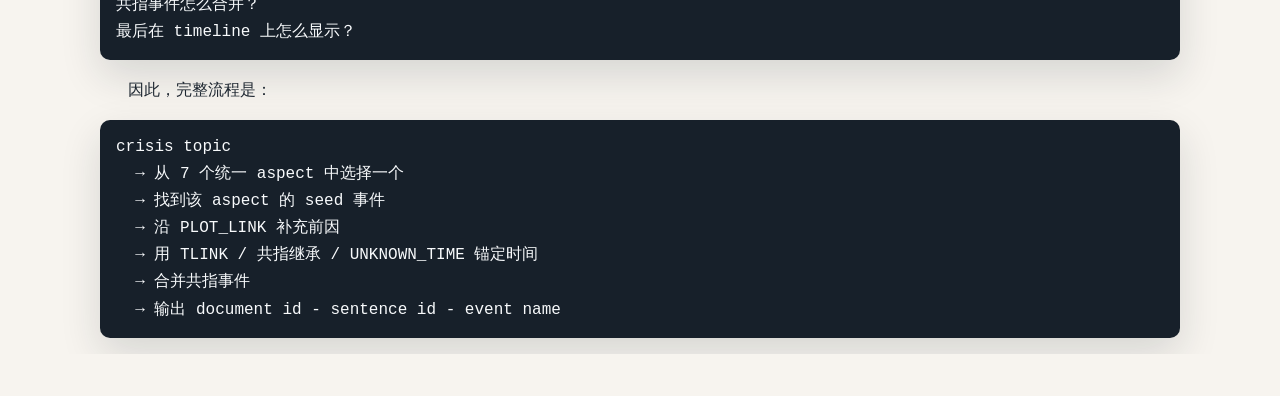
<file: yifeng_study/crisis_aspects.html>
<!DOCTYPE html>
<html xmlns="http://www.w3.org/1999/xhtml" lang xml:lang>
<head>
  <meta charset="utf-8" />
  <meta name="generator" content="pandoc" />
  <meta name="viewport" content="width=device-width, initial-scale=1.0, user-scalable=yes" />
  <title>Crisis 统一 Aspect 体系</title>
  <style>

code{white-space: pre-wrap;}
span.smallcaps{font-variant: small-caps;}
div.columns{display: flex; gap: min(4vw, 1.5em);}
div.column{flex: auto; overflow-x: auto;}
div.hanging-indent{margin-left: 1.5em; text-indent: -1.5em;}

ul.task-list[class]{list-style: none;}
ul.task-list li input[type="checkbox"] {
font-size: inherit;
width: 0.8em;
margin: 0 0.8em 0.2em -1.6em;
vertical-align: middle;
}
.display.math{display: block; text-align: center; margin: 0.5rem auto;}

html { -webkit-text-size-adjust: 100%; }
pre > code.sourceCode { white-space: pre; position: relative; }
pre > code.sourceCode > span { display: inline-block; line-height: 1.25; }
pre > code.sourceCode > span:empty { height: 1.2em; }
.sourceCode { overflow: visible; }
code.sourceCode > span { color: inherit; text-decoration: inherit; }
div.sourceCode { margin: 1em 0; }
pre.sourceCode { margin: 0; }
@media screen {
div.sourceCode { overflow: auto; }
}
@media print {
pre > code.sourceCode { white-space: pre-wrap; }
pre > code.sourceCode > span { text-indent: -5em; padding-left: 5em; }
}
pre.numberSource code
{ counter-reset: source-line 0; }
pre.numberSource code > span
{ position: relative; left: -4em; counter-increment: source-line; }
pre.numberSource code > span > a:first-child::before
{ content: counter(source-line);
position: relative; left: -1em; text-align: right; vertical-align: baseline;
border: none; display: inline-block;
-webkit-touch-callout: none; -webkit-user-select: none;
-khtml-user-select: none; -moz-user-select: none;
-ms-user-select: none; user-select: none;
padding: 0 4px; width: 4em;
color: #aaaaaa;
}
pre.numberSource { margin-left: 3em; border-left: 1px solid #aaaaaa; padding-left: 4px; }
div.sourceCode
{ }
@media screen {
pre > code.sourceCode > span > a:first-child::before { text-decoration: underline; }
}
code span.al { color: #ff0000; font-weight: bold; } 
code span.an { color: #60a0b0; font-weight: bold; font-style: italic; } 
code span.at { color: #7d9029; } 
code span.bn { color: #40a070; } 
code span.bu { color: #008000; } 
code span.cf { color: #007020; font-weight: bold; } 
code span.ch { color: #4070a0; } 
code span.cn { color: #880000; } 
code span.co { color: #60a0b0; font-style: italic; } 
code span.cv { color: #60a0b0; font-weight: bold; font-style: italic; } 
code span.do { color: #ba2121; font-style: italic; } 
code span.dt { color: #902000; } 
code span.dv { color: #40a070; } 
code span.er { color: #ff0000; font-weight: bold; } 
code span.ex { } 
code span.fl { color: #40a070; } 
code span.fu { color: #06287e; } 
code span.im { color: #008000; font-weight: bold; } 
code span.in { color: #60a0b0; font-weight: bold; font-style: italic; } 
code span.kw { color: #007020; font-weight: bold; } 
code span.op { color: #666666; } 
code span.ot { color: #007020; } 
code span.pp { color: #bc7a00; } 
code span.sc { color: #4070a0; } 
code span.ss { color: #bb6688; } 
code span.st { color: #4070a0; } 
code span.va { color: #19177c; } 
code span.vs { color: #4070a0; } 
code span.wa { color: #60a0b0; font-weight: bold; font-style: italic; } 
</style>
  <style type="text/css">* {
box-sizing: border-box;
}
:root {
--paper: #f7f4ef;
--ink: #1d2630;
--muted: #64748b;
--line: #d9d1c5;
--panel: #fffdf8;
--dark: #17202a;
--green: #0f8b6f;
--blue: #2563eb;
--gold: #b7791f;
--rose: #b91c1c;
}
body {
margin: 0;
background: var(--paper);
color: var(--ink);
font-family: ui-sans-serif, system-ui, -apple-system, BlinkMacSystemFont, "PingFang SC", "Hiragino Sans GB", "Microsoft YaHei", sans-serif;
line-height: 1.7;
}
header#title-block-header {
display: none;
}
body > h1:first-of-type {
max-width: 1080px;
margin: 32px auto 24px;
padding: 30px 34px;
border-radius: 18px;
background:
linear-gradient(135deg, rgba(15, 139, 111, 0.24), transparent 36%),
linear-gradient(135deg, #1d2630, #111827);
color: #fffdf8;
font-size: 36px;
line-height: 1.24;
letter-spacing: 0;
word-break: keep-all;
overflow-wrap: break-word;
}
body > h2,
body > h3,
body > p,
body > ul,
body > ol,
body > table,
body > pre,
body > div.sourceCode,
body > blockquote,
body > .rule-visual,
body > .aspect-grid {
max-width: 1080px;
margin-left: auto;
margin-right: auto;
}
h2 {
margin-top: 38px;
border-bottom: 2px solid var(--line);
padding: 0 28px 8px;
font-size: 24px;
}
h3 {
margin-top: 28px;
padding: 0 28px;
font-size: 19px;
}
p,
ul,
ol,
pre,
table {
font-size: 16px;
}
p,
ul,
ol {
padding-left: 28px;
padding-right: 28px;
}
table {
width: calc(100% - 56px);
margin-top: 18px;
margin-bottom: 18px;
border-collapse: collapse;
background: var(--panel);
border: 1px solid var(--line);
box-shadow: 0 12px 30px rgba(29, 38, 48, 0.05);
}
th,
td {
border: 1px solid var(--line);
padding: 10px 12px;
vertical-align: top;
}
th {
background: #efe9df;
text-align: left;
}
code {
font-family: ui-monospace, SFMono-Regular, Menlo, Consolas, "Liberation Mono", monospace;
background: #eee4d8;
border-radius: 5px;
padding: 2px 5px;
}
pre,
div.sourceCode {
width: calc(100% - 56px);
margin-top: 16px;
margin-bottom: 16px;
overflow: auto;
background: var(--dark);
color: #f8fafc;
border-radius: 10px;
padding: 14px 16px;
box-shadow: 0 16px 40px rgba(23, 32, 42, 0.14);
}
div.sourceCode pre {
width: auto;
margin: 0;
padding: 0;
background: transparent;
box-shadow: none;
}
pre code,
div.sourceCode code {
background: transparent;
color: inherit;
padding: 0;
}
a {
color: var(--blue);
}
blockquote {
width: calc(100% - 56px);
margin-top: 16px;
margin-bottom: 16px;
border-left: 4px solid var(--green);
background: #eaf7ef;
padding: 10px 14px;
}
.rule-visual {
width: calc(100% - 56px);
margin-top: 20px;
margin-bottom: 34px;
padding: 24px;
border: 1px solid var(--line);
border-radius: 18px;
background: var(--panel);
box-shadow: 0 18px 44px rgba(29, 38, 48, 0.08);
}
.rule-visual h2 {
margin: 0 0 18px;
padding: 0;
border: 0;
font-size: 21px;
}
.flow-steps {
display: flex;
flex-wrap: wrap;
align-items: stretch;
gap: 10px;
}
.flow-card {
flex: 1 1 138px;
min-height: 112px;
padding: 14px;
border: 1px solid #d6e3dc;
border-radius: 14px;
background: #f8fbfa;
}
.flow-card strong,
.priority-card strong {
display: block;
font-size: 17px;
}
.flow-card span,
.priority-card p,
.seed-node span,
.cause-pool span {
display: block;
margin-top: 8px;
color: var(--muted);
font-size: 14px;
}
.flow-arrow {
align-self: center;
color: var(--green);
font-size: 24px;
font-weight: 800;
}
.flow-card.aspect { border-color: #bfdbfe; background: #eff6ff; }
.flow-card.seed { border-color: #fecdd3; background: #fff1f2; }
.flow-card.cause { border-color: #fde68a; background: #fffbeb; }
.flow-card.time { border-color: #ddd6fe; background: #f5f3ff; }
.flow-card.merge { border-color: #bae6fd; background: #f0f9ff; }
.flow-card.output { border-color: #bbf7d0; background: #f0fdf4; }
.aspect-grid {
display: grid;
grid-template-columns: repeat(7, minmax(116px, 1fr));
gap: 10px;
}
.aspect-card {
min-height: 150px;
padding: 14px;
border: 1px solid var(--line);
border-radius: 14px;
background: #f8fbfa;
}
.aspect-card b {
display: block;
font-size: 15px;
line-height: 1.45;
}
.aspect-card span {
display: block;
margin-top: 10px;
color: var(--muted);
font-size: 13px;
line-height: 1.55;
}
.aspect-card.a1 { background: #fff7ed; border-color: #fed7aa; }
.aspect-card.a2 { background: #fff1f2; border-color: #fecdd3; }
.aspect-card.a3 { background: #f0f9ff; border-color: #bae6fd; }
.aspect-card.a4 { background: #fffbeb; border-color: #fde68a; }
.aspect-card.a5 { background: #ecfdf5; border-color: #bbf7d0; }
.aspect-card.a6 { background: #eff6ff; border-color: #bfdbfe; }
.aspect-card.a7 { background: #f8fafc; border-color: #cbd5e1; }
.causal-board {
display: grid;
grid-template-columns: 1fr auto 1fr;
align-items: center;
gap: 18px;
margin-top: 22px;
padding-top: 20px;
border-top: 1px dashed var(--line);
}
.cause-pool,
.seed-node {
min-height: 112px;
padding: 16px;
border-radius: 14px;
border: 1px solid var(--line);
background: #faf7f1;
}
.cause-pool b,
.seed-node b {
display: inline-block;
margin: 10px 8px 0 0;
padding: 5px 9px;
border-radius: 999px;
background: #ffffff;
border: 1px solid var(--line);
}
.cause-arrow {
color: var(--rose);
font-weight: 800;
text-align: center;
}
.priority-lanes {
display: grid;
grid-template-columns: repeat(3, minmax(0, 1fr));
gap: 14px;
}
.priority-card {
position: relative;
min-height: 178px;
padding: 18px 16px 16px;
border-radius: 16px;
border: 1px solid var(--line);
background: #faf7f1;
}
.priority-num {
display: inline-grid;
width: 34px;
height: 34px;
margin-bottom: 12px;
place-items: center;
border-radius: 50%;
color: #fff;
font-weight: 800;
}
.priority-card.gold .priority-num { background: var(--gold); }
.priority-card.weak .priority-num { background: var(--green); }
.priority-card.unknown .priority-num { background: var(--muted); }
.priority-card.gold { background: #fffbeb; border-color: #fde68a; }
.priority-card.weak { background: #ecfdf5; border-color: #bbf7d0; }
.priority-card.unknown { background: #f8fafc; border-color: #cbd5e1; }
.priority-card code {
display: inline-block;
margin-top: 8px;
white-space: normal;
}
.mini-example {
display: grid;
grid-template-columns: repeat(3, minmax(0, 1fr));
gap: 10px;
margin-top: 16px;
}
.mini-example span {
padding: 10px 12px;
border-radius: 12px;
background: #17202a;
color: #f8fafc;
font-size: 14px;
}
@media (max-width: 780px) {
body > h1:first-of-type {
margin: 16px 14px 18px;
padding: 24px 22px;
font-size: 28px;
}
body > h2,
body > h3,
body > p,
body > ul,
body > ol,
body > table,
body > pre,
body > div.sourceCode,
body > blockquote,
body > .rule-visual,
body > .aspect-grid {
width: calc(100% - 28px);
}
p,
ul,
ol,
h2,
h3 {
padding-left: 14px;
padding-right: 14px;
}
.flow-arrow {
display: none;
}
.causal-board,
.priority-lanes,
.mini-example,
.aspect-grid {
grid-template-columns: 1fr;
}
.cause-arrow {
text-align: left;
}
}
</style>
</head>
<body>
<header id="title-block-header">
<h1 class="title">Crisis 统一 Aspect 体系</h1>
</header>
<h1 id="crisis-统一-aspect-体系">Crisis 统一 Aspect 体系</h1>
<p>这个文档定义所有 crisis 主题统一使用的一级 aspect。</p>
<p>核心原则是：不再为每个 crisis 主题单独设计一套 aspect，而是把所有
crisis 事件都放进同一套 7 个一级
aspect。不同主题的差别体现在：哪些事件会落入这些 aspect，以及每个 aspect
的事件数量和重要性不同。</p>
<section class="rule-visual">
  <h2>7 个统一 aspect 的直观结构</h2>
  <div class="aspect-grid">
    <div class="aspect-card a1"><b>1. 事件态势与危险演化</b><span>危机本身怎么发生、怎么变化</span></div>
    <div class="aspect-card a2"><b>2. 人员影响与脆弱群体</b><span>人受到什么影响</span></div>
    <div class="aspect-card a3"><b>3. 基础设施与生命线影响</b><span>房屋、道路、电力等受损</span></div>
    <div class="aspect-card a4"><b>4. 需求与求助</b><span>灾区缺什么、谁在求助</span></div>
    <div class="aspect-card a5"><b>5. 响应、资源与恢复行动</b><span>谁在救援、恢复、支援</span></div>
    <div class="aspect-card a6"><b>6. 风险沟通与公众指引</b><span>警告、建议、行动指令</span></div>
    <div class="aspect-card a7"><b>7. 信息来源、证据与可信度</b><span>信息从哪里来、是否可靠</span></div>
  </div>
</section>
<h2 id="aspect-总表">Aspect 总表</h2>
<table>
<colgroup>
<col style="width: 33%" />
<col style="width: 33%" />
<col style="width: 33%" />
</colgroup>
<thead>
<tr>
<th>一级 aspect</th>
<th>含义</th>
<th>可覆盖的具体内容</th>
</tr>
</thead>
<tbody>
<tr>
<td><strong>1. 事件态势与危险演化</strong></td>
<td>灾害本身发生了什么、如何变化</td>
<td>地震震级、火势蔓延、洪水水位、余震、爆炸、次生灾害、新威胁、天气变化</td>
</tr>
<tr>
<td><strong>2. 人员影响与脆弱群体</strong></td>
<td>人受到什么影响</td>
<td>伤亡、失踪、被困、疏散、流离失所、老人儿童病人、受灾群众状态</td>
</tr>
<tr>
<td><strong>3. 基础设施与生命线影响</strong></td>
<td>物理环境和关键服务受损情况</td>
<td>房屋、道路、桥梁、电力、通信、供水、医院、学校、交通、车辆损毁</td>
</tr>
<tr>
<td><strong>4. 需求与求助</strong></td>
<td>灾区缺什么、谁在求助</td>
<td>搜救、医疗、食物、水、住所、药品、血液、交通、信息查询、紧急物资</td>
</tr>
<tr>
<td><strong>5. 响应、资源与恢复行动</strong></td>
<td>谁在做什么救援或恢复</td>
<td>政府救援、NGO、志愿者、捐赠、避难所开放、物资发放、清理、服务恢复</td>
</tr>
<tr>
<td><strong>6. 风险沟通与公众指引</strong></td>
<td>给公众的警告、建议、行动指令</td>
<td>撤离令、避险提示、封路通知、天气警报、公共卫生建议、官方安全指南</td>
</tr>
<tr>
<td><strong>7. 信息来源、证据与可信度</strong></td>
<td>这条信息来自哪里、是否可信</td>
<td>官方通报、媒体报道、目击者、转述、图片视频证据、位置线索、谣言、未证实消息</td>
</tr>
</tbody>
</table>
<h2 id="使用方式">使用方式</h2>
<p>对每个 crisis topic，都从这 7 个一级 aspect 里选择事件。</p>
<p>也就是说，一个地震主题、一个火灾主题、一个枪击主题，都使用同一套
aspect。区别只是：</p>
<pre class="text"><code>地震主题里，“事件态势”可能对应 quake / aftershock / tremor
火灾主题里，“事件态势”可能对应 fire / spread / burned
枪击主题里，“事件态势”可能对应 shooting / attack / explosion</code></pre>
<p>这样做的好处是：不同 crisis 主题之间可以比较，也可以用同一套 timeline
构建规则。</p>
<h2 id="事件归类原则">事件归类原则</h2>
<p>给事件分 aspect 时，只看事件在 crisis
发展中扮演的功能，不把时间、人物、地点本身当成 aspect。</p>
<p>例如：</p>
<table>
<colgroup>
<col style="width: 33%" />
<col style="width: 33%" />
<col style="width: 33%" />
</colgroup>
<thead>
<tr>
<th>事件</th>
<th>更可能属于的 aspect</th>
<th>原因</th>
</tr>
</thead>
<tbody>
<tr>
<td><code>quake</code>, <code>exploded</code>, <code>spread</code></td>
<td>事件态势与危险演化</td>
<td>它们描述危机本身的发生或变化</td>
</tr>
<tr>
<td><code>killed</code>, <code>injured</code>, <code>trapped</code>,
<code>evacuated</code></td>
<td>人员影响与脆弱群体</td>
<td>它们描述人受到的影响</td>
</tr>
<tr>
<td><code>collapsed</code>, <code>damaged</code>,
<code>cut off</code></td>
<td>基础设施与生命线影响</td>
<td>它们描述房屋、道路、服务系统受损</td>
</tr>
<tr>
<td><code>needed</code>, <code>appealed</code>,
<code>requested</code></td>
<td>需求与求助</td>
<td>它们表达灾区缺什么或谁在求助</td>
</tr>
<tr>
<td><code>rescued</code>, <code>sent</code>, <code>donated</code>,
<code>reopened</code></td>
<td>响应、资源与恢复行动</td>
<td>它们描述救援、资源调度或恢复</td>
</tr>
<tr>
<td><code>warned</code>, <code>ordered</code>, <code>urged</code></td>
<td>风险沟通与公众指引</td>
<td>它们是面向公众的提醒或行动指令</td>
</tr>
<tr>
<td><code>said</code>, <code>reported</code>, <code>confirmed</code>,
<code>claimed</code></td>
<td>信息来源、证据与可信度</td>
<td>它们说明信息来源或可信状态</td>
</tr>
</tbody>
</table>
<h2 id="多-aspect-情况">多 aspect 情况</h2>
<p>一个事件有时可能同时触发多个 aspect。</p>
<p>例如：</p>
<pre class="text"><code>officials warned residents to evacuate</code></pre>
<p>这里：</p>
<ul>
<li><code>warned</code> 可以属于
<strong>风险沟通与公众指引</strong>；</li>
<li><code>evacuate</code> 可以属于
<strong>人员影响与脆弱群体</strong>，也可能属于
<strong>响应、资源与恢复行动</strong>，取决于句子强调的是“人被疏散”还是“政府组织疏散”。</li>
</ul>
<p>推荐做法：</p>
<div class="sourceCode" id="cb3"><pre class="sourceCode json"><code class="sourceCode json"><span id="cb3-1"><a href="#cb3-1" aria-hidden="true" tabindex="-1"></a><span class="fu">{</span></span>
<span id="cb3-2"><a href="#cb3-2" aria-hidden="true" tabindex="-1"></a>  <span class="dt">&quot;primary_aspect&quot;</span><span class="fu">:</span> <span class="st">&quot;6. 风险沟通与公众指引&quot;</span><span class="fu">,</span></span>
<span id="cb3-3"><a href="#cb3-3" aria-hidden="true" tabindex="-1"></a>  <span class="dt">&quot;secondary_aspects&quot;</span><span class="fu">:</span> <span class="ot">[</span><span class="st">&quot;2. 人员影响与脆弱群体&quot;</span><span class="ot">]</span><span class="fu">,</span></span>
<span id="cb3-4"><a href="#cb3-4" aria-hidden="true" tabindex="-1"></a>  <span class="dt">&quot;aspect_confidence&quot;</span><span class="fu">:</span> <span class="st">&quot;medium&quot;</span></span>
<span id="cb3-5"><a href="#cb3-5" aria-hidden="true" tabindex="-1"></a><span class="fu">}</span></span></code></pre></div>
<p>如果只是为了构建某一个 aspect timeline，则优先使用
<code>primary_aspect</code>；需要召回更多相关事件时，再使用
<code>secondary_aspects</code>。</p>
<h2 id="与-timeline-构建规则的关系">与 Timeline 构建规则的关系</h2>
<p>这套 aspect 只回答：</p>
<pre class="text"><code>这个事件属于 crisis 的哪个关注面？</code></pre>
<p>timeline 构建规则继续回答：</p>
<pre class="text"><code>这个事件怎么找前因？
这个事件怎么锚定时间？
共指事件怎么合并？
最后在 timeline 上怎么显示？</code></pre>
<p>因此，完整流程是：</p>
<pre class="text"><code>crisis topic
  → 从 7 个统一 aspect 中选择一个
  → 找到该 aspect 的 seed 事件
  → 沿 PLOT_LINK 补充前因
  → 用 TLINK / 共指继承 / UNKNOWN_TIME 锚定时间
  → 合并共指事件
  → 输出 document id - sentence id - event name</code></pre>
</body>
</html>
</file>
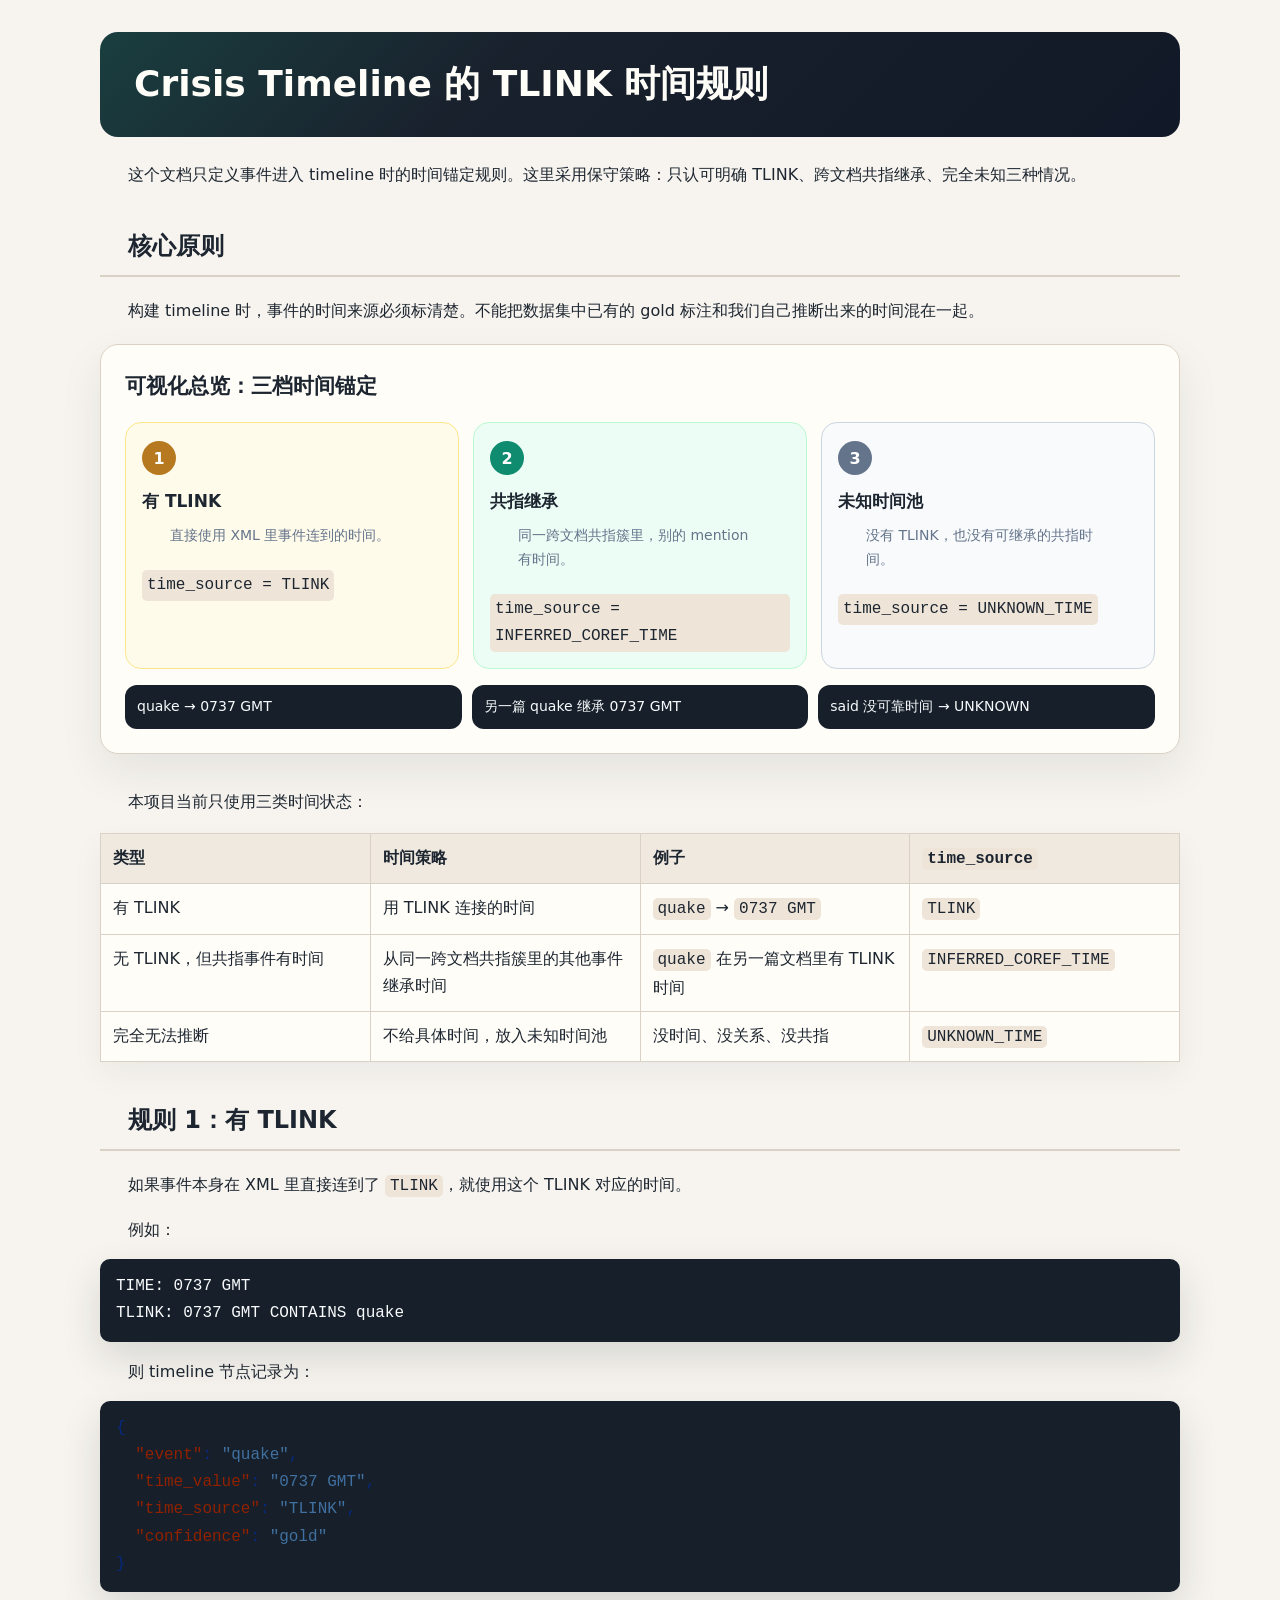
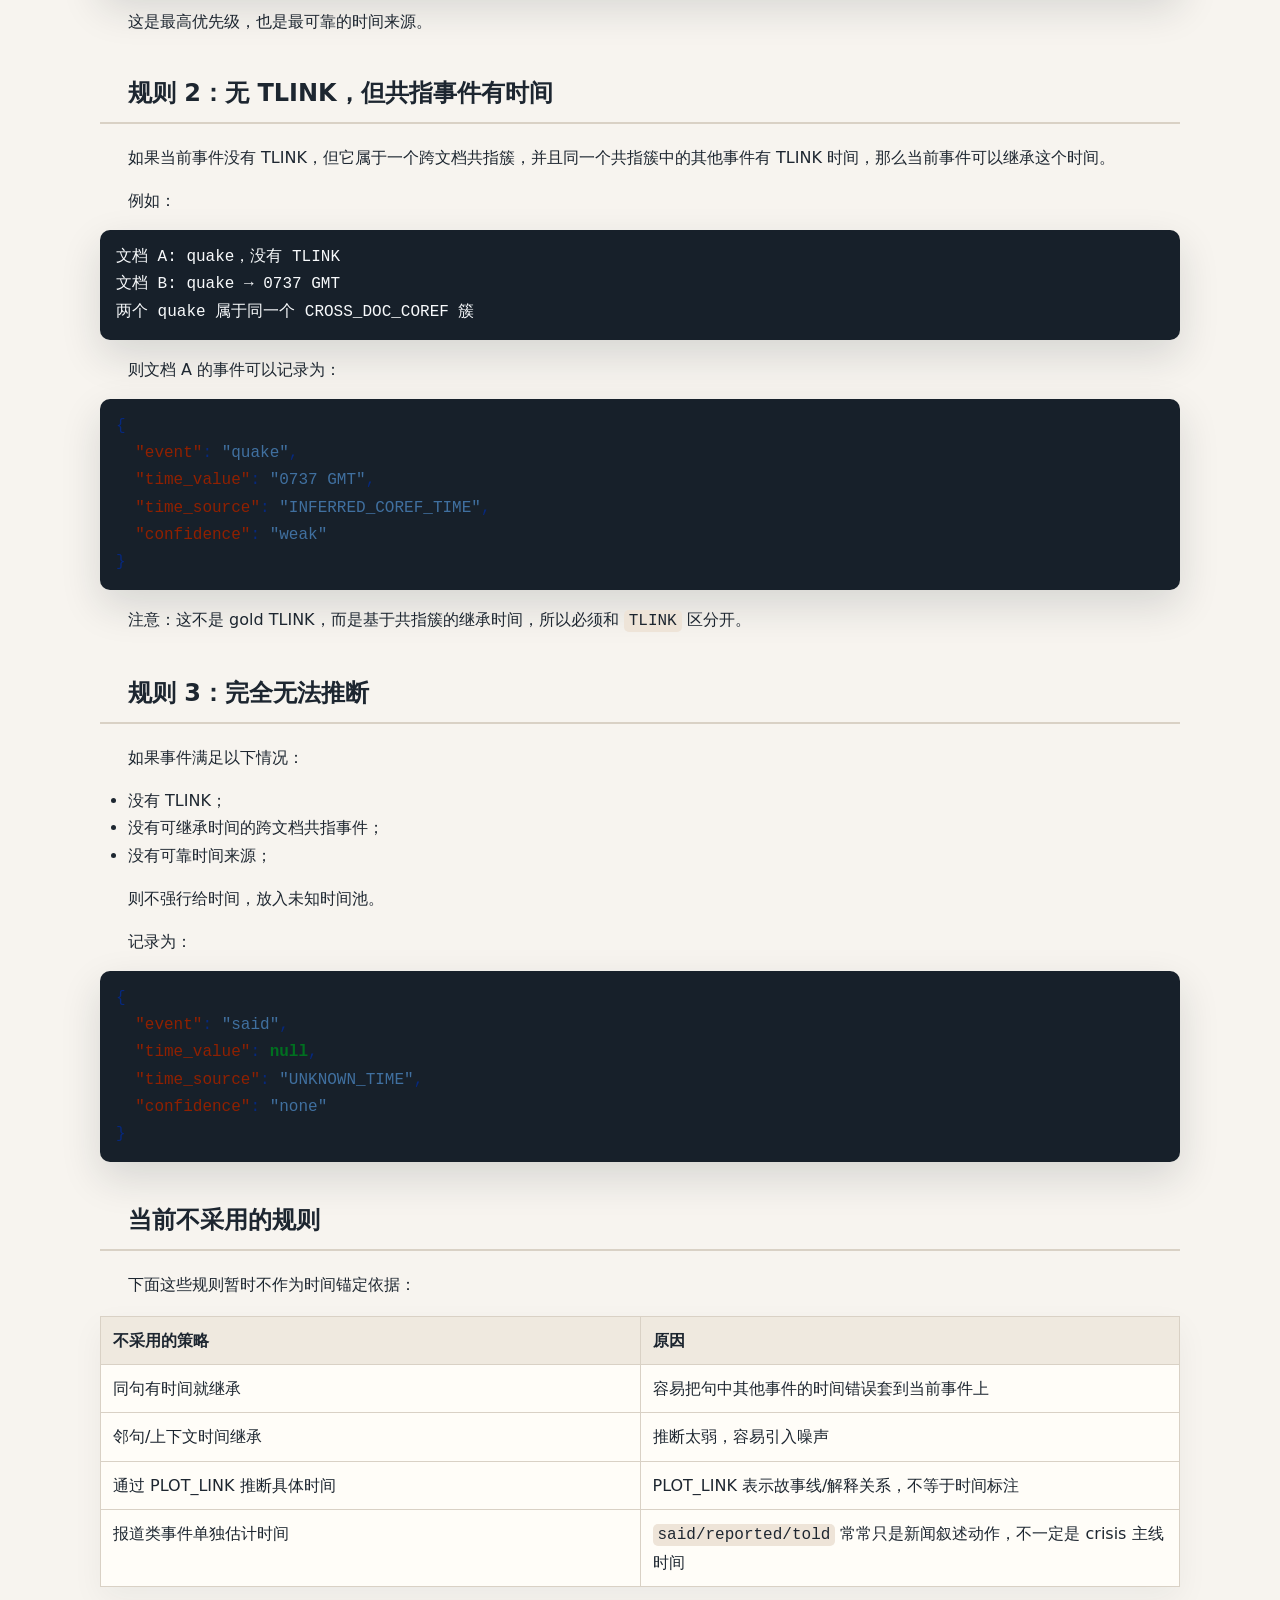
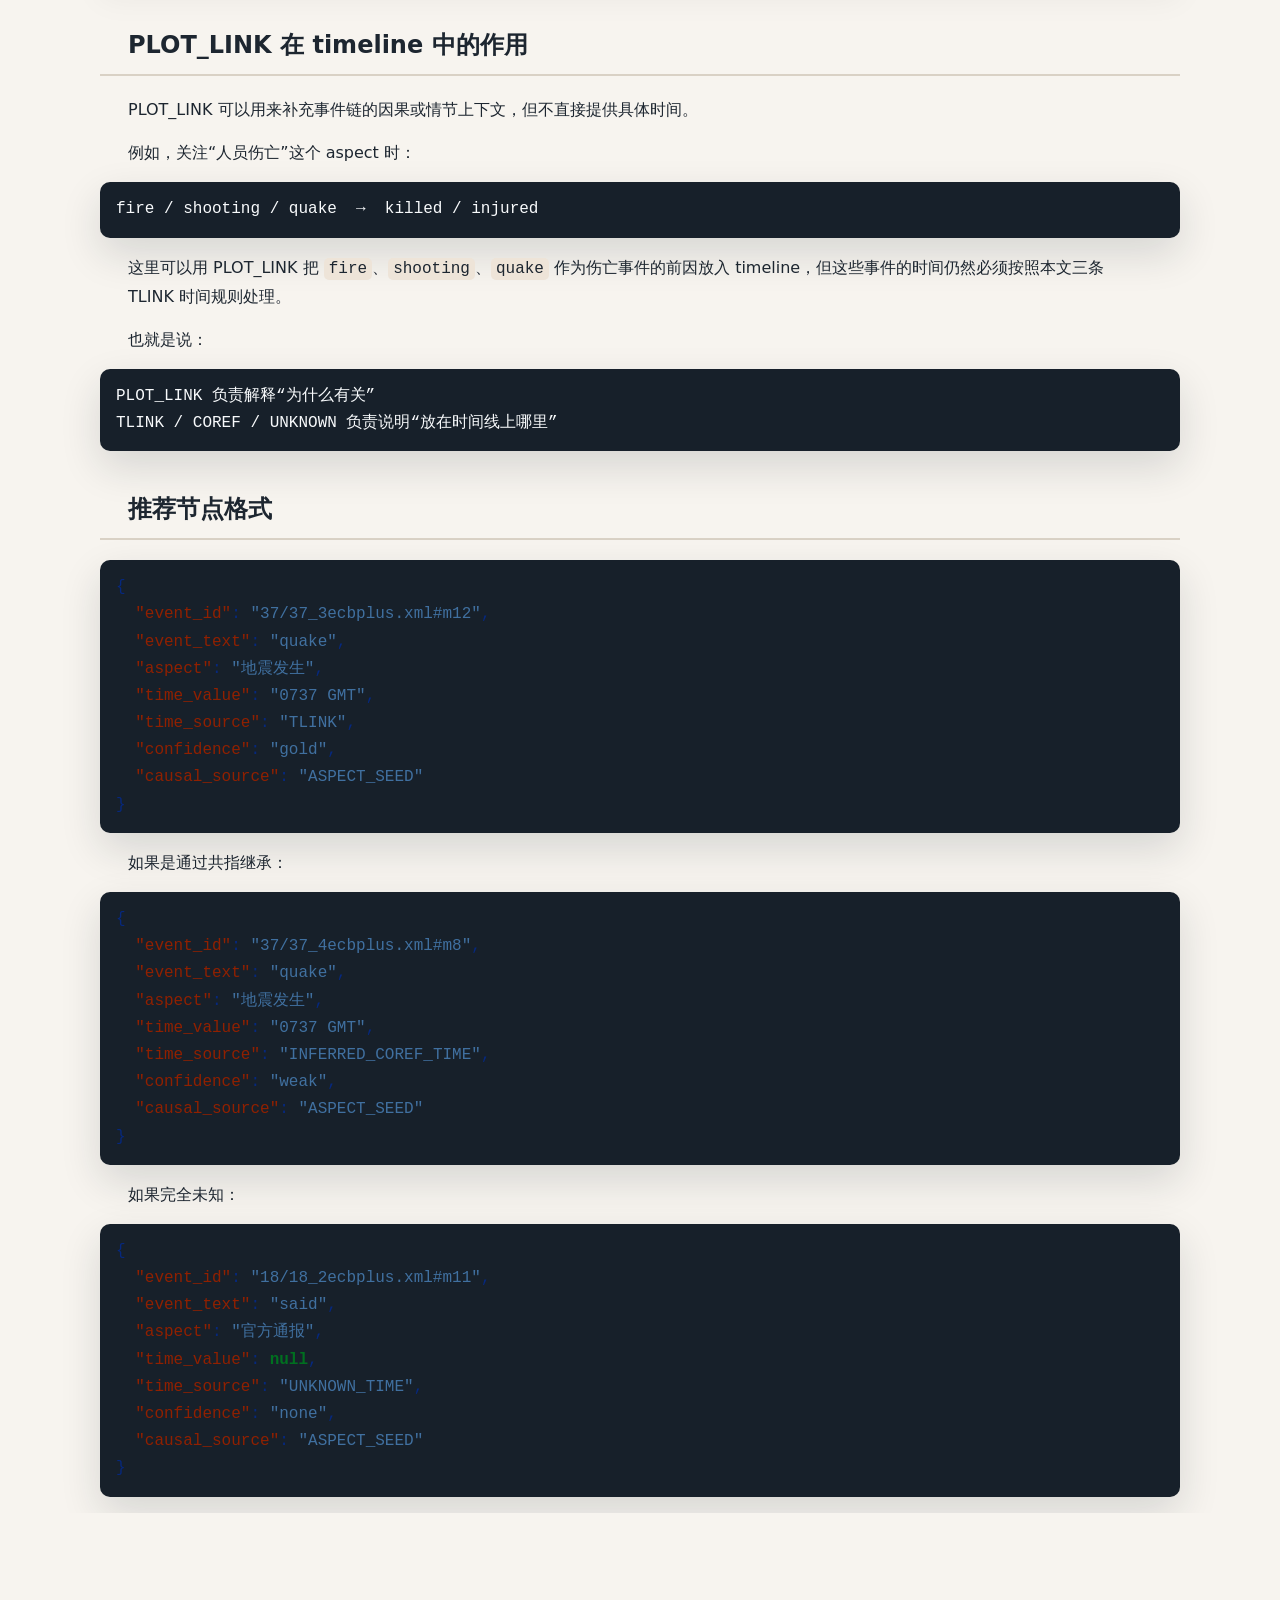
<file: yifeng_study/tlink_timeline_rules.html>
<!DOCTYPE html>
<html xmlns="http://www.w3.org/1999/xhtml" lang xml:lang>
<head>
  <meta charset="utf-8" />
  <meta name="generator" content="pandoc" />
  <meta name="viewport" content="width=device-width, initial-scale=1.0, user-scalable=yes" />
  <title>Crisis Timeline 的 TLINK 时间规则</title>
  <style>

code{white-space: pre-wrap;}
span.smallcaps{font-variant: small-caps;}
div.columns{display: flex; gap: min(4vw, 1.5em);}
div.column{flex: auto; overflow-x: auto;}
div.hanging-indent{margin-left: 1.5em; text-indent: -1.5em;}

ul.task-list[class]{list-style: none;}
ul.task-list li input[type="checkbox"] {
font-size: inherit;
width: 0.8em;
margin: 0 0.8em 0.2em -1.6em;
vertical-align: middle;
}
.display.math{display: block; text-align: center; margin: 0.5rem auto;}

html { -webkit-text-size-adjust: 100%; }
pre > code.sourceCode { white-space: pre; position: relative; }
pre > code.sourceCode > span { display: inline-block; line-height: 1.25; }
pre > code.sourceCode > span:empty { height: 1.2em; }
.sourceCode { overflow: visible; }
code.sourceCode > span { color: inherit; text-decoration: inherit; }
div.sourceCode { margin: 1em 0; }
pre.sourceCode { margin: 0; }
@media screen {
div.sourceCode { overflow: auto; }
}
@media print {
pre > code.sourceCode { white-space: pre-wrap; }
pre > code.sourceCode > span { text-indent: -5em; padding-left: 5em; }
}
pre.numberSource code
{ counter-reset: source-line 0; }
pre.numberSource code > span
{ position: relative; left: -4em; counter-increment: source-line; }
pre.numberSource code > span > a:first-child::before
{ content: counter(source-line);
position: relative; left: -1em; text-align: right; vertical-align: baseline;
border: none; display: inline-block;
-webkit-touch-callout: none; -webkit-user-select: none;
-khtml-user-select: none; -moz-user-select: none;
-ms-user-select: none; user-select: none;
padding: 0 4px; width: 4em;
color: #aaaaaa;
}
pre.numberSource { margin-left: 3em; border-left: 1px solid #aaaaaa; padding-left: 4px; }
div.sourceCode
{ }
@media screen {
pre > code.sourceCode > span > a:first-child::before { text-decoration: underline; }
}
code span.al { color: #ff0000; font-weight: bold; } 
code span.an { color: #60a0b0; font-weight: bold; font-style: italic; } 
code span.at { color: #7d9029; } 
code span.bn { color: #40a070; } 
code span.bu { color: #008000; } 
code span.cf { color: #007020; font-weight: bold; } 
code span.ch { color: #4070a0; } 
code span.cn { color: #880000; } 
code span.co { color: #60a0b0; font-style: italic; } 
code span.cv { color: #60a0b0; font-weight: bold; font-style: italic; } 
code span.do { color: #ba2121; font-style: italic; } 
code span.dt { color: #902000; } 
code span.dv { color: #40a070; } 
code span.er { color: #ff0000; font-weight: bold; } 
code span.ex { } 
code span.fl { color: #40a070; } 
code span.fu { color: #06287e; } 
code span.im { color: #008000; font-weight: bold; } 
code span.in { color: #60a0b0; font-weight: bold; font-style: italic; } 
code span.kw { color: #007020; font-weight: bold; } 
code span.op { color: #666666; } 
code span.ot { color: #007020; } 
code span.pp { color: #bc7a00; } 
code span.sc { color: #4070a0; } 
code span.ss { color: #bb6688; } 
code span.st { color: #4070a0; } 
code span.va { color: #19177c; } 
code span.vs { color: #4070a0; } 
code span.wa { color: #60a0b0; font-weight: bold; font-style: italic; } 
</style>
  <style type="text/css">* {
box-sizing: border-box;
}
:root {
--paper: #f7f4ef;
--ink: #1d2630;
--muted: #64748b;
--line: #d9d1c5;
--panel: #fffdf8;
--dark: #17202a;
--green: #0f8b6f;
--blue: #2563eb;
--gold: #b7791f;
--rose: #b91c1c;
}
body {
margin: 0;
background: var(--paper);
color: var(--ink);
font-family: ui-sans-serif, system-ui, -apple-system, BlinkMacSystemFont, "PingFang SC", "Hiragino Sans GB", "Microsoft YaHei", sans-serif;
line-height: 1.7;
}
header#title-block-header {
display: none;
}
body > h1:first-of-type {
max-width: 1080px;
margin: 32px auto 24px;
padding: 30px 34px;
border-radius: 18px;
background:
linear-gradient(135deg, rgba(15, 139, 111, 0.24), transparent 36%),
linear-gradient(135deg, #1d2630, #111827);
color: #fffdf8;
font-size: 36px;
line-height: 1.24;
letter-spacing: 0;
word-break: keep-all;
overflow-wrap: break-word;
}
body > h2,
body > h3,
body > p,
body > ul,
body > ol,
body > table,
body > pre,
body > div.sourceCode,
body > blockquote,
body > .rule-visual {
max-width: 1080px;
margin-left: auto;
margin-right: auto;
}
h2 {
margin-top: 38px;
border-bottom: 2px solid var(--line);
padding: 0 28px 8px;
font-size: 24px;
}
h3 {
margin-top: 28px;
padding: 0 28px;
font-size: 19px;
}
p,
ul,
ol,
pre,
table {
font-size: 16px;
}
p,
ul,
ol {
padding-left: 28px;
padding-right: 28px;
}
table {
width: calc(100% - 56px);
margin-top: 18px;
margin-bottom: 18px;
border-collapse: collapse;
background: var(--panel);
border: 1px solid var(--line);
box-shadow: 0 12px 30px rgba(29, 38, 48, 0.05);
}
th,
td {
border: 1px solid var(--line);
padding: 10px 12px;
vertical-align: top;
}
th {
background: #efe9df;
text-align: left;
}
code {
font-family: ui-monospace, SFMono-Regular, Menlo, Consolas, "Liberation Mono", monospace;
background: #eee4d8;
border-radius: 5px;
padding: 2px 5px;
}
pre,
div.sourceCode {
width: calc(100% - 56px);
margin-top: 16px;
margin-bottom: 16px;
overflow: auto;
background: var(--dark);
color: #f8fafc;
border-radius: 10px;
padding: 14px 16px;
box-shadow: 0 16px 40px rgba(23, 32, 42, 0.14);
}
div.sourceCode pre {
width: auto;
margin: 0;
padding: 0;
background: transparent;
box-shadow: none;
}
pre code,
div.sourceCode code {
background: transparent;
color: inherit;
padding: 0;
}
a {
color: var(--blue);
}
blockquote {
width: calc(100% - 56px);
margin-top: 16px;
margin-bottom: 16px;
border-left: 4px solid var(--green);
background: #eaf7ef;
padding: 10px 14px;
}
.rule-visual {
width: calc(100% - 56px);
margin-top: 20px;
margin-bottom: 34px;
padding: 24px;
border: 1px solid var(--line);
border-radius: 18px;
background: var(--panel);
box-shadow: 0 18px 44px rgba(29, 38, 48, 0.08);
}
.rule-visual h2 {
margin: 0 0 18px;
padding: 0;
border: 0;
font-size: 21px;
}
.flow-steps {
display: flex;
flex-wrap: wrap;
align-items: stretch;
gap: 10px;
}
.flow-card {
flex: 1 1 138px;
min-height: 112px;
padding: 14px;
border: 1px solid #d6e3dc;
border-radius: 14px;
background: #f8fbfa;
}
.flow-card strong,
.priority-card strong {
display: block;
font-size: 17px;
}
.flow-card span,
.priority-card p,
.seed-node span,
.cause-pool span {
display: block;
margin-top: 8px;
color: var(--muted);
font-size: 14px;
}
.flow-arrow {
align-self: center;
color: var(--green);
font-size: 24px;
font-weight: 800;
}
.flow-card.aspect { border-color: #bfdbfe; background: #eff6ff; }
.flow-card.seed { border-color: #fecdd3; background: #fff1f2; }
.flow-card.cause { border-color: #fde68a; background: #fffbeb; }
.flow-card.time { border-color: #ddd6fe; background: #f5f3ff; }
.flow-card.output { border-color: #bbf7d0; background: #f0fdf4; }
.causal-board {
display: grid;
grid-template-columns: 1fr auto 1fr;
align-items: center;
gap: 18px;
margin-top: 22px;
padding-top: 20px;
border-top: 1px dashed var(--line);
}
.cause-pool,
.seed-node {
min-height: 112px;
padding: 16px;
border-radius: 14px;
border: 1px solid var(--line);
background: #faf7f1;
}
.cause-pool b,
.seed-node b {
display: inline-block;
margin: 10px 8px 0 0;
padding: 5px 9px;
border-radius: 999px;
background: #ffffff;
border: 1px solid var(--line);
}
.cause-arrow {
color: var(--rose);
font-weight: 800;
text-align: center;
}
.priority-lanes {
display: grid;
grid-template-columns: repeat(3, minmax(0, 1fr));
gap: 14px;
}
.priority-card {
position: relative;
min-height: 178px;
padding: 18px 16px 16px;
border-radius: 16px;
border: 1px solid var(--line);
background: #faf7f1;
}
.priority-num {
display: inline-grid;
width: 34px;
height: 34px;
margin-bottom: 12px;
place-items: center;
border-radius: 50%;
color: #fff;
font-weight: 800;
}
.priority-card.gold .priority-num { background: var(--gold); }
.priority-card.weak .priority-num { background: var(--green); }
.priority-card.unknown .priority-num { background: var(--muted); }
.priority-card.gold { background: #fffbeb; border-color: #fde68a; }
.priority-card.weak { background: #ecfdf5; border-color: #bbf7d0; }
.priority-card.unknown { background: #f8fafc; border-color: #cbd5e1; }
.priority-card code {
display: inline-block;
margin-top: 8px;
white-space: normal;
}
.mini-example {
display: grid;
grid-template-columns: repeat(3, minmax(0, 1fr));
gap: 10px;
margin-top: 16px;
}
.mini-example span {
padding: 10px 12px;
border-radius: 12px;
background: #17202a;
color: #f8fafc;
font-size: 14px;
}
@media (max-width: 780px) {
body > h1:first-of-type {
margin: 16px 14px 18px;
padding: 24px 22px;
font-size: 28px;
}
body > h2,
body > h3,
body > p,
body > ul,
body > ol,
body > table,
body > pre,
body > div.sourceCode,
body > blockquote,
body > .rule-visual {
width: calc(100% - 28px);
}
p,
ul,
ol,
h2,
h3 {
padding-left: 14px;
padding-right: 14px;
}
.flow-arrow {
display: none;
}
.causal-board,
.priority-lanes,
.mini-example {
grid-template-columns: 1fr;
}
.cause-arrow {
text-align: left;
}
}
</style>
</head>
<body>
<header id="title-block-header">
<h1 class="title">Crisis Timeline 的 TLINK 时间规则</h1>
</header>
<h1 id="crisis-timeline-的-tlink-时间规则">Crisis Timeline 的 TLINK
时间规则</h1>
<p>这个文档只定义事件进入 timeline
时的时间锚定规则。这里采用保守策略：只认可明确
TLINK、跨文档共指继承、完全未知三种情况。</p>
<h2 id="核心原则">核心原则</h2>
<p>构建 timeline 时，事件的时间来源必须标清楚。不能把数据集中已有的 gold
标注和我们自己推断出来的时间混在一起。</p>
<section class="rule-visual">
  <h2>可视化总览：三档时间锚定</h2>
  <div class="priority-lanes">
    <div class="priority-card gold">
      <span class="priority-num">1</span>
      <strong>有 TLINK</strong>
      <p>直接使用 XML 里事件连到的时间。</p>
      <code>time_source = TLINK</code>
    </div>
    <div class="priority-card weak">
      <span class="priority-num">2</span>
      <strong>共指继承</strong>
      <p>同一跨文档共指簇里，别的 mention 有时间。</p>
      <code>time_source = INFERRED_COREF_TIME</code>
    </div>
    <div class="priority-card unknown">
      <span class="priority-num">3</span>
      <strong>未知时间池</strong>
      <p>没有 TLINK，也没有可继承的共指时间。</p>
      <code>time_source = UNKNOWN_TIME</code>
    </div>
  </div>
  <div class="mini-example">
    <span>quake → 0737 GMT</span>
    <span>另一篇 quake 继承 0737 GMT</span>
    <span>said 没可靠时间 → UNKNOWN</span>
  </div>
</section>
<p>本项目当前只使用三类时间状态：</p>
<table>
<colgroup>
<col style="width: 25%" />
<col style="width: 25%" />
<col style="width: 25%" />
<col style="width: 25%" />
</colgroup>
<thead>
<tr>
<th>类型</th>
<th>时间策略</th>
<th>例子</th>
<th><code>time_source</code></th>
</tr>
</thead>
<tbody>
<tr>
<td>有 TLINK</td>
<td>用 TLINK 连接的时间</td>
<td><code>quake</code> → <code>0737 GMT</code></td>
<td><code>TLINK</code></td>
</tr>
<tr>
<td>无 TLINK，但共指事件有时间</td>
<td>从同一跨文档共指簇里的其他事件继承时间</td>
<td><code>quake</code> 在另一篇文档里有 TLINK 时间</td>
<td><code>INFERRED_COREF_TIME</code></td>
</tr>
<tr>
<td>完全无法推断</td>
<td>不给具体时间，放入未知时间池</td>
<td>没时间、没关系、没共指</td>
<td><code>UNKNOWN_TIME</code></td>
</tr>
</tbody>
</table>
<h2 id="规则-1有-tlink">规则 1：有 TLINK</h2>
<p>如果事件本身在 XML 里直接连到了 <code>TLINK</code>，就使用这个 TLINK
对应的时间。</p>
<p>例如：</p>
<pre class="text"><code>TIME: 0737 GMT
TLINK: 0737 GMT CONTAINS quake</code></pre>
<p>则 timeline 节点记录为：</p>
<div class="sourceCode" id="cb2"><pre class="sourceCode json"><code class="sourceCode json"><span id="cb2-1"><a href="#cb2-1" aria-hidden="true" tabindex="-1"></a><span class="fu">{</span></span>
<span id="cb2-2"><a href="#cb2-2" aria-hidden="true" tabindex="-1"></a>  <span class="dt">&quot;event&quot;</span><span class="fu">:</span> <span class="st">&quot;quake&quot;</span><span class="fu">,</span></span>
<span id="cb2-3"><a href="#cb2-3" aria-hidden="true" tabindex="-1"></a>  <span class="dt">&quot;time_value&quot;</span><span class="fu">:</span> <span class="st">&quot;0737 GMT&quot;</span><span class="fu">,</span></span>
<span id="cb2-4"><a href="#cb2-4" aria-hidden="true" tabindex="-1"></a>  <span class="dt">&quot;time_source&quot;</span><span class="fu">:</span> <span class="st">&quot;TLINK&quot;</span><span class="fu">,</span></span>
<span id="cb2-5"><a href="#cb2-5" aria-hidden="true" tabindex="-1"></a>  <span class="dt">&quot;confidence&quot;</span><span class="fu">:</span> <span class="st">&quot;gold&quot;</span></span>
<span id="cb2-6"><a href="#cb2-6" aria-hidden="true" tabindex="-1"></a><span class="fu">}</span></span></code></pre></div>
<p>这是最高优先级，也是最可靠的时间来源。</p>
<h2 id="规则-2无-tlink但共指事件有时间">规则 2：无
TLINK，但共指事件有时间</h2>
<p>如果当前事件没有
TLINK，但它属于一个跨文档共指簇，并且同一个共指簇中的其他事件有 TLINK
时间，那么当前事件可以继承这个时间。</p>
<p>例如：</p>
<pre class="text"><code>文档 A: quake，没有 TLINK
文档 B: quake → 0737 GMT
两个 quake 属于同一个 CROSS_DOC_COREF 簇</code></pre>
<p>则文档 A 的事件可以记录为：</p>
<div class="sourceCode" id="cb4"><pre class="sourceCode json"><code class="sourceCode json"><span id="cb4-1"><a href="#cb4-1" aria-hidden="true" tabindex="-1"></a><span class="fu">{</span></span>
<span id="cb4-2"><a href="#cb4-2" aria-hidden="true" tabindex="-1"></a>  <span class="dt">&quot;event&quot;</span><span class="fu">:</span> <span class="st">&quot;quake&quot;</span><span class="fu">,</span></span>
<span id="cb4-3"><a href="#cb4-3" aria-hidden="true" tabindex="-1"></a>  <span class="dt">&quot;time_value&quot;</span><span class="fu">:</span> <span class="st">&quot;0737 GMT&quot;</span><span class="fu">,</span></span>
<span id="cb4-4"><a href="#cb4-4" aria-hidden="true" tabindex="-1"></a>  <span class="dt">&quot;time_source&quot;</span><span class="fu">:</span> <span class="st">&quot;INFERRED_COREF_TIME&quot;</span><span class="fu">,</span></span>
<span id="cb4-5"><a href="#cb4-5" aria-hidden="true" tabindex="-1"></a>  <span class="dt">&quot;confidence&quot;</span><span class="fu">:</span> <span class="st">&quot;weak&quot;</span></span>
<span id="cb4-6"><a href="#cb4-6" aria-hidden="true" tabindex="-1"></a><span class="fu">}</span></span></code></pre></div>
<p>注意：这不是 gold TLINK，而是基于共指簇的继承时间，所以必须和
<code>TLINK</code> 区分开。</p>
<h2 id="规则-3完全无法推断">规则 3：完全无法推断</h2>
<p>如果事件满足以下情况：</p>
<ul>
<li>没有 TLINK；</li>
<li>没有可继承时间的跨文档共指事件；</li>
<li>没有可靠时间来源；</li>
</ul>
<p>则不强行给时间，放入未知时间池。</p>
<p>记录为：</p>
<div class="sourceCode" id="cb5"><pre class="sourceCode json"><code class="sourceCode json"><span id="cb5-1"><a href="#cb5-1" aria-hidden="true" tabindex="-1"></a><span class="fu">{</span></span>
<span id="cb5-2"><a href="#cb5-2" aria-hidden="true" tabindex="-1"></a>  <span class="dt">&quot;event&quot;</span><span class="fu">:</span> <span class="st">&quot;said&quot;</span><span class="fu">,</span></span>
<span id="cb5-3"><a href="#cb5-3" aria-hidden="true" tabindex="-1"></a>  <span class="dt">&quot;time_value&quot;</span><span class="fu">:</span> <span class="kw">null</span><span class="fu">,</span></span>
<span id="cb5-4"><a href="#cb5-4" aria-hidden="true" tabindex="-1"></a>  <span class="dt">&quot;time_source&quot;</span><span class="fu">:</span> <span class="st">&quot;UNKNOWN_TIME&quot;</span><span class="fu">,</span></span>
<span id="cb5-5"><a href="#cb5-5" aria-hidden="true" tabindex="-1"></a>  <span class="dt">&quot;confidence&quot;</span><span class="fu">:</span> <span class="st">&quot;none&quot;</span></span>
<span id="cb5-6"><a href="#cb5-6" aria-hidden="true" tabindex="-1"></a><span class="fu">}</span></span></code></pre></div>
<h2 id="当前不采用的规则">当前不采用的规则</h2>
<p>下面这些规则暂时不作为时间锚定依据：</p>
<table>
<colgroup>
<col style="width: 50%" />
<col style="width: 50%" />
</colgroup>
<thead>
<tr>
<th>不采用的策略</th>
<th>原因</th>
</tr>
</thead>
<tbody>
<tr>
<td>同句有时间就继承</td>
<td>容易把句中其他事件的时间错误套到当前事件上</td>
</tr>
<tr>
<td>邻句/上下文时间继承</td>
<td>推断太弱，容易引入噪声</td>
</tr>
<tr>
<td>通过 PLOT_LINK 推断具体时间</td>
<td>PLOT_LINK 表示故事线/解释关系，不等于时间标注</td>
</tr>
<tr>
<td>报道类事件单独估计时间</td>
<td><code>said/reported/told</code> 常常只是新闻叙述动作，不一定是
crisis 主线时间</td>
</tr>
</tbody>
</table>
<h2 id="plot_link-在-timeline-中的作用">PLOT_LINK 在 timeline
中的作用</h2>
<p>PLOT_LINK
可以用来补充事件链的因果或情节上下文，但不直接提供具体时间。</p>
<p>例如，关注“人员伤亡”这个 aspect 时：</p>
<pre class="text"><code>fire / shooting / quake  →  killed / injured</code></pre>
<p>这里可以用 PLOT_LINK 把
<code>fire</code>、<code>shooting</code>、<code>quake</code>
作为伤亡事件的前因放入 timeline，但这些事件的时间仍然必须按照本文三条
TLINK 时间规则处理。</p>
<p>也就是说：</p>
<pre class="text"><code>PLOT_LINK 负责解释“为什么有关”
TLINK / COREF / UNKNOWN 负责说明“放在时间线上哪里”</code></pre>
<h2 id="推荐节点格式">推荐节点格式</h2>
<div class="sourceCode" id="cb8"><pre class="sourceCode json"><code class="sourceCode json"><span id="cb8-1"><a href="#cb8-1" aria-hidden="true" tabindex="-1"></a><span class="fu">{</span></span>
<span id="cb8-2"><a href="#cb8-2" aria-hidden="true" tabindex="-1"></a>  <span class="dt">&quot;event_id&quot;</span><span class="fu">:</span> <span class="st">&quot;37/37_3ecbplus.xml#m12&quot;</span><span class="fu">,</span></span>
<span id="cb8-3"><a href="#cb8-3" aria-hidden="true" tabindex="-1"></a>  <span class="dt">&quot;event_text&quot;</span><span class="fu">:</span> <span class="st">&quot;quake&quot;</span><span class="fu">,</span></span>
<span id="cb8-4"><a href="#cb8-4" aria-hidden="true" tabindex="-1"></a>  <span class="dt">&quot;aspect&quot;</span><span class="fu">:</span> <span class="st">&quot;地震发生&quot;</span><span class="fu">,</span></span>
<span id="cb8-5"><a href="#cb8-5" aria-hidden="true" tabindex="-1"></a>  <span class="dt">&quot;time_value&quot;</span><span class="fu">:</span> <span class="st">&quot;0737 GMT&quot;</span><span class="fu">,</span></span>
<span id="cb8-6"><a href="#cb8-6" aria-hidden="true" tabindex="-1"></a>  <span class="dt">&quot;time_source&quot;</span><span class="fu">:</span> <span class="st">&quot;TLINK&quot;</span><span class="fu">,</span></span>
<span id="cb8-7"><a href="#cb8-7" aria-hidden="true" tabindex="-1"></a>  <span class="dt">&quot;confidence&quot;</span><span class="fu">:</span> <span class="st">&quot;gold&quot;</span><span class="fu">,</span></span>
<span id="cb8-8"><a href="#cb8-8" aria-hidden="true" tabindex="-1"></a>  <span class="dt">&quot;causal_source&quot;</span><span class="fu">:</span> <span class="st">&quot;ASPECT_SEED&quot;</span></span>
<span id="cb8-9"><a href="#cb8-9" aria-hidden="true" tabindex="-1"></a><span class="fu">}</span></span></code></pre></div>
<p>如果是通过共指继承：</p>
<div class="sourceCode" id="cb9"><pre class="sourceCode json"><code class="sourceCode json"><span id="cb9-1"><a href="#cb9-1" aria-hidden="true" tabindex="-1"></a><span class="fu">{</span></span>
<span id="cb9-2"><a href="#cb9-2" aria-hidden="true" tabindex="-1"></a>  <span class="dt">&quot;event_id&quot;</span><span class="fu">:</span> <span class="st">&quot;37/37_4ecbplus.xml#m8&quot;</span><span class="fu">,</span></span>
<span id="cb9-3"><a href="#cb9-3" aria-hidden="true" tabindex="-1"></a>  <span class="dt">&quot;event_text&quot;</span><span class="fu">:</span> <span class="st">&quot;quake&quot;</span><span class="fu">,</span></span>
<span id="cb9-4"><a href="#cb9-4" aria-hidden="true" tabindex="-1"></a>  <span class="dt">&quot;aspect&quot;</span><span class="fu">:</span> <span class="st">&quot;地震发生&quot;</span><span class="fu">,</span></span>
<span id="cb9-5"><a href="#cb9-5" aria-hidden="true" tabindex="-1"></a>  <span class="dt">&quot;time_value&quot;</span><span class="fu">:</span> <span class="st">&quot;0737 GMT&quot;</span><span class="fu">,</span></span>
<span id="cb9-6"><a href="#cb9-6" aria-hidden="true" tabindex="-1"></a>  <span class="dt">&quot;time_source&quot;</span><span class="fu">:</span> <span class="st">&quot;INFERRED_COREF_TIME&quot;</span><span class="fu">,</span></span>
<span id="cb9-7"><a href="#cb9-7" aria-hidden="true" tabindex="-1"></a>  <span class="dt">&quot;confidence&quot;</span><span class="fu">:</span> <span class="st">&quot;weak&quot;</span><span class="fu">,</span></span>
<span id="cb9-8"><a href="#cb9-8" aria-hidden="true" tabindex="-1"></a>  <span class="dt">&quot;causal_source&quot;</span><span class="fu">:</span> <span class="st">&quot;ASPECT_SEED&quot;</span></span>
<span id="cb9-9"><a href="#cb9-9" aria-hidden="true" tabindex="-1"></a><span class="fu">}</span></span></code></pre></div>
<p>如果完全未知：</p>
<div class="sourceCode" id="cb10"><pre class="sourceCode json"><code class="sourceCode json"><span id="cb10-1"><a href="#cb10-1" aria-hidden="true" tabindex="-1"></a><span class="fu">{</span></span>
<span id="cb10-2"><a href="#cb10-2" aria-hidden="true" tabindex="-1"></a>  <span class="dt">&quot;event_id&quot;</span><span class="fu">:</span> <span class="st">&quot;18/18_2ecbplus.xml#m11&quot;</span><span class="fu">,</span></span>
<span id="cb10-3"><a href="#cb10-3" aria-hidden="true" tabindex="-1"></a>  <span class="dt">&quot;event_text&quot;</span><span class="fu">:</span> <span class="st">&quot;said&quot;</span><span class="fu">,</span></span>
<span id="cb10-4"><a href="#cb10-4" aria-hidden="true" tabindex="-1"></a>  <span class="dt">&quot;aspect&quot;</span><span class="fu">:</span> <span class="st">&quot;官方通报&quot;</span><span class="fu">,</span></span>
<span id="cb10-5"><a href="#cb10-5" aria-hidden="true" tabindex="-1"></a>  <span class="dt">&quot;time_value&quot;</span><span class="fu">:</span> <span class="kw">null</span><span class="fu">,</span></span>
<span id="cb10-6"><a href="#cb10-6" aria-hidden="true" tabindex="-1"></a>  <span class="dt">&quot;time_source&quot;</span><span class="fu">:</span> <span class="st">&quot;UNKNOWN_TIME&quot;</span><span class="fu">,</span></span>
<span id="cb10-7"><a href="#cb10-7" aria-hidden="true" tabindex="-1"></a>  <span class="dt">&quot;confidence&quot;</span><span class="fu">:</span> <span class="st">&quot;none&quot;</span><span class="fu">,</span></span>
<span id="cb10-8"><a href="#cb10-8" aria-hidden="true" tabindex="-1"></a>  <span class="dt">&quot;causal_source&quot;</span><span class="fu">:</span> <span class="st">&quot;ASPECT_SEED&quot;</span></span>
<span id="cb10-9"><a href="#cb10-9" aria-hidden="true" tabindex="-1"></a><span class="fu">}</span></span></code></pre></div>
</body>
</html>
</file>
<file: yifeng_study/v15_viewer/styles.css>
:root {
  --bg: #f6f3ee;
  --panel: #fffdf8;
  --ink: #1d2630;
  --muted: #687381;
  --line: #d9d1c5;
  --blue: #2563eb;
  --blue-soft: #dbeafe;
  --green: #0f8b6f;
  --green-soft: #dff7ed;
  --orange: #c76b16;
  --orange-soft: #fde7c8;
  --rose: #b42350;
  --rose-soft: #ffe4ec;
  --shadow: 0 18px 40px rgba(55, 43, 31, 0.12);
}

* {
  box-sizing: border-box;
}

body {
  margin: 0;
  min-width: 1100px;
  background: var(--bg);
  color: var(--ink);
  font-family: ui-sans-serif, system-ui, -apple-system, BlinkMacSystemFont, "PingFang SC", "Hiragino Sans GB", "Microsoft YaHei", sans-serif;
}

button,
input {
  font: inherit;
}

.app-shell {
  display: grid;
  grid-template-columns: 330px minmax(760px, 1fr);
  min-height: 100vh;
}

.sidebar {
  border-right: 1px solid var(--line);
  background: #efe9df;
  padding: 22px 16px;
  overflow: auto;
  height: 100vh;
  position: sticky;
  top: 0;
}

.brand h1 {
  margin: 0;
  font-size: 22px;
  letter-spacing: 0;
}

.brand p {
  margin: 7px 0 18px;
  color: var(--muted);
  font-size: 13px;
  line-height: 1.5;
}

.search-box {
  display: grid;
  gap: 8px;
  margin-bottom: 14px;
}

.search-box span {
  font-size: 12px;
  color: var(--muted);
}

.search-box input {
  width: 100%;
  border: 1px solid var(--line);
  border-radius: 8px;
  padding: 10px 12px;
  background: var(--panel);
  color: var(--ink);
  outline: none;
}

.search-box input:focus {
  border-color: var(--blue);
  box-shadow: 0 0 0 3px rgba(37, 99, 235, 0.14);
}

.topic-list {
  display: grid;
  gap: 10px;
}

.topic-card {
  border: 1px solid var(--line);
  background: rgba(255, 253, 248, 0.7);
  border-radius: 8px;
  overflow: hidden;
}

.topic-header {
  width: 100%;
  border: 0;
  padding: 11px 12px;
  background: transparent;
  color: var(--ink);
  display: flex;
  align-items: center;
  justify-content: space-between;
  cursor: pointer;
  text-align: left;
}

.topic-header strong {
  font-size: 14px;
}

.topic-header span {
  color: var(--muted);
  font-size: 12px;
}

.doc-list {
  display: grid;
  border-top: 1px solid var(--line);
  max-height: 320px;
  overflow: auto;
}

.doc-button {
  border: 0;
  border-bottom: 1px solid rgba(217, 209, 197, 0.75);
  background: transparent;
  padding: 10px 12px;
  text-align: left;
  cursor: pointer;
  color: var(--ink);
}

.doc-button:hover,
.doc-button.active {
  background: #fff7ea;
}

.doc-button strong {
  display: block;
  font-size: 13px;
  margin-bottom: 3px;
}

.doc-button span {
  display: block;
  color: var(--muted);
  font-size: 12px;
  line-height: 1.35;
  white-space: nowrap;
  overflow: hidden;
  text-overflow: ellipsis;
}

.workspace {
  padding: 22px;
  height: 100vh;
  overflow: auto;
}

.topbar {
  display: flex;
  align-items: center;
  justify-content: space-between;
  gap: 18px;
  margin-bottom: 14px;
}

.kicker {
  font-size: 12px;
  color: var(--muted);
  margin-bottom: 6px;
}

.topbar h2 {
  margin: 0;
  font-size: 26px;
  line-height: 1.25;
}

.view-actions {
  display: flex;
  gap: 8px;
}

.icon-button {
  border: 1px solid var(--line);
  background: var(--panel);
  color: var(--ink);
  padding: 9px 13px;
  border-radius: 8px;
  cursor: pointer;
}

.icon-button.active {
  border-color: var(--blue);
  background: var(--blue-soft);
  color: #173b91;
}

.legend {
  display: flex;
  gap: 10px;
  flex-wrap: wrap;
  margin-bottom: 16px;
}

.legend label {
  display: inline-flex;
  align-items: center;
  gap: 7px;
  border: 1px solid var(--line);
  background: var(--panel);
  padding: 8px 10px;
  border-radius: 8px;
  color: var(--muted);
  font-size: 13px;
}

.panel-grid {
  display: grid;
  grid-template-columns: minmax(0, 1fr) 360px;
  gap: 16px;
}

.reader-pane,
.detail-pane,
.relation-column,
.topics-panel,
.timelines-panel,
.raw-panel {
  border: 1px solid var(--line);
  border-radius: 8px;
  background: var(--panel);
  box-shadow: var(--shadow);
}

.reader-pane {
  min-height: 640px;
}

.detail-pane {
  align-self: start;
  position: sticky;
  top: 22px;
}

.section-heading {
  display: flex;
  align-items: center;
  justify-content: space-between;
  gap: 12px;
  padding: 14px 16px;
  border-bottom: 1px solid var(--line);
}

.section-heading h3 {
  margin: 0;
  font-size: 15px;
}

.section-heading span {
  color: var(--muted);
  font-size: 12px;
}

.article-text {
  padding: 18px 20px 28px;
  font-size: 16px;
  line-height: 1.85;
}

.sentence-block {
  margin-bottom: 16px;
}

.sentence {
  display: block;
  margin: 0;
  padding-left: 42px;
  position: relative;
}

.sentence::before {
  content: attr(data-sid);
  position: absolute;
  left: 0;
  top: 4px;
  width: 28px;
  text-align: right;
  color: #9a8f83;
  font-size: 11px;
}

.translation {
  margin: 4px 0 0;
  padding-left: 42px;
  color: #53606c;
  font-size: 14px;
  line-height: 1.7;
}

.token-mark {
  border: 0;
  border-radius: 5px;
  padding: 1px 3px;
  margin: 0 1px;
  color: var(--ink);
  cursor: pointer;
  position: relative;
}

.token-mark.event {
  background: var(--blue-soft);
  border-bottom: 2px solid var(--blue);
}

.token-mark.event.no-tlink {
  background: #eef2f7;
  border-bottom: 2px dashed #8492a6;
}

.token-mark.time {
  background: var(--green-soft);
  border-bottom: 2px solid var(--green);
}

.token-mark.entity {
  background: var(--orange-soft);
  border-bottom: 2px solid var(--orange);
}

.token-mark.coref {
  outline: 2px solid var(--rose);
  outline-offset: 1px;
}

.token-mark.selected {
  background: #1d2630;
  color: white;
}

.detail-box {
  padding: 16px;
}

.empty-state {
  color: var(--muted);
  line-height: 1.6;
  margin: 0;
}

.detail-title {
  margin: 0 0 10px;
  font-size: 18px;
}

.pill-row {
  display: flex;
  flex-wrap: wrap;
  gap: 7px;
  margin: 10px 0 14px;
}

.pill {
  display: inline-flex;
  align-items: center;
  gap: 5px;
  padding: 5px 8px;
  border-radius: 999px;
  background: #eee4d8;
  color: #4d443a;
  font-size: 12px;
}

.pill.event {
  background: var(--blue-soft);
  color: #173b91;
}

.pill.time {
  background: var(--green-soft);
  color: #085f4c;
}

.pill.plot {
  background: var(--orange-soft);
  color: #713b06;
}

.pill.coref {
  background: var(--rose-soft);
  color: #87113b;
}

.pill.tlink-yes {
  background: var(--green-soft);
  color: #085f4c;
}

.pill.tlink-no {
  background: #eef2f7;
  color: #526071;
}

.attrs {
  display: grid;
  gap: 8px;
  margin-top: 12px;
}

.attr {
  display: grid;
  grid-template-columns: 112px 1fr;
  gap: 8px;
  border-top: 1px solid #ece4d9;
  padding-top: 8px;
  font-size: 13px;
}

.attr strong {
  color: var(--muted);
  font-weight: 600;
}

.relations-panel {
  display: grid;
  grid-template-columns: repeat(3, minmax(0, 1fr));
  gap: 16px;
}

.topics-panel {
  overflow: hidden;
}

.timelines-panel {
  overflow: hidden;
}

.timeline-rule-box {
  margin: 16px 16px 0;
  border: 1px solid #e7d5c4;
  border-left: 5px solid var(--green);
  border-radius: 8px;
  background: #f7fff9;
  padding: 14px;
}

.timeline-rule-box h4 {
  margin: 0 0 10px;
  font-size: 16px;
}

.rule-grid {
  display: grid;
  grid-template-columns: repeat(3, minmax(0, 1fr));
  gap: 10px;
}

.rule-grid div {
  border: 1px solid #d7eadf;
  background: #ffffff;
  border-radius: 8px;
  padding: 10px;
}

.rule-grid strong {
  display: block;
  font-size: 13px;
  margin-bottom: 5px;
}

.rule-grid p {
  margin: 0;
  color: #4f5d69;
  font-size: 12px;
  line-height: 1.55;
}

.topic-overview {
  display: grid;
  grid-template-columns: repeat(2, minmax(0, 1fr));
  gap: 12px;
  padding: 16px;
}

.topic-summary-card {
  border: 1px solid #ece4d9;
  border-left: 5px solid #b6c0cc;
  background: #fffaf1;
  border-radius: 8px;
  padding: 14px;
}

.topic-summary-card.crisis-topic {
  border-left-color: var(--rose);
  background: #fff6f8;
}

.topic-summary-head {
  display: flex;
  align-items: flex-start;
  justify-content: space-between;
  gap: 12px;
}

.topic-id {
  display: block;
  color: var(--muted);
  font-size: 12px;
  margin-bottom: 4px;
}

.topic-summary-card h4 {
  margin: 0;
  font-size: 17px;
  line-height: 1.35;
}

.topic-summary-card p {
  color: #4a5563;
  font-size: 13px;
  line-height: 1.6;
  margin: 10px 0 0;
}

.crisis-badge {
  flex: 0 0 auto;
  border-radius: 999px;
  padding: 4px 8px;
  font-size: 11px;
  font-weight: 700;
}

.crisis-badge.is-crisis {
  background: var(--rose-soft);
  color: #87113b;
}

.crisis-badge.not-crisis {
  background: #eef2f7;
  color: #526071;
}

.pill.crisis-kind {
  background: var(--rose-soft);
  color: #87113b;
}

.aspect-block {
  border-top: 1px solid #ece4d9;
  margin-top: 12px;
  padding-top: 12px;
}

.aspect-block h5 {
  margin: 0 0 8px;
  color: var(--muted);
  font-size: 12px;
  font-weight: 700;
}

.aspect-list {
  display: flex;
  flex-wrap: wrap;
  gap: 7px;
}

.aspect-list span {
  border: 1px solid #d8c7b6;
  border-radius: 999px;
  background: #fffdf8;
  color: #384555;
  padding: 5px 8px;
  font-size: 12px;
}

.crisis-topic .aspect-list span {
  border-color: #f2b9ca;
  background: #fffafb;
}

.aspect-list .aspect-chip {
  border-radius: 8px;
  line-height: 1.35;
}

.aspect-chip.aspect-1,
.aspect-timeline-card.aspect-1 .aspect-timeline-head {
  background: #fff7ed;
  border-color: #fed7aa;
}

.aspect-chip.aspect-2,
.aspect-timeline-card.aspect-2 .aspect-timeline-head {
  background: #fff1f2;
  border-color: #fecdd3;
}

.aspect-chip.aspect-3,
.aspect-timeline-card.aspect-3 .aspect-timeline-head {
  background: #f0f9ff;
  border-color: #bae6fd;
}

.aspect-chip.aspect-4,
.aspect-timeline-card.aspect-4 .aspect-timeline-head {
  background: #fffbeb;
  border-color: #fde68a;
}

.aspect-chip.aspect-5,
.aspect-timeline-card.aspect-5 .aspect-timeline-head {
  background: #ecfdf5;
  border-color: #bbf7d0;
}

.aspect-chip.aspect-6,
.aspect-timeline-card.aspect-6 .aspect-timeline-head {
  background: #eff6ff;
  border-color: #bfdbfe;
}

.aspect-chip.aspect-7,
.aspect-timeline-card.aspect-7 .aspect-timeline-head {
  background: #f8fafc;
  border-color: #cbd5e1;
}

.topic-stat-row {
  display: grid;
  grid-template-columns: repeat(4, minmax(0, 1fr));
  gap: 8px;
  margin-top: 12px;
}

.topic-stat-row span {
  border: 1px solid #ece4d9;
  border-radius: 8px;
  background: rgba(255, 253, 248, 0.7);
  padding: 8px;
  color: var(--muted);
  font-size: 12px;
}

.topic-stat-row strong {
  display: block;
  color: var(--ink);
  font-size: 18px;
}

.open-topic-button {
  margin-top: 12px;
  border: 1px solid var(--line);
  background: var(--panel);
  color: var(--ink);
  border-radius: 8px;
  padding: 8px 10px;
  cursor: pointer;
}

.open-topic-button:hover {
  border-color: var(--blue);
  background: var(--blue-soft);
}

.timeline-note {
  display: flex;
  gap: 10px;
  align-items: center;
  margin: 16px 16px 0;
  border: 1px solid #e7d5c4;
  border-radius: 8px;
  background: #fffaf1;
  padding: 12px 14px;
  color: #4f5d69;
  font-size: 13px;
  line-height: 1.5;
}

.timeline-note strong {
  color: var(--ink);
}

.timeline-overview {
  display: grid;
  gap: 18px;
  padding: 16px;
}

.timeline-topic {
  border: 1px solid #ece4d9;
  border-left: 5px solid var(--rose);
  border-radius: 8px;
  background: #fffdf8;
  padding: 14px;
}

.timeline-topic-head {
  display: flex;
  justify-content: space-between;
  gap: 12px;
  align-items: flex-start;
  margin-bottom: 12px;
}

.timeline-topic-head h4 {
  margin: 0;
  font-size: 18px;
}

.aspect-timeline-grid {
  display: grid;
  grid-template-columns: repeat(2, minmax(0, 1fr));
  gap: 12px;
}

.aspect-timeline-card {
  border: 1px solid #ece4d9;
  border-radius: 8px;
  background: #fffaf1;
  overflow: hidden;
}

.aspect-timeline-head {
  display: flex;
  justify-content: space-between;
  gap: 10px;
  padding: 11px 12px;
  border-bottom: 1px solid #ece4d9;
  background: #fff6f8;
}

.aspect-timeline-head h5 {
  margin: 0;
  font-size: 14px;
}

.aspect-timeline-head span {
  color: var(--muted);
  font-size: 12px;
  white-space: nowrap;
}

.aspect-meaning {
  margin: 0;
  padding: 9px 12px;
  border-bottom: 1px solid #ece4d9;
  color: #53606c;
  font-size: 12px;
  line-height: 1.5;
}

.timeline-list {
  display: grid;
  gap: 0;
  max-height: 460px;
  overflow: auto;
  padding: 10px 12px;
}

.timeline-item {
  display: grid;
  grid-template-columns: 18px minmax(0, 1fr);
  gap: 10px;
  position: relative;
  padding-bottom: 12px;
}

.timeline-item::before {
  content: "";
  position: absolute;
  left: 8px;
  top: 14px;
  bottom: -2px;
  border-left: 1px solid #d9d1c5;
}

.timeline-item:last-child::before {
  display: none;
}

.timeline-dot {
  width: 10px;
  height: 10px;
  border-radius: 999px;
  background: var(--blue);
  margin-top: 8px;
  z-index: 1;
}

.timeline-item.context .timeline-dot {
  background: var(--orange);
}

.timeline-item-main {
  border: 1px solid #ece4d9;
  border-radius: 8px;
  background: #fffdf8;
  padding: 10px;
}

.timeline-item-title {
  display: flex;
  align-items: center;
  justify-content: space-between;
  gap: 8px;
}

.timeline-item-title button {
  border: 0;
  background: transparent;
  color: var(--blue);
  padding: 0;
  cursor: pointer;
  font-weight: 700;
  text-align: left;
}

.timeline-role {
  border-radius: 999px;
  background: #eef2f7;
  color: #526071;
  padding: 3px 7px;
  font-size: 11px;
  white-space: nowrap;
}

.timeline-item.seed .timeline-role {
  background: var(--blue-soft);
  color: #173b91;
}

.timeline-meta {
  display: flex;
  flex-wrap: wrap;
  gap: 6px;
  margin-top: 7px;
  color: var(--muted);
  font-size: 11px;
}

.timeline-meta span {
  border-radius: 999px;
  background: #f1ede6;
  padding: 3px 7px;
}

.time-chip.tlink {
  background: var(--green-soft);
  color: #085f4c;
}

.time-chip.inferred-sentence-time,
.time-chip.inferred-context-time,
.time-chip.inferred-coref-time {
  background: #e9f3ff;
  color: #17416f;
}

.time-chip.relative-order-only,
.time-chip.unknown-time {
  background: #eef2f7;
  color: #526071;
}

.timeline-meta .time-conflict {
  background: var(--rose-soft);
  color: #87113b;
}

.timeline-item-main p {
  margin: 8px 0 0;
  color: #4f5d69;
  font-size: 12px;
  line-height: 1.5;
}

.timeline-causal {
  margin-top: 8px;
  color: #7a4a16;
  font-size: 11px;
}

.timeline-variants {
  margin-top: 7px;
  color: #53606c;
  font-size: 11px;
}

.relation-list,
.compact-list {
  padding: 12px;
  display: grid;
  gap: 9px;
  max-height: calc(100vh - 180px);
  overflow: auto;
}

.relation-item,
.compact-item {
  border: 1px solid #ece4d9;
  background: #fffaf1;
  border-radius: 8px;
  padding: 10px;
}

.relation-item button,
.compact-item button {
  border: 0;
  background: transparent;
  padding: 0;
  color: var(--blue);
  cursor: pointer;
  text-align: left;
}

.relation-main {
  display: grid;
  gap: 8px;
  font-size: 13px;
}

.relation-arrow {
  color: var(--orange);
  font-weight: 700;
}

.raw-panel {
  padding-bottom: 16px;
}

.stats-grid {
  display: grid;
  grid-template-columns: repeat(7, minmax(100px, 1fr));
  gap: 10px;
  padding: 16px;
}

.stat-card {
  border: 1px solid #ece4d9;
  background: #fffaf1;
  border-radius: 8px;
  padding: 12px;
}

.stat-card strong {
  display: block;
  font-size: 23px;
}

.stat-card span {
  color: var(--muted);
  font-size: 12px;
}

.split-list {
  display: grid;
  grid-template-columns: 1fr 1fr;
  gap: 16px;
  padding: 0 16px 16px;
}

.compact-item {
  font-size: 13px;
}

.compact-item strong {
  display: block;
  margin-bottom: 4px;
}

.mini-status {
  display: inline-block;
  margin: 0 0 5px;
  padding: 2px 6px;
  border-radius: 999px;
  font-size: 11px;
}

.mini-status.yes {
  background: var(--green-soft);
  color: #085f4c;
}

.mini-status.no {
  background: #eef2f7;
  color: #526071;
}

.hidden {
  display: none !important;
}

@media (max-width: 1180px) {
  body {
    min-width: 0;
  }

  .app-shell {
    grid-template-columns: 1fr;
  }

  .sidebar {
    position: relative;
    height: auto;
  }

  .workspace {
    height: auto;
  }

  .panel-grid,
  .relations-panel,
  .topic-overview,
  .rule-grid,
  .aspect-timeline-grid,
  .split-list {
    grid-template-columns: 1fr;
  }

  .detail-pane {
    position: static;
  }
}
</file>
